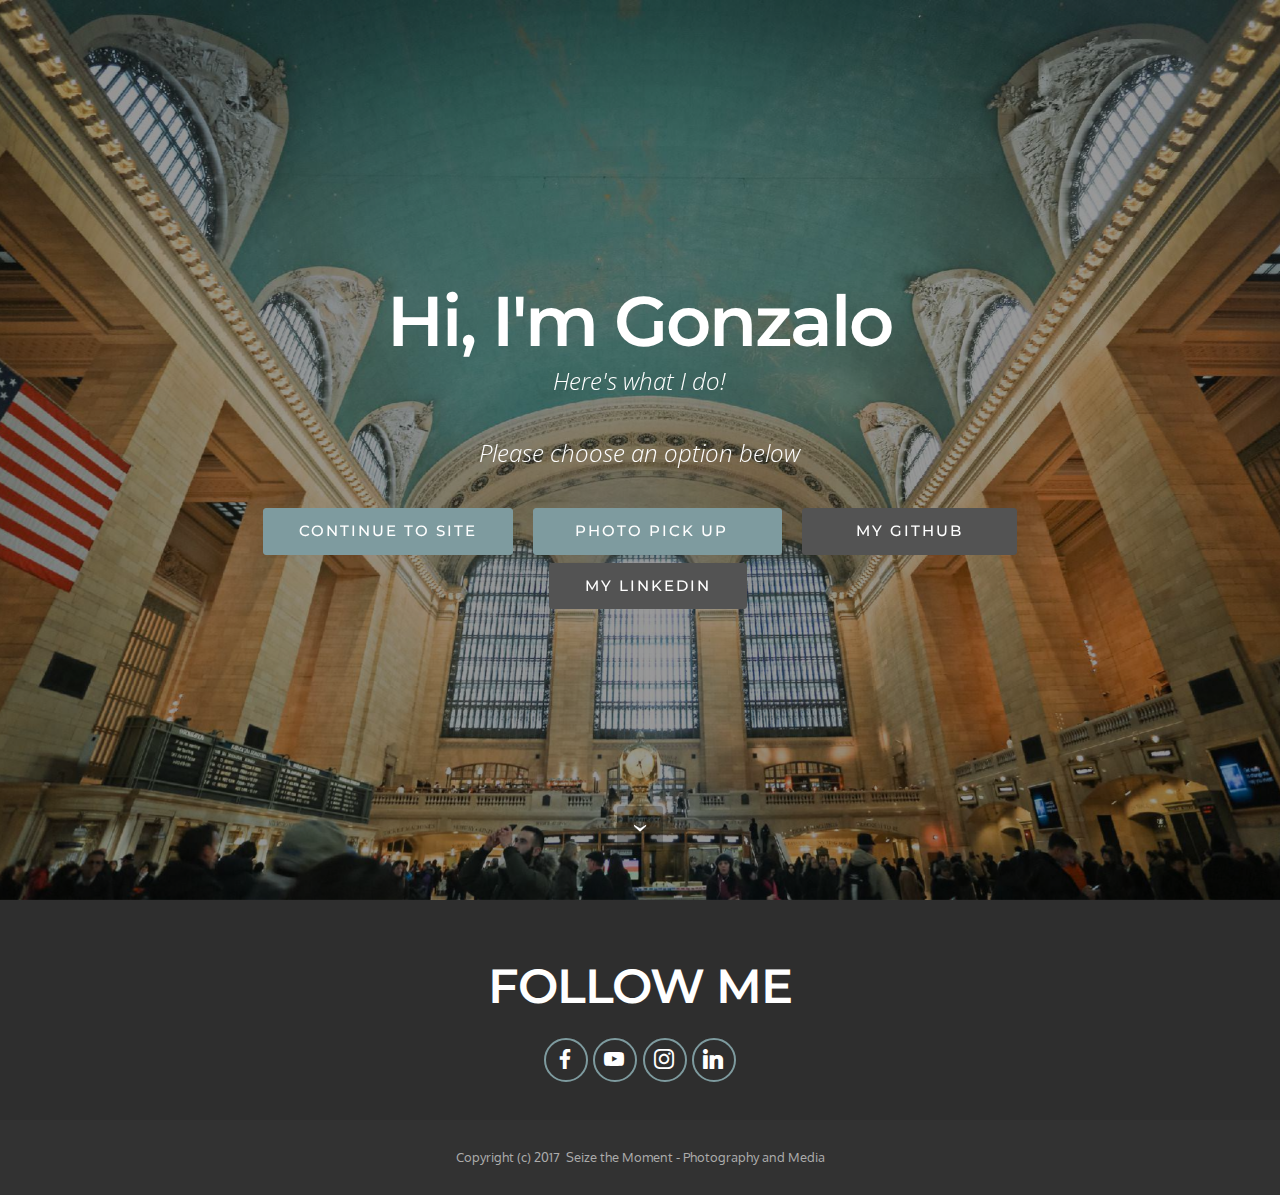
<file: index.html>
<!DOCTYPE html>
<html>
<head>
  <!-- Site made with Mobirise Website Builder v4.3.0, https://mobirise.com -->
  <meta charset="UTF-8">
  <meta http-equiv="X-UA-Compatible" content="IE=edge">
  <meta name="generator" content="Mobirise v4.3.0, mobirise.com">
  <meta name="viewport" content="width=device-width, initial-scale=1">
  <link rel="shortcut icon" href="assets/images/favicon-128x128.png" type="image/x-icon">
  <meta name="description" content="Choose your Craft">
  <title>STM - Choose your Craft</title>
  <link rel="stylesheet" href="https://fonts.googleapis.com/css?family=Montserrat:400,700">
  <link rel="stylesheet" href="https://fonts.googleapis.com/css?family=Raleway:100,100i,200,200i,300,300i,400,400i,500,500i,600,600i,700,700i,800,800i,900,900i">
  <link rel="stylesheet" href="assets/bootstrap-material-design-font/css/material.css">
  <link rel="stylesheet" href="https://fonts.googleapis.com/css?family=Lora:400,700,400italic,700italic&subset=latin">
  <link rel="stylesheet" href="assets/tether/tether.min.css">
  <link rel="stylesheet" href="assets/bootstrap/css/bootstrap.min.css">
  <link rel="stylesheet" href="assets/socicon/css/styles.css">
  <link rel="stylesheet" href="assets/theme/css/style.css">
  <link rel="stylesheet" href="assets/mobirise/css/mbr-additional.css" type="text/css">
  <!-- Global Site Tag (gtag.js) - Google Analytics -->
  <script async src="https://www.googletagmanager.com/gtag/js?id=UA-63341227-1"></script>
  <script>
     window.dataLayer = window.dataLayer || [];
     function gtag(){dataLayer.push(arguments)};
     gtag('js', new Date());

     gtag('config', 'UA-63341227-1');
  </script>
  <script>
      (function(h,o,t,j,a,r){
          h.hj=h.hj||function(){(h.hj.q=h.hj.q||[]).push(arguments)};
          h._hjSettings={hjid:644958,hjsv:5};
          a=o.getElementsByTagName('head')[0];
          r=o.createElement('script');r.async=1;
          r.src=t+h._hjSettings.hjid+j+h._hjSettings.hjsv;
          a.appendChild(r);
      })(window,document,'//static.hotjar.com/c/hotjar-','.js?sv=');
  </script>
</head>
<body>
<section class="mbr-section mbr-section-hero mbr-section-full mbr-section-with-arrow mbr-parallax-background" id="header1-1" data-rv-view="2" style="background-image: url(assets/images/zt9a7648-2000x1333.jpg);">

    <div class="mbr-overlay" style="opacity: 0.4; background-color: rgb(0, 0, 0);"></div>

    <div class="mbr-table-cell">

        <div class="container">
            <div class="row">
                <div class="mbr-section col-md-10 col-md-offset-1 text-xs-center">

                    <h1 class="mbr-section-title display-1">Hi, I'm Gonzalo</h1>
                    <p class="mbr-section-lead lead">Here's what I do!<br><br>Please choose an option below<br></p>
                    <div class="mbr-section-btn"><a class="btn btn-lg btn-secondary" href="overview.html">CONTINUE TO SITE</a> <a class="btn btn-lg btn-secondary" href="HTTP://P.STM.PM" target="_blank">&nbsp;PHOTO PICK UP &nbsp;&nbsp;</a> <a class="btn btn-lg btn-black" href="http://github.com/rodro" target="_blank">&nbsp; &nbsp;MY GITHUB &nbsp;&nbsp;</a> <a class="btn btn-lg btn-black" href="http://www.linkedin.com/in/grodri" target="_blank">MY LINKEDIN</a>  </div>
                </div>
            </div>
        </div>
    </div>

    <div class="mbr-arrow mbr-arrow-floating" aria-hidden="true"><a href="#social-buttons4-o"><i class="mbr-arrow-icon"></i></a></div>

</section>

<section class="engine"><a href="https://mobirise.co/h">make a website</a></section><section class="mbr-section mbr-section-md-padding" id="social-buttons4-o" data-rv-view="5" style="background-color: rgb(46, 46, 46); padding-top: 60px; padding-bottom: 30px;">

    <div class="container">
        <div class="row">
            <div class="col-md-8 col-md-offset-2 text-xs-center">
                <h3 class="mbr-section-title display-2">FOLLOW ME</h3>
                <div> <a class="btn btn-social" title="Facebook" target="_blank" href="https://www.facebook.com/FB.GONZALO"><i class="socicon socicon-facebook"></i></a>  <a class="btn btn-social" title="YouTube" target="_blank" href="https://www.youtube.com/channel/UCMy2Os9omkQROj7kJioefTQ/videos"><i class="socicon socicon-youtube"></i></a> <a class="btn btn-social" title="Instagram" target="_blank" href="https://www.instagram.com/rodros/"><i class="socicon socicon-instagram"></i></a>   <a class="btn btn-social" title="LinkedIn" target="_blank" href="https://www.linkedin.com/in/grodri"><i class="socicon socicon-linkedin"></i></a>   </div>
            </div>
        </div>
    </div>
</section>

<footer class="mbr-small-footer mbr-section mbr-section-nopadding" id="footer1-m" data-rv-view="0" style="background-color: rgb(50, 50, 50); padding-top: 1.75rem; padding-bottom: 1.75rem;">

    <div class="container text-xs-center">
        <p>Copyright (c) 2017 &nbsp;Seize the Moment - Photography and Media</p>
    </div>
</footer>


  <script src="assets/web/assets/jquery/jquery.min.js"></script>
  <script src="assets/tether/tether.min.js"></script>
  <script src="assets/bootstrap/js/bootstrap.min.js"></script>
  <script src="assets/smooth-scroll/smooth-scroll.js"></script>
  <script src="assets/jarallax/jarallax.js"></script>
  <script src="assets/theme/js/script.js"></script>


</body>
</html>
</file>
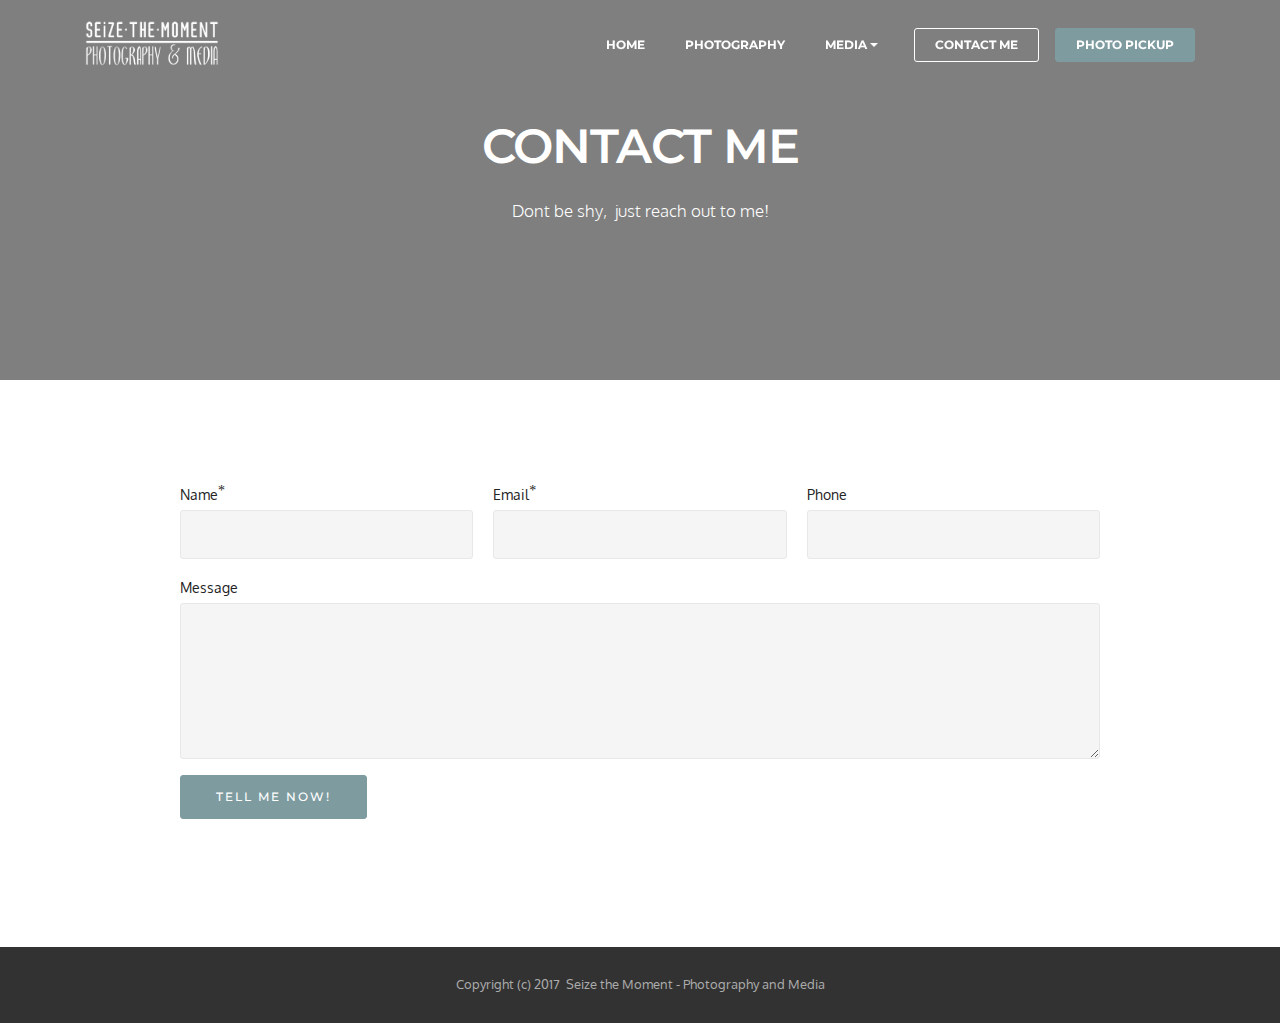
<file: contact.html>
<!DOCTYPE html>
<html>
   <head>
      <!-- Site made with Mobirise Website Builder v4.3.0, https://mobirise.com -->
      <meta charset="UTF-8">
      <meta http-equiv="X-UA-Compatible" content="IE=edge">
      <meta name="generator" content="Mobirise v4.3.0, mobirise.com">
      <meta name="viewport" content="width=device-width, initial-scale=1">
      <link rel="shortcut icon" href="assets/images/favicon-128x128.png" type="image/x-icon">
      <meta name="description" content="Contact me">
      <title>STM - Contact me</title>
      <link rel="stylesheet" href="https://fonts.googleapis.com/css?family=Lora:400,700,400italic,700italic&subset=latin">
      <link rel="stylesheet" href="https://fonts.googleapis.com/css?family=Raleway:100,100i,200,200i,300,300i,400,400i,500,500i,600,600i,700,700i,800,800i,900,900i">
      <link rel="stylesheet" href="assets/bootstrap-material-design-font/css/material.css">
      <link rel="stylesheet" href="https://fonts.googleapis.com/css?family=Montserrat:400,700">
      <link rel="stylesheet" href="assets/tether/tether.min.css">
      <link rel="stylesheet" href="assets/bootstrap/css/bootstrap.min.css">
      <link rel="stylesheet" href="assets/dropdown/css/style.css">
      <link rel="stylesheet" href="assets/theme/css/style.css">
      <link rel="stylesheet" href="assets/mobirise/css/mbr-additional.css" type="text/css">
      <!-- Global Site Tag (gtag.js) - Google Analytics -->
      <script async src="https://www.googletagmanager.com/gtag/js?id=UA-63341227-1"></script>
      <script>
         window.dataLayer = window.dataLayer || [];
         function gtag(){dataLayer.push(arguments)};
         gtag('js', new Date());

         gtag('config', 'UA-63341227-1');
      </script>
      <!-- Hotjar Tracking Code for stm.pm -->
      <script>
          (function(h,o,t,j,a,r){
              h.hj=h.hj||function(){(h.hj.q=h.hj.q||[]).push(arguments)};
              h._hjSettings={hjid:644958,hjsv:5};
              a=o.getElementsByTagName('head')[0];
              r=o.createElement('script');r.async=1;
              r.src=t+h._hjSettings.hjid+j+h._hjSettings.hjsv;
              a.appendChild(r);
          })(window,document,'//static.hotjar.com/c/hotjar-','.js?sv=');
      </script>
   </head>
   <body>
<section id="ext_menu-10" data-rv-view="303">

    <nav class="navbar navbar-dropdown transparent navbar-fixed-top bg-color">
        <div class="container">

            <div class="mbr-table">
                <div class="mbr-table-cell">

                    <div class="navbar-brand">
                        <a href="index.html" class="navbar-logo"><img src="assets/images/stm2013v2w-4-344x128.png" alt="Home"></a>

                    </div>

                </div>
                <div class="mbr-table-cell">

                    <button class="navbar-toggler pull-xs-right hidden-md-up" type="button" data-toggle="collapse" data-target="#exCollapsingNavbar">
                        <div class="hamburger-icon"></div>
                    </button>

                    <ul class="nav-dropdown collapse pull-xs-right nav navbar-nav navbar-toggleable-sm" id="exCollapsingNavbar"><li class="nav-item"><a class="nav-link link" href="overview.html">HOME</a></li><li class="nav-item"><a class="nav-link link" href="photo.html">PHOTOGRAPHY</a></li><li class="nav-item dropdown"><a class="nav-link link dropdown-toggle" href="media.html" data-toggle="dropdown-submenu" aria-expanded="false">MEDIA</a><div class="dropdown-menu"><a class="dropdown-item" href="media.html#msg-box8-1d">GRAPHIC DESIGN</a><a class="dropdown-item" href="media.html#msg-box8-1c">VIDEO</a><a class="dropdown-item" href="media.html#msg-box8-1a">WEB DEVELOPMENT</a></div></li><li class="nav-item nav-btn"><a class="nav-link btn btn-white btn-white-outline" href="contact.html">CONTACT ME</a></li><li class="nav-item nav-btn"><a class="nav-link btn btn-primary" href="HTTP://P.STM.PM" target="_blank">PHOTO PICKUP</a></li></ul>
                    <button hidden="" class="navbar-toggler navbar-close" type="button" data-toggle="collapse" data-target="#exCollapsingNavbar">
                        <div class="close-icon"></div>
                    </button>

                </div>
            </div>

        </div>
    </nav>

</section>

<section class="engine"><a href="https://mobirise.co/a">web page builder</a></section><section class="mbr-section mbr-after-navbar" id="content8-1j" data-bg-video="https://www.youtube.com/embed/VYEpjdhpc3w?rel=0&amp;amp;showinfo=0&amp;autoplay=0&amp;loop=0" data-rv-view="300" style="padding-top: 120px; padding-bottom: 120px;">

    <div class="mbr-overlay" style="opacity: 0.5; background-color: rgb(0, 0, 0);">
    </div>

    <div class="container">
        <h3 class="mbr-section-title display-2">CONTACT ME</h3>
        <div class="lead"><p>Dont be shy, &nbsp;just reach out to me!</p></div>
    </div>

</section>

<section class="mbr-section form1" id="form1-12" data-rv-view="305" style="background-color: rgb(255, 255, 255); padding-top: 0px; padding-bottom: 120px;">

    <div class="mbr-section mbr-section__container mbr-section__container--middle">
        <div class="container">
            <div class="row">
                <div class="col-xs-12 text-xs-center">
                    <h3 class="mbr-section-title display-2"><br></h3>
                    <small class="mbr-section-subtitle"></small>
                </div>
            </div>
        </div>
    </div>
    <div class="mbr-section mbr-section-nopadding">
        <div class="container">
            <div class="row">
                <div class="col-xs-12 col-lg-10 col-lg-offset-1" data-form-type="formoid">


                    <div data-form-alert="true">
                        <div hidden="" data-form-alert-success="true" class="alert alert-form alert-success text-xs-center">Thanks for filling out form!</div>
                    </div>


                    <form action="https://mobirise.com/" method="post" data-form-title="">

                        <input type="hidden" value="NxcILa3y7vNfmQdRuAY2HRsGole7N5EnLFnQGLul0hVNPRsKnXZkMMG4YRLGs2gVhSXv7RIX3C2CUZF0lreA3y7taK4XasjIntKRi1f7z0I7Cs3+OylCKB78CagbFe2H" data-form-email="true">

                        <div class="row row-sm-offset">

                            <div class="col-xs-12 col-md-4">
                                <div class="form-group">
                                    <label class="form-control-label" for="form1-12-name">Name<span class="form-asterisk">*</span></label>
                                    <input type="text" class="form-control" name="name" required="" data-form-field="Name" id="form1-12-name">
                                </div>
                            </div>

                            <div class="col-xs-12 col-md-4">
                                <div class="form-group">
                                    <label class="form-control-label" for="form1-12-email">Email<span class="form-asterisk">*</span></label>
                                    <input type="email" class="form-control" name="email" required="" data-form-field="Email" id="form1-12-email">
                                </div>
                            </div>

                            <div class="col-xs-12 col-md-4">
                                <div class="form-group">
                                    <label class="form-control-label" for="form1-12-phone">Phone</label>
                                    <input type="tel" class="form-control" name="phone" data-form-field="Phone" id="form1-12-phone">
                                </div>
                            </div>

                        </div>

                        <div class="form-group">
                            <label class="form-control-label" for="form1-12-message">Message</label>
                            <textarea class="form-control" name="message" rows="7" data-form-field="Message" id="form1-12-message"></textarea>
                        </div>

                        <div><button type="submit" class="btn btn-primary">TELL ME NOW!</button></div>

                    </form>
                </div>
            </div>
        </div>
    </div>
</section>

<footer class="mbr-small-footer mbr-section mbr-section-nopadding" id="footer1-m" data-rv-view="314" style="background-color: rgb(50, 50, 50); padding-top: 1.75rem; padding-bottom: 1.75rem;">

    <div class="container text-xs-center">
        <p>Copyright (c) 2017 &nbsp;Seize the Moment - Photography and Media</p>
    </div>
</footer>


  <script src="assets/web/assets/jquery/jquery.min.js"></script>
  <script src="assets/tether/tether.min.js"></script>
  <script src="assets/bootstrap/js/bootstrap.min.js"></script>
  <script src="assets/smooth-scroll/smooth-scroll.js"></script>
  <script src="assets/jquery-mb-ytplayer/jquery.mb.ytplayer.min.js"></script>
  <script src="assets/dropdown/js/script.min.js"></script>
  <script src="assets/touch-swipe/jquery.touch-swipe.min.js"></script>
  <script src="assets/theme/js/script.js"></script>
  <script src="assets/formoid/formoid.min.js"></script>


</body>
</html>
</file>
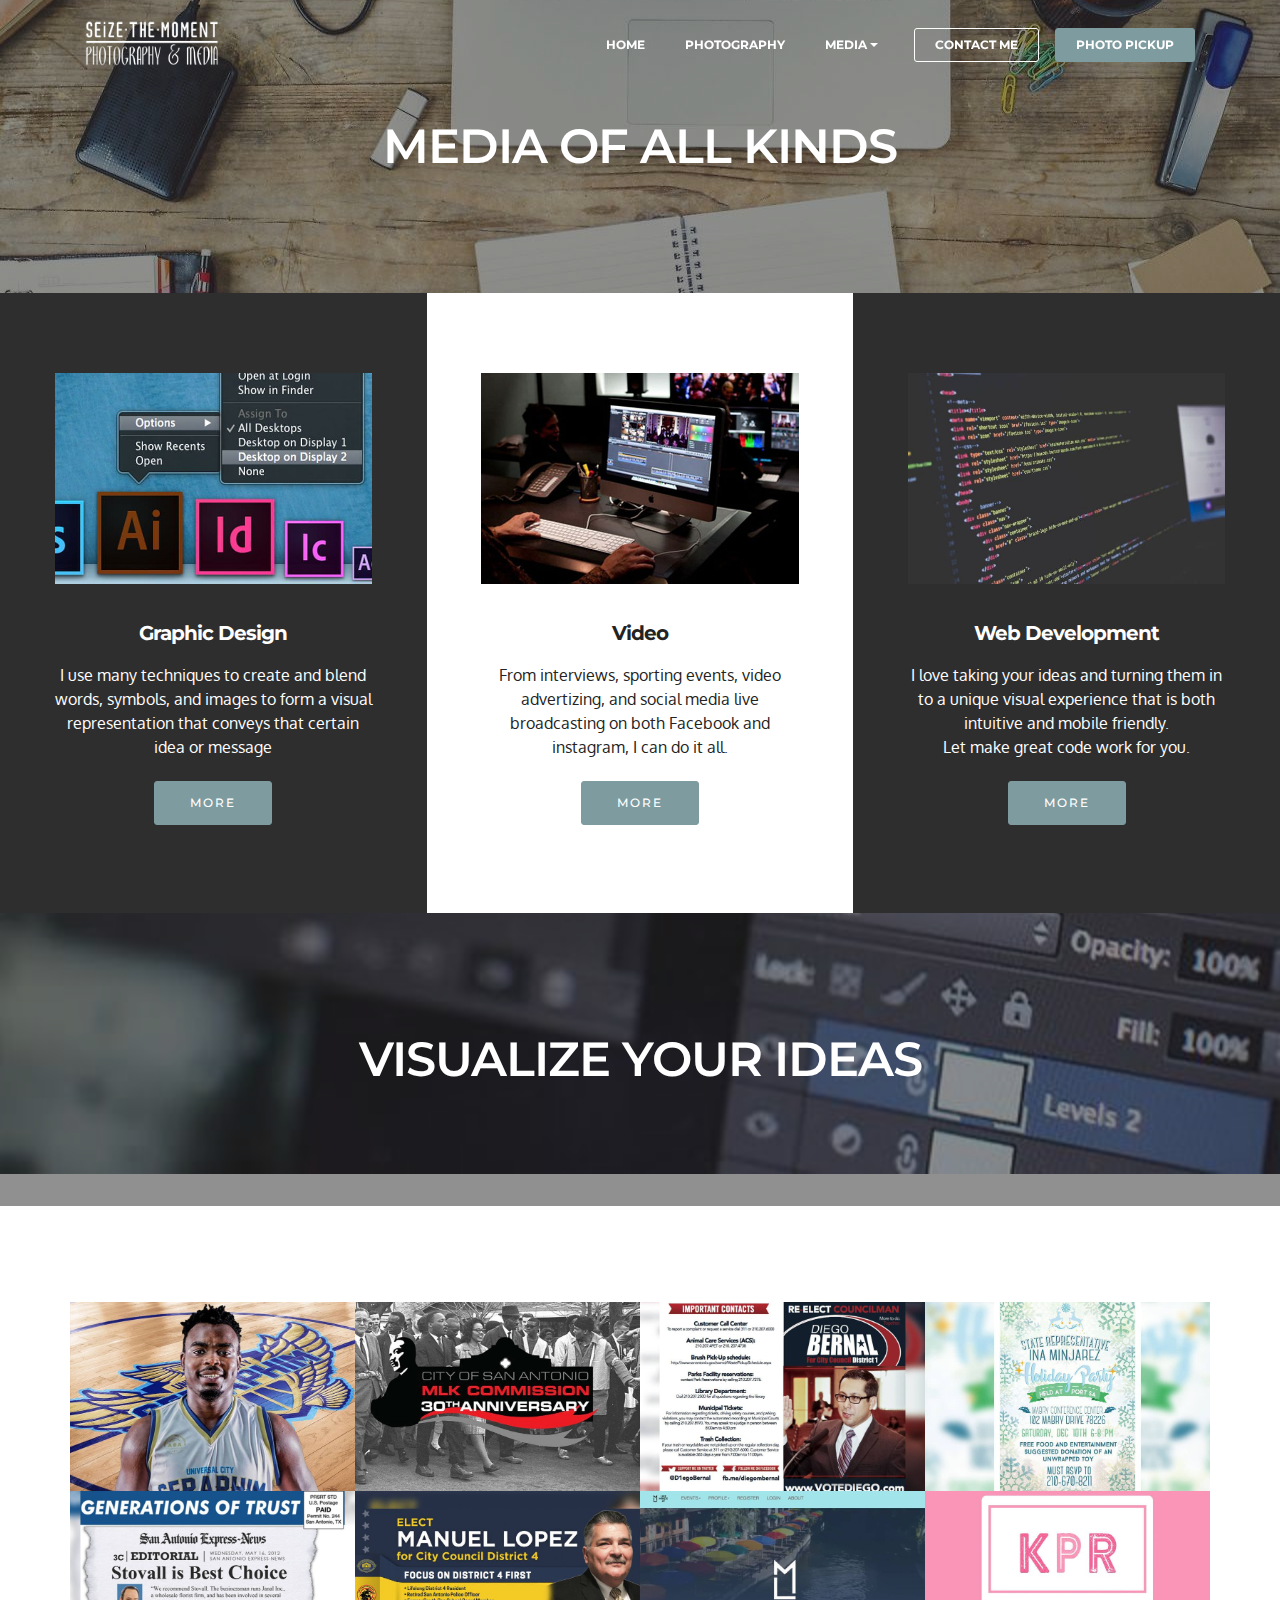
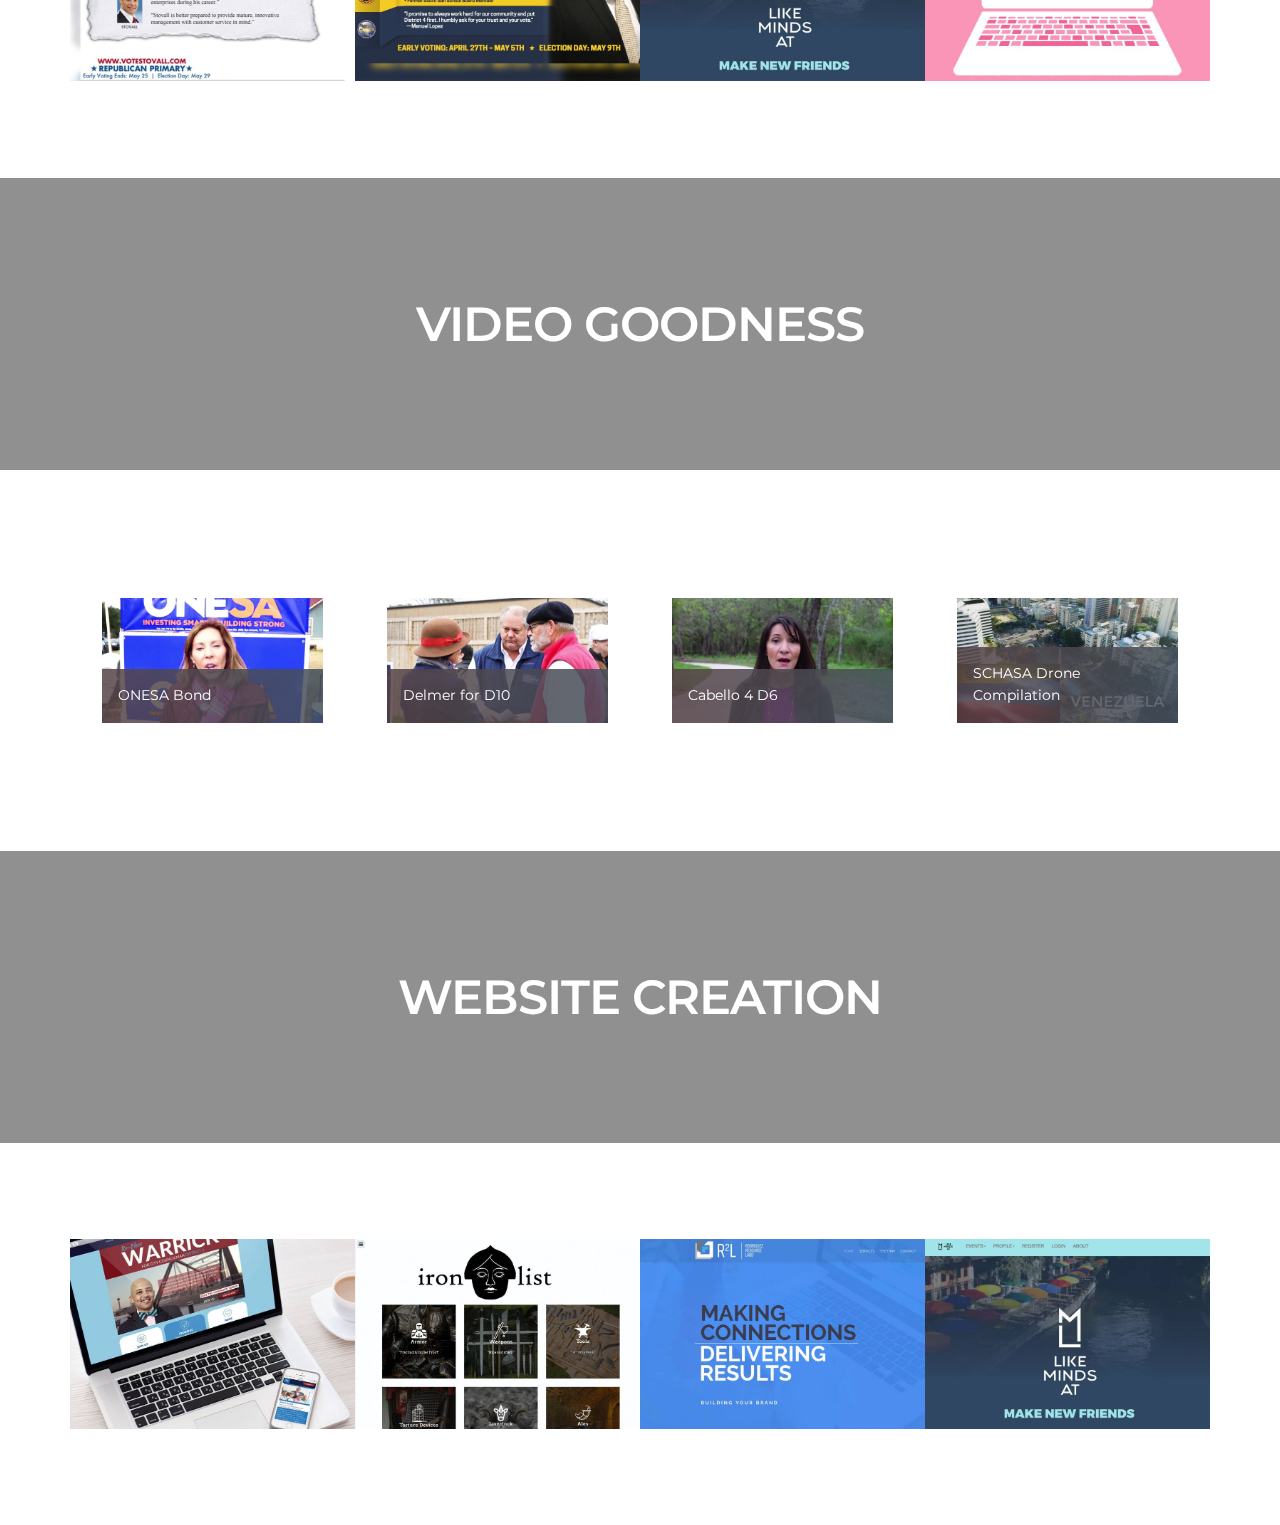
<file: media.html>
<!DOCTYPE html>
<html>
<head>
  <!-- Site made with Mobirise Website Builder v4.3.0, https://mobirise.com -->
  <meta charset="UTF-8">
  <meta http-equiv="X-UA-Compatible" content="IE=edge">
  <meta name="generator" content="Mobirise v4.3.0, mobirise.com">
  <meta name="viewport" content="width=device-width, initial-scale=1">
  <link rel="shortcut icon" href="assets/images/favicon-128x128.png" type="image/x-icon">
  <meta name="description" content="STM Media Types">
  <title>STM - Media Types</title>
  <link rel="stylesheet" href="assets/bootstrap-material-design-font/css/material.css">
  <link rel="stylesheet" href="assets/et-line-font-plugin/style.css">
  <link rel="stylesheet" href="https://fonts.googleapis.com/css?family=Montserrat:400,700">
  <link rel="stylesheet" href="https://fonts.googleapis.com/css?family=Raleway:100,100i,200,200i,300,300i,400,400i,500,500i,600,600i,700,700i,800,800i,900,900i">
  <link rel="stylesheet" href="https://fonts.googleapis.com/css?family=Lora:400,700,400italic,700italic&subset=latin">
  <link rel="stylesheet" href="assets/tether/tether.min.css">
  <link rel="stylesheet" href="assets/bootstrap/css/bootstrap.min.css">
  <link rel="stylesheet" href="assets/dropdown/css/style.css">
  <link rel="stylesheet" href="assets/theme/css/style.css">
  <link rel="stylesheet" href="assets/mobirise-gallery/style.css">
  <link rel="stylesheet" href="assets/mobirise/css/mbr-additional.css" type="text/css">
  <!-- Global Site Tag (gtag.js) - Google Analytics -->
  <script async src="https://www.googletagmanager.com/gtag/js?id=UA-63341227-1"></script>
  <script>
     window.dataLayer = window.dataLayer || [];
     function gtag(){dataLayer.push(arguments)};
     gtag('js', new Date());

     gtag('config', 'UA-63341227-1');
  </script>
  <script>
      (function(h,o,t,j,a,r){
          h.hj=h.hj||function(){(h.hj.q=h.hj.q||[]).push(arguments)};
          h._hjSettings={hjid:644958,hjsv:5};
          a=o.getElementsByTagName('head')[0];
          r=o.createElement('script');r.async=1;
          r.src=t+h._hjSettings.hjid+j+h._hjSettings.hjsv;
          a.appendChild(r);
      })(window,document,'//static.hotjar.com/c/hotjar-','.js?sv=');
  </script>
</head>
<body>
<section id="ext_menu-6" data-rv-view="67">

    <nav class="navbar navbar-dropdown transparent navbar-fixed-top bg-color">
        <div class="container">

            <div class="mbr-table">
                <div class="mbr-table-cell">

                    <div class="navbar-brand">
                        <a href="index.html" class="navbar-logo"><img src="assets/images/stm2013v2w-4-344x128.png" alt="Home"></a>

                    </div>

                </div>
                <div class="mbr-table-cell">

                    <button class="navbar-toggler pull-xs-right hidden-md-up" type="button" data-toggle="collapse" data-target="#exCollapsingNavbar">
                        <div class="hamburger-icon"></div>
                    </button>

                    <ul class="nav-dropdown collapse pull-xs-right nav navbar-nav navbar-toggleable-sm" id="exCollapsingNavbar"><li class="nav-item"><a class="nav-link link" href="overview.html">HOME</a></li><li class="nav-item"><a class="nav-link link" href="photo.html">PHOTOGRAPHY</a></li><li class="nav-item dropdown"><a class="nav-link link dropdown-toggle" href="media.html" data-toggle="dropdown-submenu" aria-expanded="false">MEDIA</a><div class="dropdown-menu"><a class="dropdown-item" href="media.html#msg-box8-1d">GRAPHIC DESIGN</a><a class="dropdown-item" href="media.html#msg-box8-1c">VIDEO</a><a class="dropdown-item" href="media.html#msg-box8-1a">WEB DEVELOPMENT</a></div></li><li class="nav-item nav-btn"><a class="nav-link btn btn-white btn-white-outline" href="contact.html">CONTACT ME</a></li><li class="nav-item nav-btn"><a class="nav-link btn btn-primary" href="HTTP://P.STM.PM" target="_blank">PHOTO PICKUP</a></li></ul>
                    <button hidden="" class="navbar-toggler navbar-close" type="button" data-toggle="collapse" data-target="#exCollapsingNavbar">
                        <div class="close-icon"></div>
                    </button>

                </div>
            </div>

        </div>
    </nav>

</section>

<section class="engine"><a href="https://mobirise.co/h">how to make a website</a></section><section class="mbr-section article mbr-parallax-background mbr-after-navbar" id="msg-box8-r" data-rv-view="69" style="background-image: url(assets/images/studyy-1280x854.jpg); padding-top: 120px; padding-bottom: 120px;">

    <div class="mbr-overlay" style="opacity: 0.5; background-color: rgb(34, 34, 34);">
    </div>
    <div class="container">
        <div class="row">
            <div class="col-md-8 col-md-offset-2 text-xs-center">
                <h3 class="mbr-section-title display-2">MEDIA OF ALL KINDS</h3>
                <div class="lead"></div>

            </div>
        </div>
    </div>

</section>

<section class="mbr-cards mbr-section mbr-section-nopadding" id="features1-p" data-rv-view="72" style="background-color: rgb(255, 255, 255);">



    <div class="mbr-cards-row row striped">

        <div class="mbr-cards-col col-xs-12 col-lg-4" style="padding-top: 80px; padding-bottom: 80px;">
            <div class="container">
                <div class="card cart-block">
                    <div class="card-img"><img src="assets/images/adobe-600x400.jpg" class="card-img-top"></div>
                    <div class="card-block">
                        <h4 class="card-title">Graphic Design</h4>
                        <h5 class="card-subtitle"></h5>
                        <p class="card-text">I use many techniques to create and blend words, symbols, and images to form a visual representation that conveys that certain idea or message</p>
                        <div class="card-btn"><a href="media.html#msg-box8-1d" class="btn btn-primary">MORE</a></div>
                    </div>
                </div>
            </div>
        </div>
        <div class="mbr-cards-col col-xs-12 col-lg-4" style="padding-top: 80px; padding-bottom: 80px;">
            <div class="container">
                <div class="card cart-block">
                    <div class="card-img"><a href="media.html#msg-box2-v"><img src="assets/images/editing-600x400.jpg" class="card-img-top" alt="Video" title="Video"></a></div>
                    <div class="card-block">
                        <h4 class="card-title">Video</h4>
                        <h5 class="card-subtitle"></h5>
                        <p class="card-text">From interviews, sporting events, video advertizing, and social media live broadcasting on both Facebook and instagram, I can do it all.<br></p>
                        <div class="card-btn"><a href="media.html#msg-box8-1c" class="btn btn-primary">MORE</a></div>
                    </div>
                </div>
            </div>
        </div>
        <div class="mbr-cards-col col-xs-12 col-lg-4" style="padding-top: 80px; padding-bottom: 80px;">
            <div class="container">
                <div class="card cart-block">
                    <div class="card-img"><img src="assets/images/web-600x400.jpg" class="card-img-top"></div>
                    <div class="card-block">
                        <h4 class="card-title">Web Development</h4>
                        <h5 class="card-subtitle"></h5>
                        <p class="card-text">I love taking your ideas and turning them in to a unique visual experience that is both intuitive and mobile friendly.<br>Let make great code work for you.</p>
                        <div class="card-btn"><a href="media.html#msg-box8-1a" class="btn btn-primary">MORE</a></div>
                    </div>
                </div>
            </div>
        </div>



    </div>
</section>

<section class="mbr-section article mbr-parallax-background" id="msg-box8-1d" data-rv-view="75" style="background-image: url(assets/images/ps-640x358.jpg); padding-top: 120px; padding-bottom: 120px;">

    <div class="mbr-overlay" style="opacity: 0.5; background-color: rgb(34, 34, 34);">
    </div>
    <div class="container">
        <div class="row">
            <div class="col-md-8 col-md-offset-2 text-xs-center">
                <h3 class="mbr-section-title display-2">VISUALIZE YOUR IDEAS</h3>
                <div class="lead"></div>

            </div>
        </div>
    </div>

</section>

<section class="mbr-gallery mbr-section mbr-section-nopadding mbr-slider-carousel" data-filter="false" id="gallery2-1f" data-rv-view="78" style="padding-top: 6rem; padding-bottom: 6rem;">
    <!-- Filter -->


    <!-- Gallery -->
    <div class="mbr-gallery-row container">
        <div class=" mbr-gallery-layout-default">
            <div>
                <div>
                    <div class="mbr-gallery-item mbr-gallery-item__mobirise3 mbr-gallery-item--p0" data-video-url="false" data-tags="Awesome">
                        <div href="#lb-gallery2-1f" data-slide-to="0" data-toggle="modal">



                            <img src="assets/images/06-1600x1067-800x533-800x533.jpg" alt="">

                            <span class="icon-focus"></span>

                        </div>
                    </div><div class="mbr-gallery-item mbr-gallery-item__mobirise3 mbr-gallery-item--p0" data-video-url="false" data-tags="Responsive">
                        <div href="#lb-gallery2-1f" data-slide-to="1" data-toggle="modal">



                            <img src="assets/images/mlk2-2000x1333-800x533-800x533.jpg" alt="">

                            <span class="icon-focus"></span>

                        </div>
                    </div><div class="mbr-gallery-item mbr-gallery-item__mobirise3 mbr-gallery-item--p0" data-video-url="false" data-tags="Creative">
                        <div href="#lb-gallery2-1f" data-slide-to="2" data-toggle="modal">



                            <img src="assets/images/d1-2000x1333-800x533.jpg" alt="">

                            <span class="icon-focus"></span>

                        </div>
                    </div><div class="mbr-gallery-item mbr-gallery-item__mobirise3 mbr-gallery-item--p0" data-video-url="false" data-tags="Animated">
                        <div href="#lb-gallery2-1f" data-slide-to="3" data-toggle="modal">



                            <img src="assets/images/124-2000x1333-800x533-800x533.jpg" alt="">

                            <span class="icon-focus"></span>

                        </div>
                    </div><div class="mbr-gallery-item mbr-gallery-item__mobirise3 mbr-gallery-item--p0" data-video-url="false" data-tags="Awesome">
                        <div href="#lb-gallery2-1f" data-slide-to="4" data-toggle="modal">



                            <img src="assets/images/sto-2000x1333-800x533.jpg" alt="">

                            <span class="icon-focus"></span>

                        </div>
                    </div><div class="mbr-gallery-item mbr-gallery-item__mobirise3 mbr-gallery-item--p0" data-video-url="false" data-tags="Beautiful">
                        <div href="#lb-gallery2-1f" data-slide-to="5" data-toggle="modal">



                            <img src="assets/images/mld4-2000x1333-800x533.jpg" alt="">

                            <span class="icon-focus"></span>

                        </div>
                    </div><div class="mbr-gallery-item mbr-gallery-item__mobirise3 mbr-gallery-item--p0" data-video-url="false" data-tags="Responsive">
                        <div href="#lb-gallery2-1f" data-slide-to="6" data-toggle="modal">



                            <img src="assets/images/likeminds-2000x1333-800x533-800x533.jpg" alt="">

                            <span class="icon-focus"></span>

                        </div>
                    </div><div class="mbr-gallery-item mbr-gallery-item__mobirise3 mbr-gallery-item--p0" data-video-url="false" data-tags="Animated">
                        <div href="#lb-gallery2-1f" data-slide-to="7" data-toggle="modal">



                            <img src="assets/images/krcard-2000x1333-800x533.jpg" alt="">

                            <span class="icon-focus"></span>

                        </div>
                    </div>
                </div>
            </div>
            <div class="clearfix"></div>
        </div>
    </div>

    <!-- Lightbox -->
    <div data-app-prevent-settings="" class="mbr-slider modal fade carousel slide" tabindex="-1" data-keyboard="true" data-interval="false" id="lb-gallery2-1f">
        <div class="modal-dialog">
            <div class="modal-content">
                <div class="modal-body">
                    <ol class="carousel-indicators">
                        <li data-app-prevent-settings="" data-target="#lb-gallery2-1f" data-slide-to="0"></li><li data-app-prevent-settings="" data-target="#lb-gallery2-1f" data-slide-to="1"></li><li data-app-prevent-settings="" data-target="#lb-gallery2-1f" data-slide-to="2"></li><li data-app-prevent-settings="" data-target="#lb-gallery2-1f" data-slide-to="3"></li><li data-app-prevent-settings="" data-target="#lb-gallery2-1f" data-slide-to="4"></li><li data-app-prevent-settings="" data-target="#lb-gallery2-1f" data-slide-to="5"></li><li data-app-prevent-settings="" data-target="#lb-gallery2-1f" data-slide-to="6"></li><li data-app-prevent-settings="" data-target="#lb-gallery2-1f" class=" active" data-slide-to="7"></li>
                    </ol>
                    <div class="carousel-inner">
                        <div class="carousel-item">
                            <img src="assets/images/06-1600x1067-800x533.jpg" alt="">
                        </div><div class="carousel-item">
                            <img src="assets/images/mlk2-2000x1333-800x533.jpg" alt="">
                        </div><div class="carousel-item">
                            <img src="assets/images/d1-2000x1333.jpg" alt="">
                        </div><div class="carousel-item">
                            <img src="assets/images/124-2000x1333-800x533.jpg" alt="">
                        </div><div class="carousel-item">
                            <img src="assets/images/sto-2000x1333.jpg" alt="">
                        </div><div class="carousel-item">
                            <img src="assets/images/mld4-2000x1333.jpg" alt="">
                        </div><div class="carousel-item">
                            <img src="assets/images/likeminds-2000x1333-800x533.jpg" alt="">
                        </div><div class="carousel-item active">
                            <img src="assets/images/krcard-2000x1333.jpg" alt="">
                        </div>
                    </div>
                    <a class="left carousel-control" role="button" data-slide="prev" href="#lb-gallery2-1f">
                        <span class="icon-prev" aria-hidden="true"></span>
                        <span class="sr-only">Previous</span>
                    </a>
                    <a class="right carousel-control" role="button" data-slide="next" href="#lb-gallery2-1f">
                        <span class="icon-next" aria-hidden="true"></span>
                        <span class="sr-only">Next</span>
                    </a>

                    <a class="close" href="#" role="button" data-dismiss="modal">
                        <span aria-hidden="true">×</span>
                        <span class="sr-only">Close</span>
                    </a>
                </div>
            </div>
        </div>
    </div>
</section>

<section class="mbr-section article mbr-parallax-background" id="msg-box8-1c" data-rv-view="113" style="background-image: url(assets/images/video2-770x514.png); padding-top: 120px; padding-bottom: 120px;">

    <div class="mbr-overlay" style="opacity: 0.5; background-color: rgb(34, 34, 34);">
    </div>
    <div class="container">
        <div class="row">
            <div class="col-md-8 col-md-offset-2 text-xs-center">
                <h3 class="mbr-section-title display-2">VIDEO GOODNESS</h3>
                <div class="lead"></div>

            </div>
        </div>
    </div>

</section>

<section class="mbr-gallery mbr-section mbr-section-nopadding mbr-slider-carousel" data-filter="false" id="gallery2-x" data-rv-view="116" style="padding-top: 6rem; padding-bottom: 6rem;">
    <!-- Filter -->


    <!-- Gallery -->
    <div class="mbr-gallery-row container">
        <div class=" mbr-gallery-layout-default">
            <div>
                <div>
                    <div class="mbr-gallery-item mbr-gallery-item__mobirise3 mbr-gallery-item--p2 video-slide" data-video-url="https://www.youtube.com/watch?v=ciKJ7TBKlWw" data-tags="Awesome">
                        <div href="#lb-gallery2-x" data-slide-to="0" data-toggle="modal">
                            <div></div>
                            <img alt="" src="assets/images/2017-8-4-0-27-54-198178.jpg">


                            <span class="icon-video"></span>

                            <span class="mbr-gallery-title">ONESA Bond</span>
                        </div>
                    </div><div class="mbr-gallery-item mbr-gallery-item__mobirise3 mbr-gallery-item--p2 video-slide" data-video-url="https://www.youtube.com/watch?v=07CFwKk5_nE&amp;t=6s" data-tags="Responsive">
                        <div href="#lb-gallery2-x" data-slide-to="1" data-toggle="modal">
                            <div></div>
                            <img alt="" src="assets/images/2017-8-4-0-26-36-71240.jpg">


                            <span class="icon-video"></span>

                            <span class="mbr-gallery-title">Delmer for D10</span>
                        </div>
                    </div><div class="mbr-gallery-item mbr-gallery-item__mobirise3 mbr-gallery-item--p2 video-slide" data-video-url="https://www.youtube.com/watch?v=S6__mleQeqc" data-tags="Responsive">
                        <div href="#lb-gallery2-x" data-slide-to="2" data-toggle="modal">
                            <div></div>
                            <img alt="" src="assets/images/2017-8-4-0-29-28-426666.jpg">


                            <span class="icon-video"></span>

                            <span class="mbr-gallery-title">Cabello 4 D6</span>
                        </div>
                    </div><div class="mbr-gallery-item mbr-gallery-item__mobirise3 mbr-gallery-item--p2 video-slide" data-video-url="https://www.youtube.com/watch?v=5S0AI01Khag" data-tags="Awesome">
                        <div href="#lb-gallery2-x" data-slide-to="3" data-toggle="modal">
                            <div></div>
                            <img alt="" src="assets/images/2017-8-4-0-26-36-71241.jpg">


                            <span class="icon-video"></span>

                            <span class="mbr-gallery-title">SCHASA Drone Compilation</span>
                        </div>
                    </div>
                </div>
            </div>
            <div class="clearfix"></div>
        </div>
    </div>

    <!-- Lightbox -->
    <div data-app-prevent-settings="" class="mbr-slider modal fade carousel slide" tabindex="-1" data-keyboard="true" data-interval="false" id="lb-gallery2-x">
        <div class="modal-dialog">
            <div class="modal-content">
                <div class="modal-body">
                    <ol class="carousel-indicators">
                        <li data-app-prevent-settings="" data-target="#lb-gallery2-x" data-slide-to="0"></li><li data-app-prevent-settings="" data-target="#lb-gallery2-x" data-slide-to="1"></li><li data-app-prevent-settings="" data-target="#lb-gallery2-x" data-slide-to="2"></li><li data-app-prevent-settings="" data-target="#lb-gallery2-x" class=" active" data-slide-to="3"></li>
                    </ol>
                    <div class="carousel-inner">
                        <div class="carousel-item video-container">
                            <img src="assets/images/bike.jpg">
                        </div><div class="carousel-item video-container">
                            <img src="assets/images/code-man.jpg">
                        </div><div class="carousel-item video-container">
                            <img src="assets/images/windows-books.jpg">
                        </div><div class="carousel-item active video-container">
                            <img src="assets/images/bike.jpg">
                        </div>
                    </div>
                    <a class="left carousel-control" role="button" data-slide="prev" href="#lb-gallery2-x">
                        <span class="icon-prev" aria-hidden="true"></span>
                        <span class="sr-only">Previous</span>
                    </a>
                    <a class="right carousel-control" role="button" data-slide="next" href="#lb-gallery2-x">
                        <span class="icon-next" aria-hidden="true"></span>
                        <span class="sr-only">Next</span>
                    </a>

                    <a class="close" href="#" role="button" data-dismiss="modal">
                        <span aria-hidden="true">×</span>
                        <span class="sr-only">Close</span>
                    </a>
                </div>
            </div>
        </div>
    </div>
</section>

<section class="mbr-section article mbr-parallax-background" id="msg-box8-1a" data-rv-view="135" style="background-image: url(assets/images/background10-1920x1080.jpg); padding-top: 120px; padding-bottom: 120px;">

    <div class="mbr-overlay" style="opacity: 0.5; background-color: rgb(34, 34, 34);">
    </div>
    <div class="container">
        <div class="row">
            <div class="col-md-8 col-md-offset-2 text-xs-center">
                <h3 class="mbr-section-title display-2">WEBSITE CREATION</h3>
                <div class="lead"></div>

            </div>
        </div>
    </div>

</section>

<section class="mbr-gallery mbr-section mbr-section-nopadding mbr-slider-carousel" data-filter="false" id="gallery2-1b" data-rv-view="138" style="padding-top: 6rem; padding-bottom: 6rem;">
    <!-- Filter -->


    <!-- Gallery -->
    <div class="mbr-gallery-row container">
        <div class=" mbr-gallery-layout-default">
            <div>
                <div>
                    <div class="mbr-gallery-item mbr-gallery-item__mobirise3 mbr-gallery-item--p0" data-video-url="false" data-tags="Creative">
                        <div href="#lb-gallery2-1b" data-slide-to="0" data-toggle="modal">



                            <img src="assets/images/warrick2-2000x1333-800x533.jpg" alt="warrick">

                            <span class="icon-focus"></span>

                        </div>
                    </div><div class="mbr-gallery-item mbr-gallery-item__mobirise3 mbr-gallery-item--p0" data-video-url="false" data-tags="Animated">
                        <div href="#lb-gallery2-1b" data-slide-to="1" data-toggle="modal">



                            <img src="assets/images/ironlist-2000x1333-800x533.jpg" alt="">

                            <span class="icon-focus"></span>

                        </div>
                    </div><div class="mbr-gallery-item mbr-gallery-item__mobirise3 mbr-gallery-item--p0" data-video-url="false" data-tags="Animated">
                        <div href="#lb-gallery2-1b" data-slide-to="2" data-toggle="modal">



                            <img src="assets/images/r2labs-2000x1333-800x533.jpg" alt="">

                            <span class="icon-focus"></span>

                        </div>
                    </div><div class="mbr-gallery-item mbr-gallery-item__mobirise3 mbr-gallery-item--p0" data-video-url="false" data-tags="Animated">
                        <div href="#lb-gallery2-1b" data-slide-to="3" data-toggle="modal">



                            <img src="assets/images/likeminds-2000x1333-800x533.jpg" alt="">

                            <span class="icon-focus"></span>

                        </div>
                    </div>
                </div>
            </div>
            <div class="clearfix"></div>
        </div>
    </div>

    <!-- Lightbox -->
    <div data-app-prevent-settings="" class="mbr-slider modal fade carousel slide" tabindex="-1" data-keyboard="true" data-interval="false" id="lb-gallery2-1b">
        <div class="modal-dialog">
            <div class="modal-content">
                <div class="modal-body">
                    <ol class="carousel-indicators">
                        <li data-app-prevent-settings="" data-target="#lb-gallery2-1b" data-slide-to="0"></li><li data-app-prevent-settings="" data-target="#lb-gallery2-1b" data-slide-to="1"></li><li data-app-prevent-settings="" data-target="#lb-gallery2-1b" data-slide-to="2"></li><li data-app-prevent-settings="" data-target="#lb-gallery2-1b" class=" active" data-slide-to="3"></li>
                    </ol>
                    <div class="carousel-inner">
                        <div class="carousel-item">
                            <img src="assets/images/warrick2-2000x1333.jpg" alt="warrick">
                        </div><div class="carousel-item">
                            <img src="assets/images/ironlist-2000x1333.jpg" alt="">
                        </div><div class="carousel-item">
                            <img src="assets/images/r2labs-2000x1333.jpg" alt="">
                        </div><div class="carousel-item active">
                            <img src="assets/images/likeminds-2000x1333.jpg" alt="">
                        </div>
                    </div>
                    <a class="left carousel-control" role="button" data-slide="prev" href="#lb-gallery2-1b">
                        <span class="icon-prev" aria-hidden="true"></span>
                        <span class="sr-only">Previous</span>
                    </a>
                    <a class="right carousel-control" role="button" data-slide="next" href="#lb-gallery2-1b">
                        <span class="icon-next" aria-hidden="true"></span>
                        <span class="sr-only">Next</span>
                    </a>

                    <a class="close" href="#" role="button" data-dismiss="modal">
                        <span aria-hidden="true">×</span>
                        <span class="sr-only">Close</span>
                    </a>
                </div>
            </div>
        </div>
    </div>
</section>


  <script src="assets/web/assets/jquery/jquery.min.js"></script>
  <script src="assets/tether/tether.min.js"></script>
  <script src="assets/bootstrap/js/bootstrap.min.js"></script>
  <script src="assets/smooth-scroll/smooth-scroll.js"></script>
  <script src="assets/dropdown/js/script.min.js"></script>
  <script src="assets/jarallax/jarallax.js"></script>
  <script src="assets/masonry/masonry.pkgd.min.js"></script>
  <script src="assets/imagesloaded/imagesloaded.pkgd.min.js"></script>
  <script src="assets/bootstrap-carousel-swipe/bootstrap-carousel-swipe.js"></script>
  <script src="assets/touch-swipe/jquery.touch-swipe.min.js"></script>
  <script src="assets/theme/js/script.js"></script>
  <script src="assets/mobirise-gallery/player.min.js"></script>
  <script src="assets/mobirise-gallery/script.js"></script>


</body>
</html>
</file>
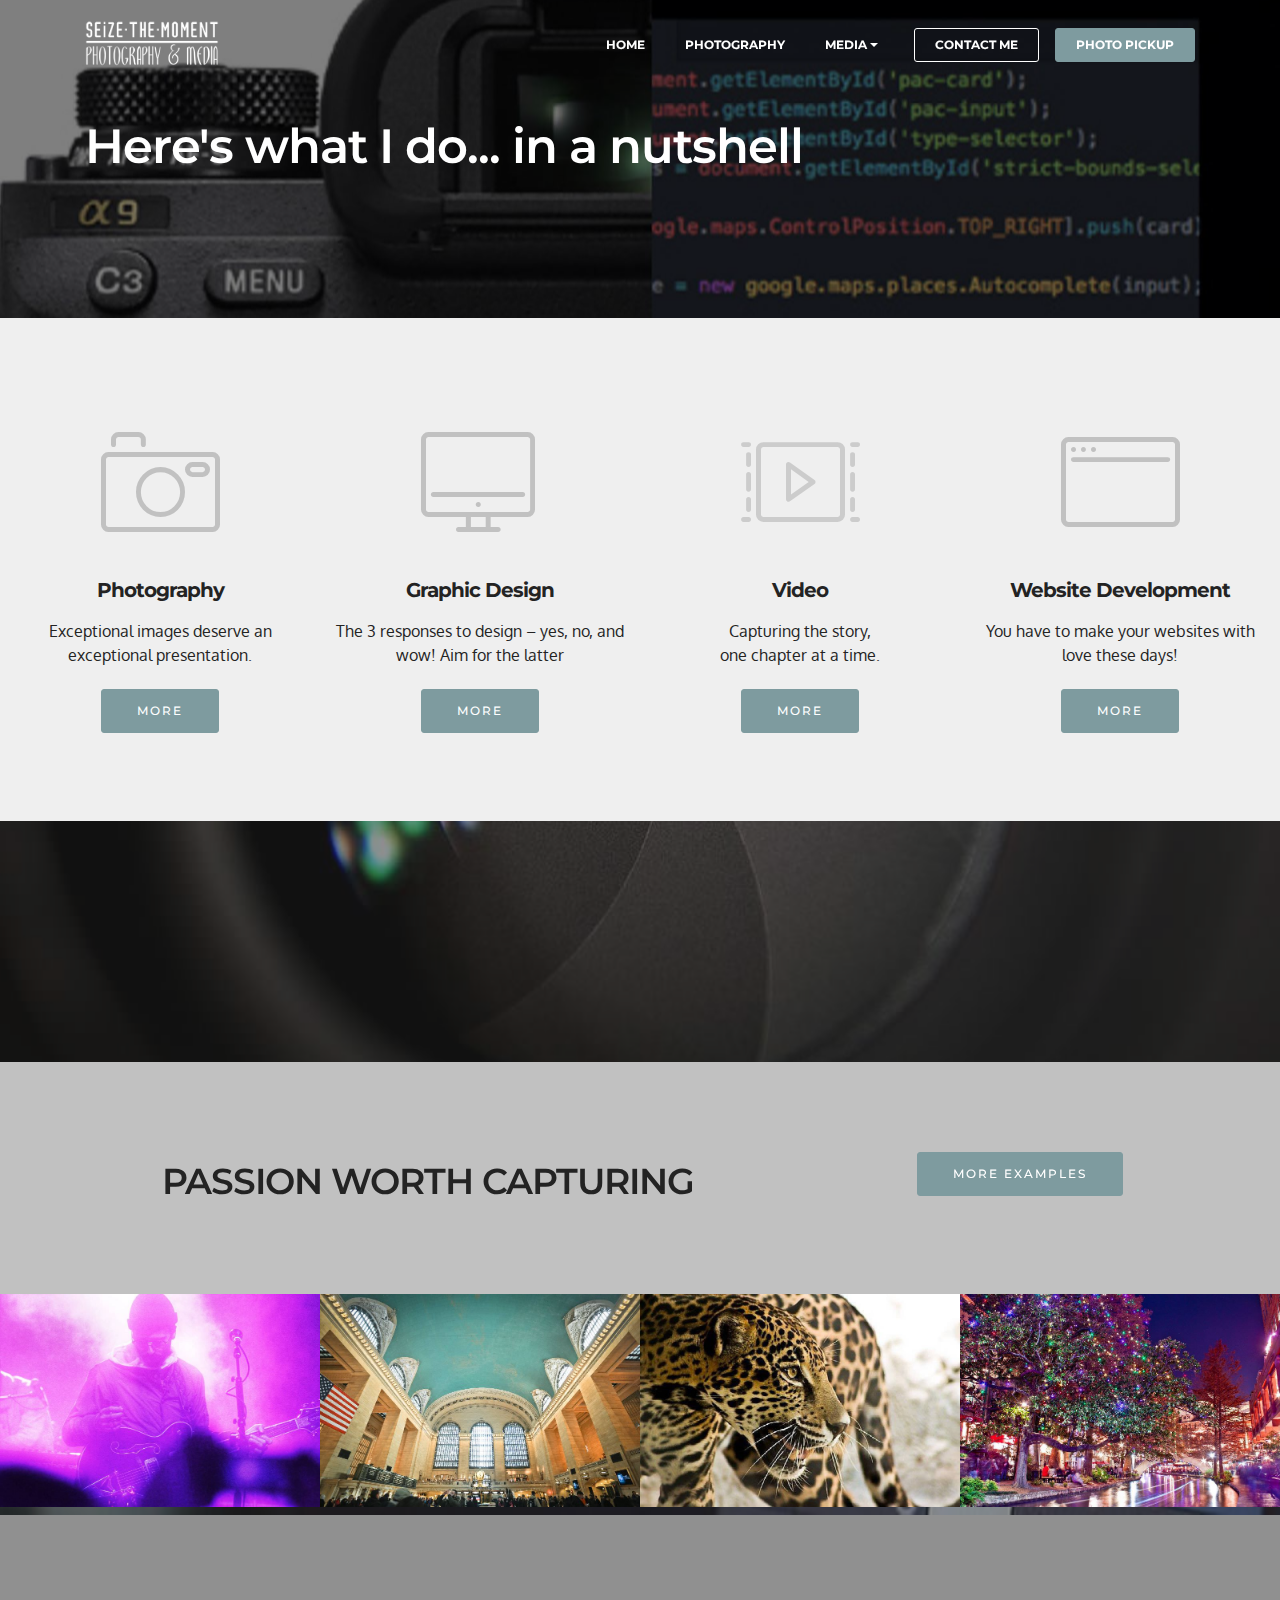
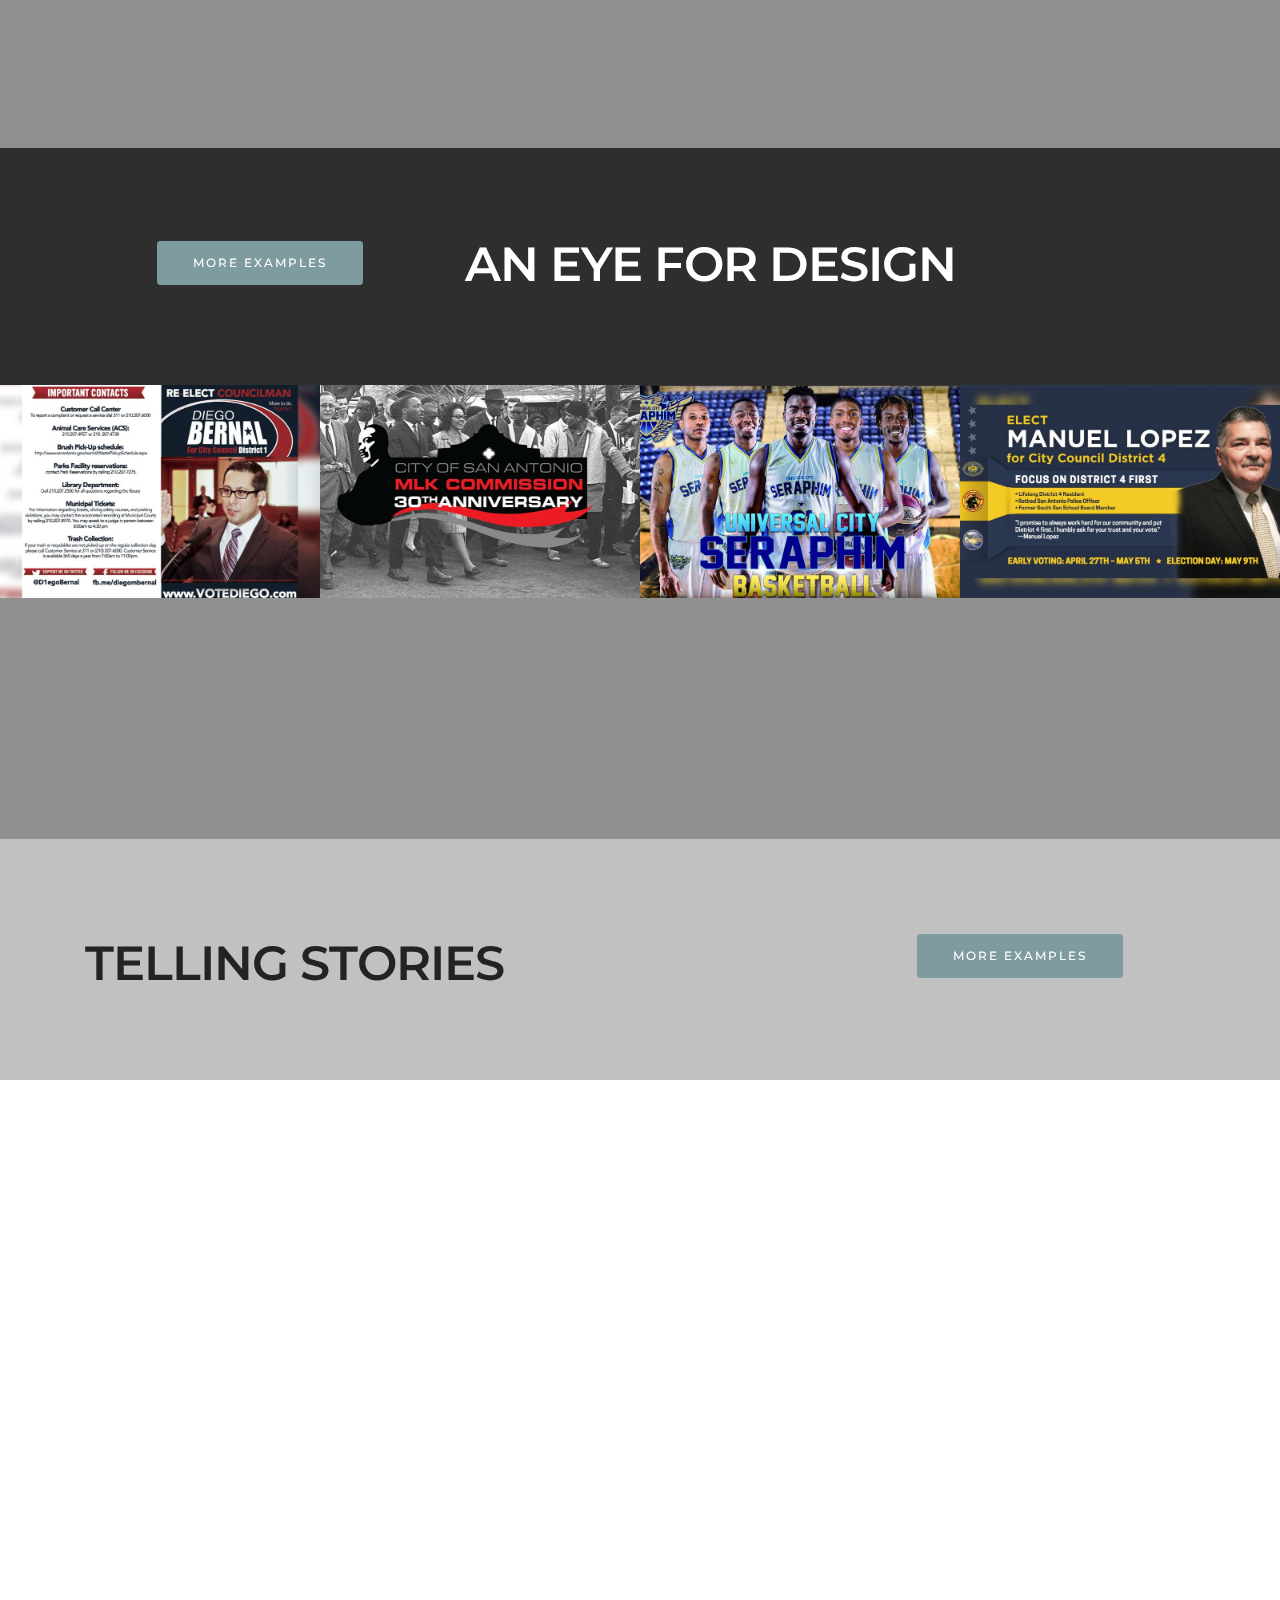
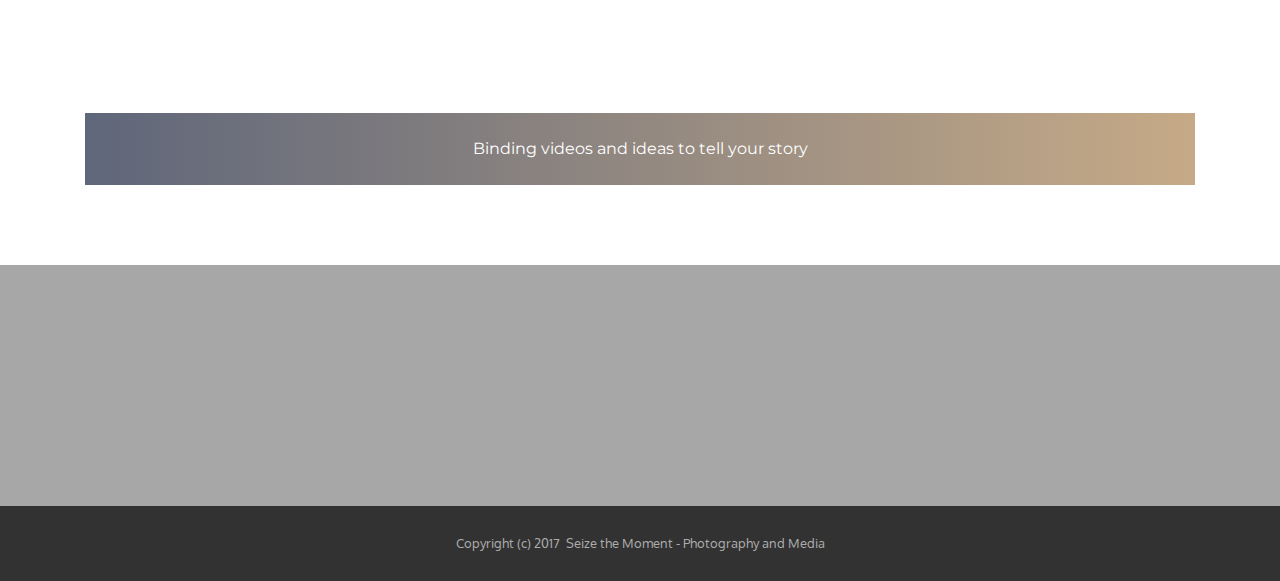
<file: overview.html>
<!DOCTYPE html>
<html>
<head>
  <!-- Site made with Mobirise Website Builder v4.3.0, https://mobirise.com -->
  <meta charset="UTF-8">
  <meta http-equiv="X-UA-Compatible" content="IE=edge">
  <meta name="generator" content="Mobirise v4.3.0, mobirise.com">
  <meta name="viewport" content="width=device-width, initial-scale=1">
  <link rel="shortcut icon" href="assets/images/favicon-128x128.png" type="image/x-icon">
  <meta name="description" content="STM Overview">
  <title>STM - Overview</title>
  <link rel="stylesheet" href="assets/bootstrap-material-design-font/css/material.css">
  <link rel="stylesheet" href="assets/web/assets/mobirise-icons/mobirise-icons.css">
  <link rel="stylesheet" href="https://fonts.googleapis.com/css?family=Montserrat:400,700">
  <link rel="stylesheet" href="https://fonts.googleapis.com/css?family=Raleway:100,100i,200,200i,300,300i,400,400i,500,500i,600,600i,700,700i,800,800i,900,900i">
  <link rel="stylesheet" href="assets/et-line-font-plugin/style.css">
  <link rel="stylesheet" href="https://fonts.googleapis.com/css?family=Lora:400,700,400italic,700italic&subset=latin">
  <link rel="stylesheet" href="assets/tether/tether.min.css">
  <link rel="stylesheet" href="assets/bootstrap/css/bootstrap.min.css">
  <link rel="stylesheet" href="assets/dropdown/css/style.css">
  <link rel="stylesheet" href="assets/theme/css/style.css">
  <link rel="stylesheet" href="assets/mobirise-gallery/style.css">
  <link rel="stylesheet" href="assets/mobirise/css/mbr-additional.css" type="text/css">
  <!-- Global Site Tag (gtag.js) - Google Analytics -->
  <script async src="https://www.googletagmanager.com/gtag/js?id=UA-63341227-1"></script>
  <script>
     window.dataLayer = window.dataLayer || [];
     function gtag(){dataLayer.push(arguments)};
     gtag('js', new Date());

     gtag('config', 'UA-63341227-1');
  </script>
  <script>
      (function(h,o,t,j,a,r){
          h.hj=h.hj||function(){(h.hj.q=h.hj.q||[]).push(arguments)};
          h._hjSettings={hjid:644958,hjsv:5};
          a=o.getElementsByTagName('head')[0];
          r=o.createElement('script');r.async=1;
          r.src=t+h._hjSettings.hjid+j+h._hjSettings.hjsv;
          a.appendChild(r);
      })(window,document,'//static.hotjar.com/c/hotjar-','.js?sv=');
  </script>
</head>
<body>
<section id="ext_menu-7" data-rv-view="169">

    <nav class="navbar navbar-dropdown transparent navbar-fixed-top bg-color">
        <div class="container">

            <div class="mbr-table">
                <div class="mbr-table-cell">

                    <div class="navbar-brand">
                        <a href="index.html" class="navbar-logo"><img src="assets/images/stm2013v2w-4-344x128.png" alt="Home"></a>

                    </div>

                </div>
                <div class="mbr-table-cell">

                    <button class="navbar-toggler pull-xs-right hidden-md-up" type="button" data-toggle="collapse" data-target="#exCollapsingNavbar">
                        <div class="hamburger-icon"></div>
                    </button>

                    <ul class="nav-dropdown collapse pull-xs-right nav navbar-nav navbar-toggleable-sm" id="exCollapsingNavbar"><li class="nav-item"><a class="nav-link link" href="overview.html">HOME</a></li><li class="nav-item"><a class="nav-link link" href="photo.html">PHOTOGRAPHY</a></li><li class="nav-item dropdown"><a class="nav-link link dropdown-toggle" href="media.html" data-toggle="dropdown-submenu" aria-expanded="false">MEDIA</a><div class="dropdown-menu"><a class="dropdown-item" href="media.html#msg-box8-1d">GRAPHIC DESIGN</a><a class="dropdown-item" href="media.html#msg-box8-1c">VIDEO</a><a class="dropdown-item" href="media.html#msg-box8-1a">WEB DEVELOPMENT</a></div></li><li class="nav-item nav-btn"><a class="nav-link btn btn-white btn-white-outline" href="contact.html">CONTACT ME</a></li><li class="nav-item nav-btn"><a class="nav-link btn btn-primary" href="HTTP://P.STM.PM" target="_blank">PHOTO PICKUP</a></li></ul>
                    <button hidden="" class="navbar-toggler navbar-close" type="button" data-toggle="collapse" data-target="#exCollapsingNavbar">
                        <div class="close-icon"></div>
                    </button>

                </div>
            </div>

        </div>
    </nav>

</section>

<section class="engine"><a href="https://mobirise.co/e">web page maker software</a></section><section class="mbr-section mbr-parallax-background mbr-after-navbar" id="content5-f" data-rv-view="157" style="background-image: url(assets/images/header-2000x1333.jpg); padding-top: 120px; padding-bottom: 120px;">

    <div class="mbr-overlay" style="opacity: 0.5; background-color: rgb(0, 0, 0);">
    </div>

    <div class="container">
        <h3 class="mbr-section-title display-2">Here's what I do... in a nutshell</h3>
        <div class="lead"></div>
    </div>

</section>

<section class="mbr-cards mbr-section mbr-section-nopadding" id="features6-e" data-rv-view="160" style="background-color: rgb(239, 239, 239);">



    <div class="mbr-cards-row row">
        <div class="mbr-cards-col col-xs-12 col-lg-3" style="padding-top: 80px; padding-bottom: 80px;">
            <div class="container">
              <div class="card cart-block">
                  <div class="card-img"><a href="photography.html" class="mbri-camera mbr-iconfont mbr-iconfont-features3" style="color: rgb(193, 193, 193);"></a></div>
                  <div class="card-block">
                    <h4 class="card-title">Photography</h4>

                    <p class="card-text">Exceptional images deserve an exceptional presentation.</p>
                    <div class="card-btn"><a href="overview.html#msg-box1-8" class="btn btn-primary">MORE</a></div>
                    </div>
                </div>
            </div>
        </div>
        <div class="mbr-cards-col col-xs-12 col-lg-3" style="padding-top: 80px; padding-bottom: 80px;">
            <div class="container">
                <div class="card cart-block">
                    <div class="card-img"><a href="https://mobirise.com" class="mbri-desktop mbr-iconfont mbr-iconfont-features3" style="color: rgb(193, 193, 193);"></a></div>
                    <div class="card-block">
                        <h4 class="card-title">Graphic Design</h4>

                        <p class="card-text">The 3 responses to design – yes, no, and wow! Aim for the latter<br></p>
                        <div class="card-btn"><a href="overview.html#msg-box2-j" class="btn btn-primary">MORE</a></div>
                    </div>
                </div>
            </div>
        </div>
        <div class="mbr-cards-col col-xs-12 col-lg-3" style="padding-top: 80px; padding-bottom: 80px;">
            <div class="container">
                <div class="card cart-block">
                    <div class="card-img"><a href="https://mobirise.com" class="mbri-video-play mbr-iconfont mbr-iconfont-features3" style="color: rgb(204, 204, 204);"></a></div>
                    <div class="card-block">
                        <h4 class="card-title">Video</h4>

                        <p class="card-text">Capturing the story, <br>one chapter at a time.</p>
                        <div class="card-btn"><a href="overview.html#msg-box1-15" class="btn btn-primary">MORE</a></div>
                    </div>
                </div>
            </div>
        </div>
        <div class="mbr-cards-col col-xs-12 col-lg-3" style="padding-top: 80px; padding-bottom: 80px;">
            <div class="container">
                <div class="card cart-block">
                    <div class="card-img"><a href="https://mobirise.com" class="mbri-browse mbr-iconfont mbr-iconfont-features3" style="color: rgb(193, 193, 193);"></a></div>
                    <div class="card-block">
                        <h4 class="card-title">Website Development</h4>

                        <p class="card-text">You have to make your websites with love these days!</p>
                        <div class="card-btn"><a href="media.html#msg-box8-1a" class="btn btn-primary">MORE</a></div>
                    </div>
                </div>
            </div>
        </div>


    </div>
</section>

<section class="mbr-section article mbr-parallax-background" id="msg-box8-1n" data-rv-view="163" style="background-image: url(assets/images/camera-lens-2246472-960-720-1-960x640.jpg); padding-top: 120px; padding-bottom: 120px;">

    <div class="mbr-overlay" style="opacity: 0.5; background-color: rgb(34, 34, 34);">
    </div>
    <div class="container">
        <div class="row">
            <div class="col-md-8 col-md-offset-2 text-xs-center">
                <h3 class="mbr-section-title display-2"></h3>
                <div class="lead"></div>

            </div>
        </div>
    </div>

</section>

<section class="mbr-info mbr-info-extra mbr-section mbr-section-md-padding" id="msg-box1-8" data-rv-view="166" style="background-color: rgb(193, 193, 193); padding-top: 90px; padding-bottom: 90px;">


    <div class="container">
        <div class="row">





            <div class="mbr-table-md-up">
                <div class="mbr-table-cell mbr-right-padding-md-up col-md-8 text-xs-center text-md-left">
                    <h2 class="mbr-info-subtitle mbr-section-subtitle"></h2>
                    <h3 class="mbr-info-title mbr-section-title display-2">PASSION WORTH CAPTURING</h3>
                </div>

                <div class="mbr-table-cell col-md-4">
                    <div class="text-xs-center"><a class="btn btn-primary" href="photo.html">MORE EXAMPLES</a></div>
                </div>
            </div>


        </div>
    </div>
</section>

<section class="mbr-gallery mbr-section mbr-section-nopadding mbr-slider-carousel" data-filter="false" id="gallery1-5" data-rv-view="171" style="background-color: rgb(255, 255, 255); padding-top: 0rem; padding-bottom: 0rem;">
    <!-- Filter -->


    <!-- Gallery -->
    <div class="mbr-gallery-row">
        <div class=" mbr-gallery-layout-default">
            <div>
                <div>
                    <div class="mbr-gallery-item mbr-gallery-item__mobirise3 mbr-gallery-item--p0" data-video-url="false" data-tags="Awesome">
                        <div href="#lb-gallery1-5" data-slide-to="0" data-toggle="modal">



                            <img src="assets/images/1-2000x1333-800x533.jpg">

                            <span class="icon-focus"></span>

                        </div>
                    </div><div class="mbr-gallery-item mbr-gallery-item__mobirise3 mbr-gallery-item--p0" data-video-url="false" data-tags="Awesome">
                        <div href="#lb-gallery1-5" data-slide-to="1" data-toggle="modal">



                            <img src="assets/images/zt9a7648-2000x1333-800x533.jpg">

                            <span class="icon-focus"></span>

                        </div>
                    </div><div class="mbr-gallery-item mbr-gallery-item__mobirise3 mbr-gallery-item--p0" data-video-url="false" data-tags="Awesome">
                        <div href="#lb-gallery1-5" data-slide-to="2" data-toggle="modal">



                            <img src="assets/images/2-2000x1334-800x533.jpg">

                            <span class="icon-focus"></span>

                        </div>
                    </div><div class="mbr-gallery-item mbr-gallery-item__mobirise3 mbr-gallery-item--p0" data-video-url="false" data-tags="Awesome">
                        <div href="#lb-gallery1-5" data-slide-to="3" data-toggle="modal">



                            <img src="assets/images/3-2000x1333-800x533.jpg">

                            <span class="icon-focus"></span>

                        </div>
                    </div>
                </div>
            </div>
            <div class="clearfix"></div>
        </div>
    </div>

    <!-- Lightbox -->
    <div data-app-prevent-settings="" class="mbr-slider modal fade carousel slide" tabindex="-1" data-keyboard="true" data-interval="false" id="lb-gallery1-5">
        <div class="modal-dialog">
            <div class="modal-content">
                <div class="modal-body">
                    <ol class="carousel-indicators">
                        <li data-app-prevent-settings="" data-target="#lb-gallery1-5" data-slide-to="0"></li><li data-app-prevent-settings="" data-target="#lb-gallery1-5" data-slide-to="1"></li><li data-app-prevent-settings="" data-target="#lb-gallery1-5" class=" active" data-slide-to="2"></li><li data-app-prevent-settings="" data-target="#lb-gallery1-5" data-slide-to="3"></li>
                    </ol>
                    <div class="carousel-inner">
                        <div class="carousel-item">
                            <img src="assets/images/1-2000x1333.jpg">
                        </div><div class="carousel-item">
                            <img src="assets/images/zt9a7648-2000x1333.jpg">
                        </div><div class="carousel-item active">
                            <img src="assets/images/2-2000x1334.jpg">
                        </div><div class="carousel-item">
                            <img src="assets/images/3-2000x1333.jpg">
                        </div>
                    </div>
                    <a class="left carousel-control" role="button" data-slide="prev" href="#lb-gallery1-5">
                        <span class="icon-prev" aria-hidden="true"></span>
                        <span class="sr-only">Previous</span>
                    </a>
                    <a class="right carousel-control" role="button" data-slide="next" href="#lb-gallery1-5">
                        <span class="icon-next" aria-hidden="true"></span>
                        <span class="sr-only">Next</span>
                    </a>

                    <a class="close" href="#" role="button" data-dismiss="modal">
                        <span aria-hidden="true">×</span>
                        <span class="sr-only">Close</span>
                    </a>
                </div>
            </div>
        </div>
    </div>
</section>

<section class="mbr-section article mbr-parallax-background" id="msg-box8-1o" data-rv-view="190" style="background-image: url(assets/images/ps-640x358.jpg); padding-top: 120px; padding-bottom: 120px;">

    <div class="mbr-overlay" style="opacity: 0.5; background-color: rgb(34, 34, 34);">
    </div>
    <div class="container">
        <div class="row">
            <div class="col-md-8 col-md-offset-2 text-xs-center">
                <h3 class="mbr-section-title display-2"></h3>
                <div class="lead"></div>

            </div>
        </div>
    </div>

</section>

<section class="mbr-info mbr-section mbr-section-md-padding" id="msg-box2-j" data-rv-view="193" style="background-color: rgb(46, 46, 46); padding-top: 90px; padding-bottom: 90px;">


    <div class="container">
        <div class="row">

            <div class="mbr-table-md-up">
              <div class="mbr-table-cell col-md-4">
                  <div class="text-xs-center"><a class="btn btn-primary" href="media.html#msg-box8-1d">MORE EXAMPLES</a></div>
              </div>
              <div class="mbr-table-cell mbr-right-padding-md-up col-md-8 text-xs-center text-md-left">
                  <h3 class="mbr-info-title mbr-section-title display-2">AN EYE FOR DESIGN</h3>
                  <h2 class="mbr-info-subtitle mbr-section-subtitle"></h2>
              </div>
            </div>



        </div>
    </div>
</section>

<section class="mbr-gallery mbr-section mbr-section-nopadding mbr-slider-carousel" data-filter="false" id="gallery1-1i" data-rv-view="196" style="background-color: rgb(255, 255, 255); padding-top: 0rem; padding-bottom: 0rem;">
    <!-- Filter -->


    <!-- Gallery -->
    <div class="mbr-gallery-row">
        <div class=" mbr-gallery-layout-default">
            <div>
                <div>
                    <div class="mbr-gallery-item mbr-gallery-item__mobirise3 mbr-gallery-item--p0" data-video-url="false" data-tags="Awesome">
                        <div href="#lb-gallery1-1i" data-slide-to="0" data-toggle="modal">



                            <img src="assets/images/d1-2000x1333-800x533.jpg" alt="">

                            <span class="icon-focus"></span>

                        </div>
                    </div><div class="mbr-gallery-item mbr-gallery-item__mobirise3 mbr-gallery-item--p0" data-video-url="false" data-tags="Responsive">
                        <div href="#lb-gallery1-1i" data-slide-to="1" data-toggle="modal">



                            <img src="assets/images/mlk2-2000x1333-800x533.jpg" alt="mlk">

                            <span class="icon-focus"></span>

                        </div>
                    </div><div class="mbr-gallery-item mbr-gallery-item__mobirise3 mbr-gallery-item--p0" data-video-url="false" data-tags="Creative">
                        <div href="#lb-gallery1-1i" data-slide-to="2" data-toggle="modal">



                            <img src="assets/images/seraphim-2000x1333-800x533.jpg" alt="seraphim">

                            <span class="icon-focus"></span>

                        </div>
                    </div><div class="mbr-gallery-item mbr-gallery-item__mobirise3 mbr-gallery-item--p0" data-video-url="false" data-tags="Awesome">
                        <div href="#lb-gallery1-1i" data-slide-to="3" data-toggle="modal">



                            <img src="assets/images/mld4-2000x1333-800x533.jpg" alt="">

                            <span class="icon-focus"></span>

                        </div>
                    </div>
                </div>
            </div>
            <div class="clearfix"></div>
        </div>
    </div>

    <!-- Lightbox -->
    <div data-app-prevent-settings="" class="mbr-slider modal fade carousel slide" tabindex="-1" data-keyboard="true" data-interval="false" id="lb-gallery1-1i">
        <div class="modal-dialog">
            <div class="modal-content">
                <div class="modal-body">
                    <ol class="carousel-indicators">
                        <li data-app-prevent-settings="" data-target="#lb-gallery1-1i" class=" active" data-slide-to="0"></li><li data-app-prevent-settings="" data-target="#lb-gallery1-1i" data-slide-to="1"></li><li data-app-prevent-settings="" data-target="#lb-gallery1-1i" data-slide-to="2"></li><li data-app-prevent-settings="" data-target="#lb-gallery1-1i" data-slide-to="3"></li>
                    </ol>
                    <div class="carousel-inner">
                        <div class="carousel-item active">
                            <img src="assets/images/d1-2000x1333.jpg" alt="">
                        </div><div class="carousel-item">
                            <img src="assets/images/mlk2-2000x1333.jpg" alt="mlk">
                        </div><div class="carousel-item">
                            <img src="assets/images/seraphim-2000x1333.jpg" alt="seraphim">
                        </div><div class="carousel-item">
                            <img src="assets/images/mld4-2000x1333.jpg" alt="">
                        </div>
                    </div>
                    <a class="left carousel-control" role="button" data-slide="prev" href="#lb-gallery1-1i">
                        <span class="icon-prev" aria-hidden="true"></span>
                        <span class="sr-only">Previous</span>
                    </a>
                    <a class="right carousel-control" role="button" data-slide="next" href="#lb-gallery1-1i">
                        <span class="icon-next" aria-hidden="true"></span>
                        <span class="sr-only">Next</span>
                    </a>

                    <a class="close" href="#" role="button" data-dismiss="modal">
                        <span aria-hidden="true">×</span>
                        <span class="sr-only">Close</span>
                    </a>
                </div>
            </div>
        </div>
    </div>
</section>

<section class="mbr-section article mbr-parallax-background" id="msg-box8-1p" data-rv-view="215" style="background-image: url(assets/images/video2-770x514.png); padding-top: 120px; padding-bottom: 120px;">

    <div class="mbr-overlay" style="opacity: 0.5; background-color: rgb(34, 34, 34);">
    </div>
    <div class="container">
        <div class="row">
            <div class="col-md-8 col-md-offset-2 text-xs-center">
                <h3 class="mbr-section-title display-2"></h3>
                <div class="lead"></div>

            </div>
        </div>
    </div>

</section>

<section class="mbr-info mbr-info-extra mbr-section mbr-section-md-padding" id="msg-box1-15" data-rv-view="218" style="background-color: rgb(193, 193, 193); padding-top: 90px; padding-bottom: 90px;">


    <div class="container">
        <div class="row">





            <div class="mbr-table-md-up">
                <div class="mbr-table-cell mbr-right-padding-md-up col-md-8 text-xs-center text-md-left">
                    <h2 class="mbr-info-subtitle mbr-section-subtitle"></h2>
                    <h3 class="mbr-info-title mbr-section-title display-2">TELLING STORIES</h3>
                </div>

                <div class="mbr-table-cell col-md-4">
                    <div class="text-xs-center"><a class="btn btn-primary" href="media.html#msg-box8-1c">MORE EXAMPLES</a></div>
                </div>
            </div>


        </div>
    </div>
</section>

<section class="mbr-section mbr-section__container" id="image2-14" data-rv-view="221" style="background-color: rgb(255, 255, 255); padding-top: 80px; padding-bottom: 80px;">
    <div class="container">
        <div class="row">
            <div class="col-xs-12">
                <figure class="mbr-figure">
                    <div><iframe class="mbr-embedded-video" src="https://www.youtube.com/embed/5S0AI01Khag?rel=0&amp;amp;showinfo=0&amp;autoplay=0&amp;loop=0" width="1280" height="720" frameborder="0" allowfullscreen></iframe></div>

                    <figcaption class="mbr-figure-caption mbr-figure-caption-over">
                        <div class="container">Binding videos and ideas to tell your story</div>
                    </figcaption>

                </figure>
            </div>
        </div>
    </div>
</section>

<section class="mbr-section article mbr-parallax-background" id="msg-box8-1q" data-rv-view="223" style="background-image: url(assets/images/macbook-2606932-960-720-960x640.jpg); padding-top: 120px; padding-bottom: 120px;">

    <div class="mbr-overlay" style="opacity: 0.4; background-color: rgb(34, 34, 34);">
    </div>
    <div class="container">
        <div class="row">
            <div class="col-md-8 col-md-offset-2 text-xs-center">
                <h3 class="mbr-section-title display-2"></h3>
                <div class="lead"></div>

            </div>
        </div>
    </div>

</section>

<footer class="mbr-small-footer mbr-section mbr-section-nopadding" id="footer1-m" data-rv-view="226" style="background-color: rgb(50, 50, 50); padding-top: 1.75rem; padding-bottom: 1.75rem;">

    <div class="container text-xs-center">
        <p>Copyright (c) 2017 &nbsp;Seize the Moment - Photography and Media</p>
    </div>
</footer>


  <script src="assets/web/assets/jquery/jquery.min.js"></script>
  <script src="assets/tether/tether.min.js"></script>
  <script src="assets/bootstrap/js/bootstrap.min.js"></script>
  <script src="assets/jarallax/jarallax.js"></script>
  <script src="assets/dropdown/js/script.min.js"></script>
  <script src="assets/smooth-scroll/smooth-scroll.js"></script>
  <script src="assets/masonry/masonry.pkgd.min.js"></script>
  <script src="assets/imagesloaded/imagesloaded.pkgd.min.js"></script>
  <script src="assets/bootstrap-carousel-swipe/bootstrap-carousel-swipe.js"></script>
  <script src="assets/touch-swipe/jquery.touch-swipe.min.js"></script>
  <script src="assets/theme/js/script.js"></script>
  <script src="assets/mobirise-gallery/player.min.js"></script>
  <script src="assets/mobirise-gallery/script.js"></script>


</body>
</html>
</file>
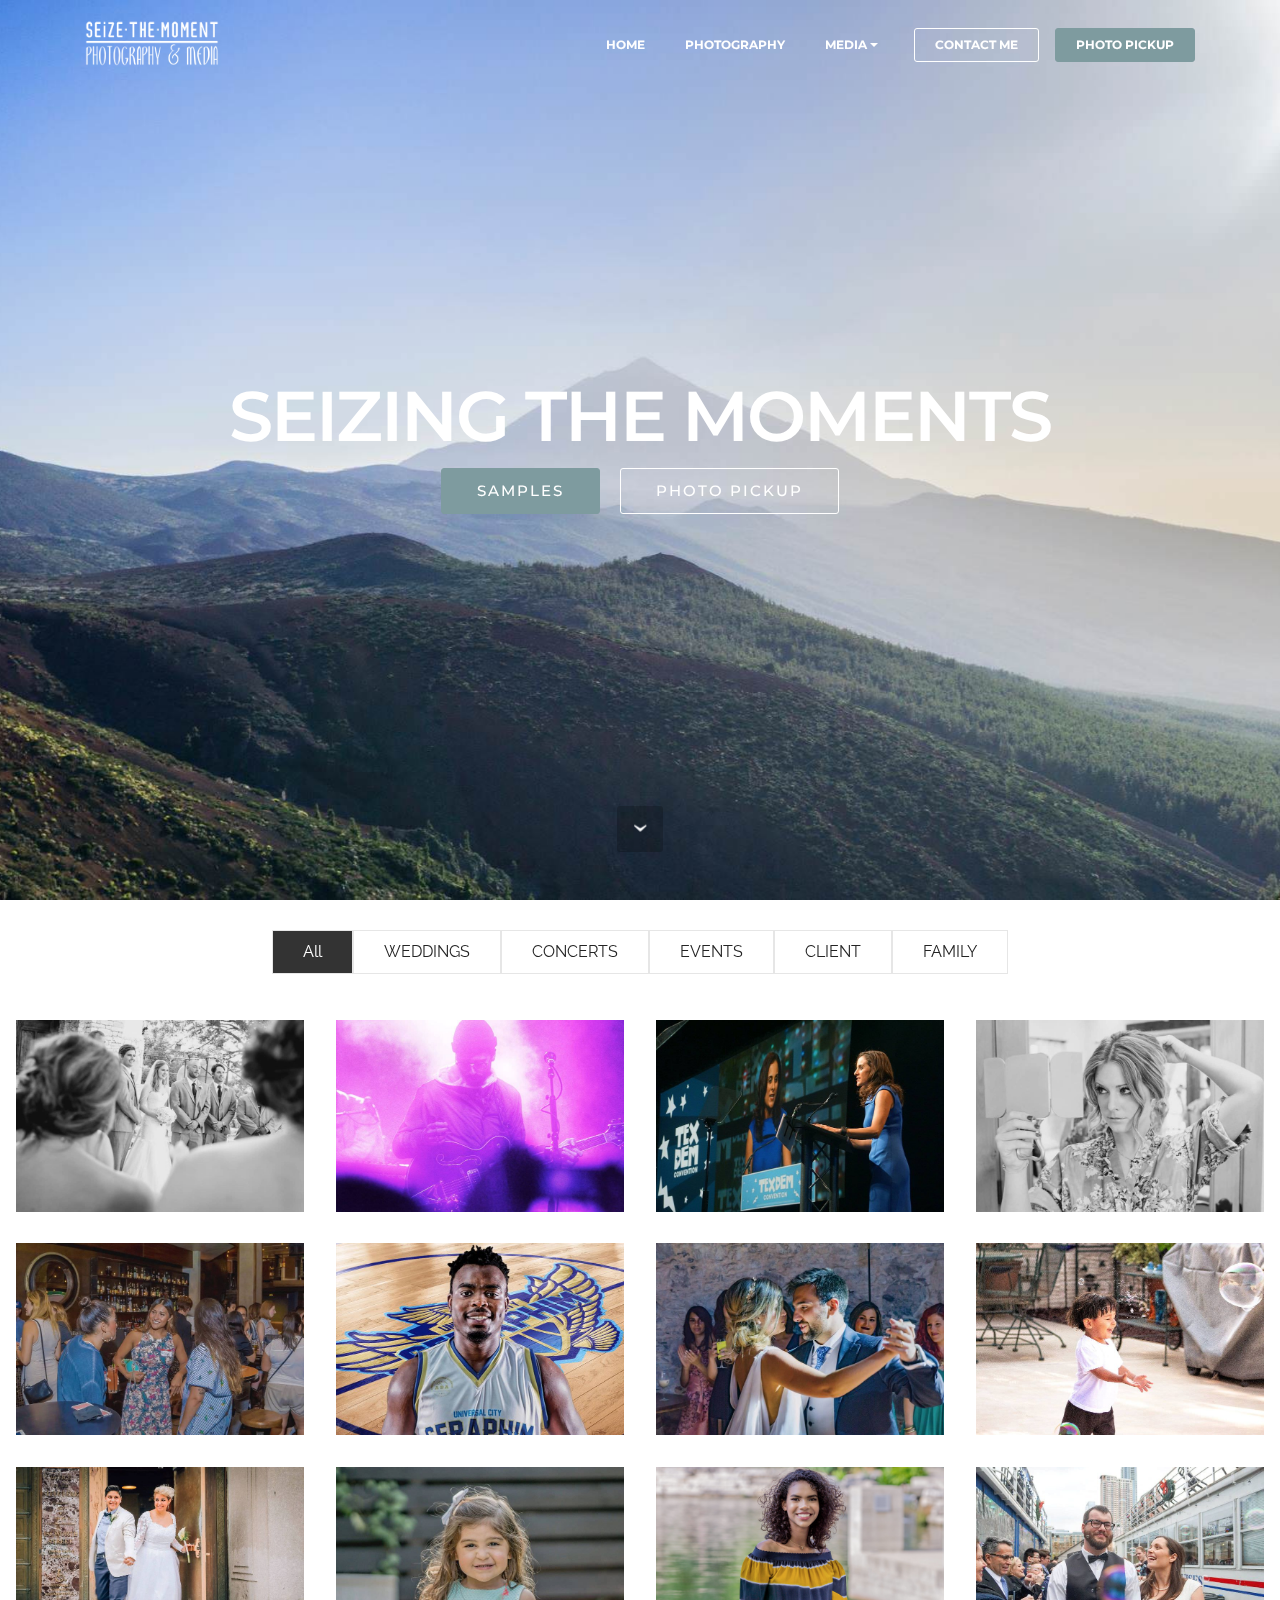
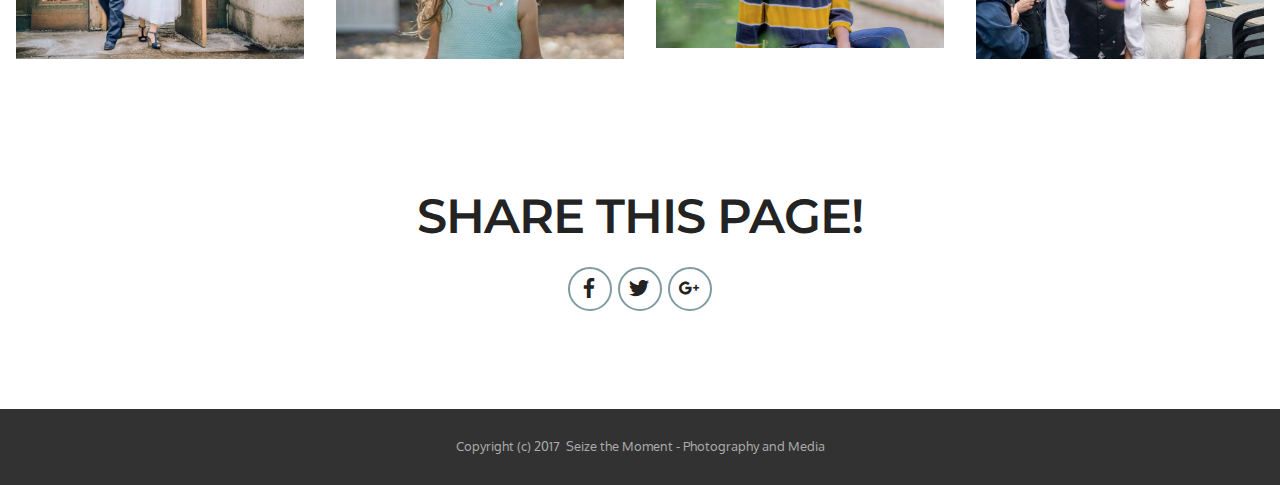
<file: photo.html>
<!DOCTYPE html>
<html>
<head>
  <!-- Site made with Mobirise Website Builder v4.3.0, https://mobirise.com -->
  <meta charset="UTF-8">
  <meta http-equiv="X-UA-Compatible" content="IE=edge">
  <meta name="generator" content="Mobirise v4.3.0, mobirise.com">
  <meta name="viewport" content="width=device-width, initial-scale=1">
  <link rel="shortcut icon" href="assets/images/favicon-128x128.png" type="image/x-icon">
  <meta name="description" content="STM Photography">
  <title>STM - Photography</title>
  <link rel="stylesheet" href="https://fonts.googleapis.com/css?family=Montserrat:400,700">
  <link rel="stylesheet" href="https://fonts.googleapis.com/css?family=Raleway:100,100i,200,200i,300,300i,400,400i,500,500i,600,600i,700,700i,800,800i,900,900i">
  <link rel="stylesheet" href="assets/bootstrap-material-design-font/css/material.css">
  <link rel="stylesheet" href="https://fonts.googleapis.com/css?family=Lora:400,700,400italic,700italic&subset=latin">
  <link rel="stylesheet" href="assets/et-line-font-plugin/style.css">
  <link rel="stylesheet" href="assets/tether/tether.min.css">
  <link rel="stylesheet" href="assets/bootstrap/css/bootstrap.min.css">
  <link rel="stylesheet" href="assets/socicon/css/styles.css">
  <link rel="stylesheet" href="assets/dropdown/css/style.css">
  <link rel="stylesheet" href="assets/theme/css/style.css">
  <link rel="stylesheet" href="assets/mobirise-gallery/style.css">
  <link rel="stylesheet" href="assets/mobirise/css/mbr-additional.css" type="text/css">
  <!-- Global Site Tag (gtag.js) - Google Analytics -->
  <script async src="https://www.googletagmanager.com/gtag/js?id=UA-63341227-1"></script>
  <script>
     window.dataLayer = window.dataLayer || [];
     function gtag(){dataLayer.push(arguments)};
     gtag('js', new Date());

     gtag('config', 'UA-63341227-1');
  </script>
  <script>
      (function(h,o,t,j,a,r){
          h.hj=h.hj||function(){(h.hj.q=h.hj.q||[]).push(arguments)};
          h._hjSettings={hjid:644958,hjsv:5};
          a=o.getElementsByTagName('head')[0];
          r=o.createElement('script');r.async=1;
          r.src=t+h._hjSettings.hjid+j+h._hjSettings.hjsv;
          a.appendChild(r);
      })(window,document,'//static.hotjar.com/c/hotjar-','.js?sv=');
  </script>
</head>
<body>
<section id="ext_menu-7" data-rv-view="7">

    <nav class="navbar navbar-dropdown transparent navbar-fixed-top bg-color">
        <div class="container">

            <div class="mbr-table">
                <div class="mbr-table-cell">

                    <div class="navbar-brand">
                        <a href="index.html" class="navbar-logo"><img src="assets/images/stm2013v2w-4-344x128.png" alt="Home"></a>

                    </div>

                </div>
                <div class="mbr-table-cell">

                    <button class="navbar-toggler pull-xs-right hidden-md-up" type="button" data-toggle="collapse" data-target="#exCollapsingNavbar">
                        <div class="hamburger-icon"></div>
                    </button>

                    <ul class="nav-dropdown collapse pull-xs-right nav navbar-nav navbar-toggleable-sm" id="exCollapsingNavbar"><li class="nav-item"><a class="nav-link link" href="overview.html">HOME</a></li><li class="nav-item"><a class="nav-link link" href="photo.html">PHOTOGRAPHY</a></li><li class="nav-item dropdown"><a class="nav-link link dropdown-toggle" href="media.html" data-toggle="dropdown-submenu" aria-expanded="false">MEDIA</a><div class="dropdown-menu"><a class="dropdown-item" href="media.html#msg-box8-1d">GRAPHIC DESIGN</a><a class="dropdown-item" href="media.html#msg-box8-1c">VIDEO</a><a class="dropdown-item" href="media.html#msg-box8-1a">WEB DEVELOPMENT</a></div></li><li class="nav-item nav-btn"><a class="nav-link btn btn-white btn-white-outline" href="contact.html">CONTACT ME</a></li><li class="nav-item nav-btn"><a class="nav-link btn btn-primary" href="HTTP://P.STM.PM" target="_blank">PHOTO PICKUP</a></li></ul>
                    <button hidden="" class="navbar-toggler navbar-close" type="button" data-toggle="collapse" data-target="#exCollapsingNavbar">
                        <div class="close-icon"></div>
                    </button>

                </div>
            </div>

        </div>
    </nav>

</section>

<section class="engine"><a href="https://mobirise.co">Mobirise</a></section><section class="mbr-section mbr-section-hero mbr-section-full mbr-section-with-arrow mbr-parallax-background mbr-after-navbar" id="header1-z" data-rv-view="9" style="background-image: url(assets/images/dsc02680-2000x1082.jpg);">



    <div class="mbr-table-cell">

        <div class="container">
            <div class="row">
                <div class="mbr-section col-md-10 col-md-offset-1 text-xs-center">

                    <h1 class="mbr-section-title display-1">SEIZING THE MOMENTS</h1>
                    <p class="mbr-section-lead lead"></p>
                    <div class="mbr-section-btn"><a class="btn btn-lg btn-primary" href="photography.html#gallery4-y">SAMPLES</a> <a class="btn btn-lg btn-white btn-white-outline" href="http://p.stm.pm" target="_blank">PHOTO PICKUP</a></div>
                </div>
            </div>
        </div>
    </div>

    <div class="mbr-arrow mbr-arrow-floating" aria-hidden="true"><a href="#gallery4-y"><i class="mbr-arrow-icon"></i></a></div>

</section>

<section class="mbr-gallery mbr-section mbr-section-nopadding mbr-slider-carousel" data-filter="true" id="gallery4-y" data-rv-view="12" style="padding-top: 0rem; padding-bottom: 1.5rem;">
    <!-- Filter -->
    <div class="mbr-gallery-filter container gallery-filter-active">
        <ul>
            <li class="mbr-gallery-filter-all active">All</li>
        </ul>
    </div>

    <!-- Gallery -->
    <div class="mbr-gallery-row">
        <div class=" mbr-gallery-layout-default">
            <div>
                <div>
                    <div class="mbr-gallery-item mbr-gallery-item__mobirise3 mbr-gallery-item--p1" data-video-url="false" data-tags="WEDDINGS">
                        <div href="#lb-gallery4-y" data-slide-to="0" data-toggle="modal">



                            <img src="assets/images/01-1600x1067-800x533.jpg" alt="">

                            <span class="icon-focus"></span>

                        </div>
                    </div><div class="mbr-gallery-item mbr-gallery-item__mobirise3 mbr-gallery-item--p1" data-video-url="false" data-tags="CONCERTS">
                        <div href="#lb-gallery4-y" data-slide-to="1" data-toggle="modal">



                            <img src="assets/images/02-1600x1067-800x533.jpg" alt="">

                            <span class="icon-focus"></span>

                        </div>
                    </div><div class="mbr-gallery-item mbr-gallery-item__mobirise3 mbr-gallery-item--p1" data-video-url="false" data-tags="EVENTS">
                        <div href="#lb-gallery4-y" data-slide-to="2" data-toggle="modal">



                            <img src="assets/images/03-1600x1067-800x533.jpg" alt="">

                            <span class="icon-focus"></span>

                        </div>
                    </div><div class="mbr-gallery-item mbr-gallery-item__mobirise3 mbr-gallery-item--p1" data-video-url="false" data-tags="WEDDINGS">
                        <div href="#lb-gallery4-y" data-slide-to="3" data-toggle="modal">



                            <img src="assets/images/04-1600x1067-800x533.jpg" alt="">

                            <span class="icon-focus"></span>

                        </div>
                    </div><div class="mbr-gallery-item mbr-gallery-item__mobirise3 mbr-gallery-item--p1" data-video-url="false" data-tags="EVENTS">
                        <div href="#lb-gallery4-y" data-slide-to="4" data-toggle="modal">



                            <img src="assets/images/05-1600x1067-800x533.jpg" alt="">

                            <span class="icon-focus"></span>

                        </div>
                    </div><div class="mbr-gallery-item mbr-gallery-item__mobirise3 mbr-gallery-item--p1" data-video-url="false" data-tags="CLIENT">
                        <div href="#lb-gallery4-y" data-slide-to="5" data-toggle="modal">



                            <img src="assets/images/06-1600x1067-800x533.jpg" alt="">

                            <span class="icon-focus"></span>

                        </div>
                    </div><div class="mbr-gallery-item mbr-gallery-item__mobirise3 mbr-gallery-item--p1" data-video-url="false" data-tags="WEDDINGS">
                        <div href="#lb-gallery4-y" data-slide-to="6" data-toggle="modal">



                            <img src="assets/images/07-1600x1067-800x533.jpg" alt="">

                            <span class="icon-focus"></span>

                        </div>
                    </div><div class="mbr-gallery-item mbr-gallery-item__mobirise3 mbr-gallery-item--p1" data-video-url="false" data-tags="FAMILY">
                        <div href="#lb-gallery4-y" data-slide-to="7" data-toggle="modal">



                            <img src="assets/images/10-1600x1067-800x533.jpg" alt="">

                            <span class="icon-focus"></span>

                        </div>
                    </div><div class="mbr-gallery-item mbr-gallery-item__mobirise3 mbr-gallery-item--p1" data-video-url="false" data-tags="WEDDINGS">
                        <div href="#lb-gallery4-y" data-slide-to="8" data-toggle="modal">



                            <img src="assets/images/11-1600x1067-800x533.jpg" alt="">

                            <span class="icon-focus"></span>

                        </div>
                    </div><div class="mbr-gallery-item mbr-gallery-item__mobirise3 mbr-gallery-item--p1" data-video-url="false" data-tags="FAMILY">
                        <div href="#lb-gallery4-y" data-slide-to="9" data-toggle="modal">



                            <img src="assets/images/12-1600x1067-800x533.jpg" alt="">

                            <span class="icon-focus"></span>

                        </div>
                    </div><div class="mbr-gallery-item mbr-gallery-item__mobirise3 mbr-gallery-item--p1" data-video-url="false" data-tags="FAMILY">
                        <div href="#lb-gallery4-y" data-slide-to="10" data-toggle="modal">



                            <img src="assets/images/screen-shot-2017-09-19-at-12.50.24-am-1590x1002-800x504.png" alt="">

                            <span class="icon-focus"></span>

                        </div>
                    </div><div class="mbr-gallery-item mbr-gallery-item__mobirise3 mbr-gallery-item--p1" data-video-url="false" data-tags="WEDDINGS">
                        <div href="#lb-gallery4-y" data-slide-to="11" data-toggle="modal">



                            <img src="assets/images/download-1-1600x1067-800x533-800x533.jpg" alt="">

                            <span class="icon-focus"></span>

                        </div>
                    </div>
                </div>
            </div>
            <div class="clearfix"></div>
        </div>
    </div>

    <!-- Lightbox -->
    <div data-app-prevent-settings="" class="mbr-slider modal fade carousel slide" tabindex="-1" data-keyboard="true" data-interval="false" id="lb-gallery4-y">
        <div class="modal-dialog">
            <div class="modal-content">
                <div class="modal-body">
                    <ol class="carousel-indicators">
                        <li data-app-prevent-settings="" data-target="#lb-gallery4-y" data-slide-to="0"></li><li data-app-prevent-settings="" data-target="#lb-gallery4-y" data-slide-to="1"></li><li data-app-prevent-settings="" data-target="#lb-gallery4-y" data-slide-to="2"></li><li data-app-prevent-settings="" data-target="#lb-gallery4-y" data-slide-to="3"></li><li data-app-prevent-settings="" data-target="#lb-gallery4-y" data-slide-to="4"></li><li data-app-prevent-settings="" data-target="#lb-gallery4-y" data-slide-to="5"></li><li data-app-prevent-settings="" data-target="#lb-gallery4-y" data-slide-to="6"></li><li data-app-prevent-settings="" data-target="#lb-gallery4-y" data-slide-to="7"></li><li data-app-prevent-settings="" data-target="#lb-gallery4-y" data-slide-to="8"></li><li data-app-prevent-settings="" data-target="#lb-gallery4-y" data-slide-to="9"></li><li data-app-prevent-settings="" data-target="#lb-gallery4-y" data-slide-to="10"></li><li data-app-prevent-settings="" data-target="#lb-gallery4-y" class=" active" data-slide-to="11"></li>
                    </ol>
                    <div class="carousel-inner">
                        <div class="carousel-item">
                            <img src="assets/images/01-1600x1067.jpg" alt="">
                        </div><div class="carousel-item">
                            <img src="assets/images/02-1600x1067.jpg" alt="">
                        </div><div class="carousel-item">
                            <img src="assets/images/03-1600x1067.jpg" alt="">
                        </div><div class="carousel-item">
                            <img src="assets/images/04-1600x1067.jpg" alt="">
                        </div><div class="carousel-item">
                            <img src="assets/images/05-1600x1067.jpg" alt="">
                        </div><div class="carousel-item">
                            <img src="assets/images/06-1600x1067.jpg" alt="">
                        </div><div class="carousel-item">
                            <img src="assets/images/07-1600x1067.jpg" alt="">
                        </div><div class="carousel-item">
                            <img src="assets/images/10-1600x1067.jpg" alt="">
                        </div><div class="carousel-item">
                            <img src="assets/images/11-1600x1067.jpg" alt="">
                        </div><div class="carousel-item">
                            <img src="assets/images/12-1600x1067.jpg" alt="">
                        </div><div class="carousel-item">
                            <img src="assets/images/screen-shot-2017-09-19-at-12.50.24-am-1590x1002.png" alt="">
                        </div><div class="carousel-item active">
                            <img src="assets/images/download-1-1600x1067-800x533.jpg" alt="">
                        </div>
                    </div>
                    <a class="left carousel-control" role="button" data-slide="prev" href="#lb-gallery4-y">
                        <span class="icon-prev" aria-hidden="true"></span>
                        <span class="sr-only">Previous</span>
                    </a>
                    <a class="right carousel-control" role="button" data-slide="next" href="#lb-gallery4-y">
                        <span class="icon-next" aria-hidden="true"></span>
                        <span class="sr-only">Next</span>
                    </a>

                    <a class="close" href="#" role="button" data-dismiss="modal">
                        <span aria-hidden="true">×</span>
                        <span class="sr-only">Close</span>
                    </a>
                </div>
            </div>
        </div>
    </div>
</section>

<section class="mbr-section mbr-section-md-padding" id="social-buttons1-1l" data-rv-view="63" style="background-color: rgb(255, 255, 255); padding-top: 90px; padding-bottom: 90px;">

    <div class="container">
        <div class="row">
            <div class="col-md-8 col-md-offset-2 text-xs-center">
                <h3 class="mbr-section-title display-2">SHARE THIS PAGE!</h3>
                <div>

                  <div class="mbr-social-likes" data-counters="false">
                    <span class="btn btn-social facebook" title="Share link on Facebook">
                        <i class="socicon socicon-facebook"></i>
                    </span>
                    <span class="btn btn-social twitter" title="Share link on Twitter">
                        <i class="socicon socicon-twitter"></i>
                    </span>
                    <span class="btn btn-social plusone" title="Share link on Google+">
                        <i class="socicon socicon-googleplus"></i>
                    </span>


                  </div>

                </div>
            </div>
        </div>
    </div>
</section>

<footer class="mbr-small-footer mbr-section mbr-section-nopadding" id="footer1-18" data-rv-view="65" style="background-color: rgb(50, 50, 50); padding-top: 1.75rem; padding-bottom: 1.75rem;">

    <div class="container text-xs-center">
        <p>Copyright (c) 2017 &nbsp;Seize the Moment - Photography and Media</p>
    </div>
</footer>


  <script src="assets/web/assets/jquery/jquery.min.js"></script>
  <script src="assets/tether/tether.min.js"></script>
  <script src="assets/bootstrap/js/bootstrap.min.js"></script>
  <script src="assets/social-likes/social-likes.js"></script>
  <script src="assets/touch-swipe/jquery.touch-swipe.min.js"></script>
  <script src="assets/jarallax/jarallax.js"></script>
  <script src="assets/masonry/masonry.pkgd.min.js"></script>
  <script src="assets/imagesloaded/imagesloaded.pkgd.min.js"></script>
  <script src="assets/bootstrap-carousel-swipe/bootstrap-carousel-swipe.js"></script>
  <script src="assets/smooth-scroll/smooth-scroll.js"></script>
  <script src="assets/dropdown/js/script.min.js"></script>
  <script src="assets/theme/js/script.js"></script>
  <script src="assets/mobirise-gallery/player.min.js"></script>
  <script src="assets/mobirise-gallery/script.js"></script>


</body>
</html>
</file>
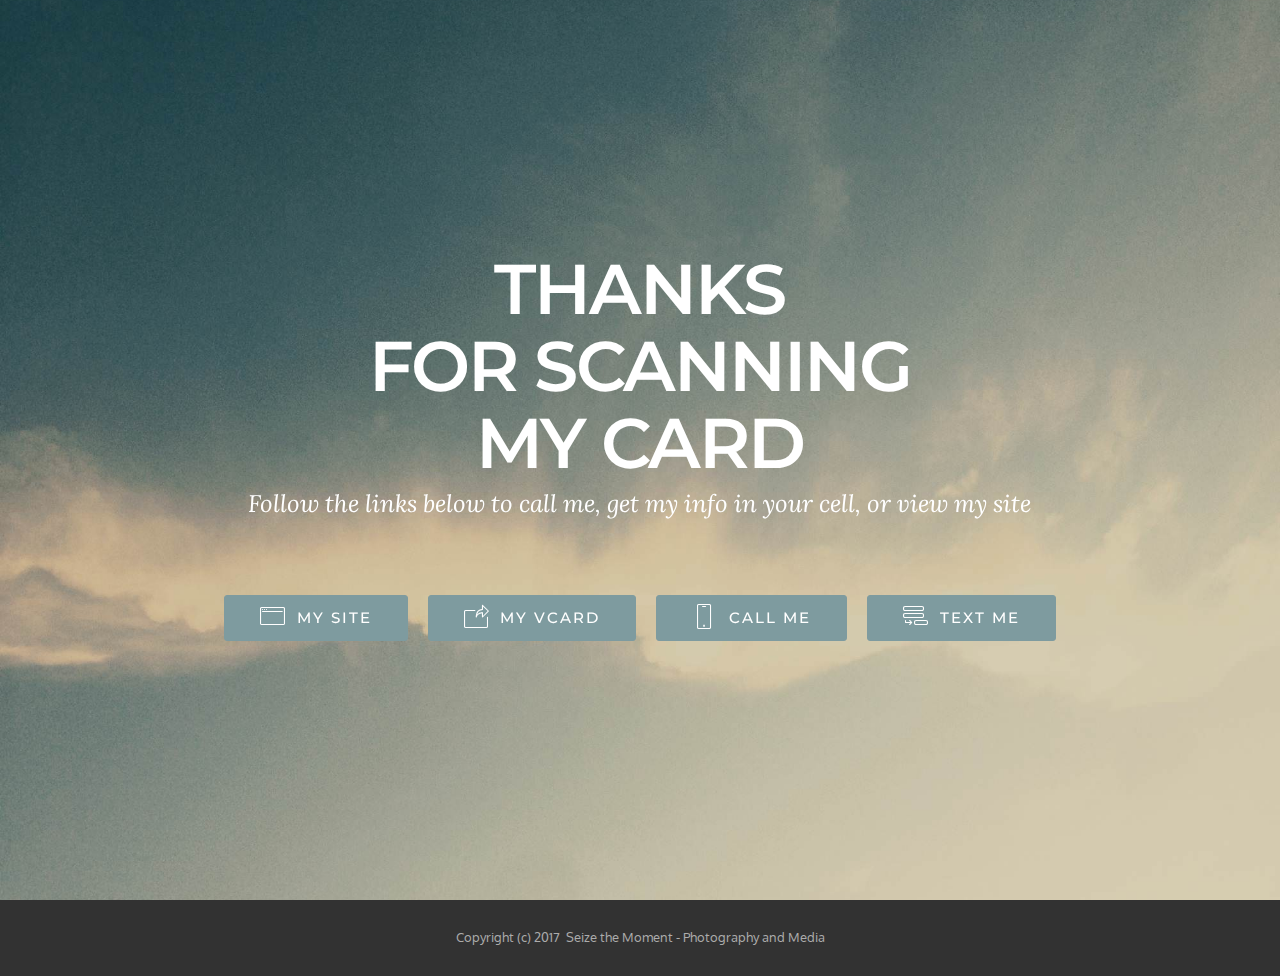
<file: VCard.html>
<!DOCTYPE html>
<html>
<head>
  <!-- Site made with Mobirise Website Builder v4.3.0, https://mobirise.com -->
  <meta charset="UTF-8">
  <meta http-equiv="X-UA-Compatible" content="IE=edge">
  <meta name="generator" content="Mobirise v4.3.0, mobirise.com">
  <meta name="viewport" content="width=device-width, initial-scale=1">
  <link rel="shortcut icon" href="assets/images/favicon-128x128.png" type="image/x-icon">
  <meta name="description" content="STM Virtual Business Card">
  <title>VCard</title>
  <link rel="stylesheet" href="assets/web/assets/mobirise-icons/mobirise-icons.css">
  <link rel="stylesheet" href="https://fonts.googleapis.com/css?family=Montserrat:400,700">
  <link rel="stylesheet" href="https://fonts.googleapis.com/css?family=Raleway:100,100i,200,200i,300,300i,400,400i,500,500i,600,600i,700,700i,800,800i,900,900i">
  <link rel="stylesheet" href="assets/bootstrap-material-design-font/css/material.css">
  <link rel="stylesheet" href="https://fonts.googleapis.com/css?family=Lora:400,700,400italic,700italic&subset=latin">
  <link rel="stylesheet" href="assets/tether/tether.min.css">
  <link rel="stylesheet" href="assets/bootstrap/css/bootstrap.min.css">
  <link rel="stylesheet" href="assets/theme/css/style.css">
  <link rel="stylesheet" href="assets/mobirise/css/mbr-additional.css" type="text/css">
  <script>
        document.addEventListener('DOMContentLoaded', (function () {
            link = new SMSLink.link();
            link.replaceAll();
        }), false);
    </script>

    <!-- Global Site Tag (gtag.js) - Google Analytics -->
    <script async src="https://www.googletagmanager.com/gtag/js?id=UA-63341227-1"></script>
    <script>
       window.dataLayer = window.dataLayer || [];
       function gtag(){dataLayer.push(arguments)};
       gtag('js', new Date());

       gtag('config', 'UA-63341227-1');
    </script>
    <script>
        (function(h,o,t,j,a,r){
            h.hj=h.hj||function(){(h.hj.q=h.hj.q||[]).push(arguments)};
            h._hjSettings={hjid:644958,hjsv:5};
            a=o.getElementsByTagName('head')[0];
            r=o.createElement('script');r.async=1;
            r.src=t+h._hjSettings.hjid+j+h._hjSettings.hjsv;
            a.appendChild(r);
        })(window,document,'//static.hotjar.com/c/hotjar-','.js?sv=');
    </script>
</head>
<!--Start of Tawk.to Script-->
<script type="text/javascript">
var Tawk_API=Tawk_API||{}, Tawk_LoadStart=new Date();
(function(){
var s1=document.createElement("script"),s0=document.getElementsByTagName("script")[0];
s1.async=true;
s1.src='https://embed.tawk.to/5999fee41b1bed47ceb05ab0/default';
s1.charset='UTF-8';
s1.setAttribute('crossorigin','*');
s0.parentNode.insertBefore(s1,s0);
})();
</script>
<!--End of Tawk.to Script-->
<body>
<section class="mbr-section mbr-section-hero mbr-section-full mbr-parallax-background" id="header1-19" data-rv-view="656" style="background-image: url(assets/images/jumbotron.jpg);">



    <div class="mbr-table-cell">

        <div class="container">
            <div class="row">
                <div class="mbr-section col-md-10 col-md-offset-1 text-xs-center">

                    <h1 class="mbr-section-title display-1">THANKS <br>FOR SCANNING <br>MY CARD</h1>
                    <p class="mbr-section-lead lead">Follow the links below to call me, get my info in your cell, or view my site<br><br></p>
                    <div class="mbr-section-btn"><a class="btn btn-lg btn-primary" href="index.html"><span class="mbri-browse mbr-iconfont mbr-iconfont-btn"></span>MY SITE</a> <a class="btn btn-lg btn-primary" href="STM-VCard.vcf"><span class="mbri-share mbr-iconfont mbr-iconfont-btn"></span>MY VCARD</a> <a class="btn btn-lg btn-primary" href="tel:1-210-363-4292"><span class="mbri-mobile mbr-iconfont mbr-iconfont-btn"></span>CALL ME</a> <a class="btn btn-lg btn-primary" href="sms://+12103634292?body=I%27m%20interested%20in%20your%20services.%20Please%20contact%20me."><span class="mbri-add-submenu mbr-iconfont mbr-iconfont-btn"></span>TEXT ME</a>    </div>
                </div>
            </div>
        </div>
    </div>



</section>

<section class="engine"><a href="https://mobirise.co/q">bootstrap slider</a></section><footer class="mbr-small-footer mbr-section mbr-section-nopadding" id="footer1-18" data-rv-view="654" style="background-color: rgb(50, 50, 50); padding-top: 1.75rem; padding-bottom: 1.75rem;">

    <div class="container text-xs-center">
        <p>Copyright (c) 2017 &nbsp;Seize the Moment - Photography and Media</p>
    </div>
</footer>

<script src="js/sms-link.min.js"></script>
  <script src="assets/web/assets/jquery/jquery.min.js"></script>
  <script src="assets/tether/tether.min.js"></script>
  <script src="assets/bootstrap/js/bootstrap.min.js"></script>
  <script src="assets/smooth-scroll/smooth-scroll.js"></script>
  <script src="assets/jarallax/jarallax.js"></script>
  <script src="assets/theme/js/script.js"></script>


</body>
</html>
</file>
<file: assets/bootstrap-material-design-font/css/material.css>
@font-face {
  font-family: 'Material-Design-Icons';
  src: url('../fonts/Material-Design-Icons.eot?3ocs8m');
  src: url('../fonts/Material-Design-Icons.eot?#iefix3ocs8m') format('embedded-opentype'), url('../fonts/Material-Design-Icons.woff?3ocs8m') format('woff'), url('../fonts/Material-Design-Icons.ttf?3ocs8m') format('truetype'), url('../fonts/Material-Design-Icons.svg?3ocs8m#Material-Design-Icons') format('svg');
  font-weight: normal;
  font-style: normal;
}
[class^="mdi-"],
[class*="mdi-"] {
  speak: none;
  display: inline-block;
  font-style: normal;
  font-variant:normal;
  font-weight:normal;
  /*font-size:24px;*/
  line-height:1;
  font-family:'Material-Design-Icons' !important;
  text-rendering: auto;
  
  -webkit-font-smoothing: antialiased;
  -moz-osx-font-smoothing: grayscale;
  -webkit-transform: translate(0, 0);
      -ms-transform: translate(0, 0);
          transform: translate(0, 0);
}
[class^="mdi-"]:before,
[class*="mdi-"]:before {
  display: inline-block;
  speak: none;
  text-decoration: inherit;
}
[class^="mdi-"].pull-left,
[class*="mdi-"].pull-left {
  margin-right: .3em;
}
[class^="mdi-"].pull-right,
[class*="mdi-"].pull-right {
  margin-left: .3em;
}
[class^="mdi-"].mdi-lg:before,
[class*="mdi-"].mdi-lg:before,
[class^="mdi-"].mdi-lg:after,
[class*="mdi-"].mdi-lg:after {
  font-size: 1.33333333em;
  line-height: 0.75em;
  vertical-align: -15%;
}
[class^="mdi-"].mdi-2x:before,
[class*="mdi-"].mdi-2x:before,
[class^="mdi-"].mdi-2x:after,
[class*="mdi-"].mdi-2x:after {
  font-size: 2em;
}
[class^="mdi-"].mdi-3x:before,
[class*="mdi-"].mdi-3x:before,
[class^="mdi-"].mdi-3x:after,
[class*="mdi-"].mdi-3x:after {
  font-size: 3em;
}
[class^="mdi-"].mdi-4x:before,
[class*="mdi-"].mdi-4x:before,
[class^="mdi-"].mdi-4x:after,
[class*="mdi-"].mdi-4x:after {
  font-size: 4em;
}
[class^="mdi-"].mdi-5x:before,
[class*="mdi-"].mdi-5x:before,
[class^="mdi-"].mdi-5x:after,
[class*="mdi-"].mdi-5x:after {
  font-size: 5em;
}
[class^="mdi-device-signal-cellular-"]:after,
[class^="mdi-device-battery-"]:after,
[class^="mdi-device-battery-charging-"]:after,
[class^="mdi-device-signal-cellular-connected-no-internet-"]:after,
[class^="mdi-device-signal-wifi-"]:after,
[class^="mdi-device-signal-wifi-statusbar-not-connected"]:after,
.mdi-device-network-wifi:after {
  opacity: .3;
  position: absolute;
  left: 0;
  top: 0;
  z-index: 1;
  display: inline-block;
  speak: none;
  text-decoration: inherit;
}
[class^="mdi-device-signal-cellular-"]:after {
  content: "\e758";
}
[class^="mdi-device-battery-"]:after {
  content: "\e735";
}
[class^="mdi-device-battery-charging-"]:after {
  content: "\e733";
}
[class^="mdi-device-signal-cellular-connected-no-internet-"]:after {
  content: "\e75d";
}
[class^="mdi-device-signal-wifi-"]:after,
.mdi-device-network-wifi:after {
  content: "\e765";
}
[class^="mdi-device-signal-wifi-statusbasr-not-connected"]:after {
  content: "\e8f7";
}
.mdi-device-signal-cellular-off:after,
.mdi-device-signal-cellular-null:after,
.mdi-device-signal-cellular-no-sim:after,
.mdi-device-signal-wifi-off:after,
.mdi-device-signal-wifi-4-bar:after,
.mdi-device-signal-cellular-4-bar:after,
.mdi-device-battery-alert:after,
.mdi-device-signal-cellular-connected-no-internet-4-bar:after,
.mdi-device-battery-std:after,
.mdi-device-battery-full .mdi-device-battery-unknown:after {
  content: "";
}
.mdi-fw {
  width: 1.28571429em;
  text-align: center;
}
.mdi-ul {
  padding-left: 0;
  margin-left: 2.14285714em;
  list-style-type: none;
}
.mdi-ul > li {
  position: relative;
}
.mdi-li {
  position: absolute;
  left: -2.14285714em;
  width: 2.14285714em;
  top: 0.14285714em;
  text-align: center;
}
.mdi-li.mdi-lg {
  left: -1.85714286em;
}
.mdi-border {
  padding: .2em .25em .15em;
  border: solid 0.08em #eeeeee;
  border-radius: .1em;
}
.mdi-spin {
  -webkit-animation: mdi-spin 2s infinite linear;
  animation: mdi-spin 2s infinite linear;
  -webkit-transform-origin: 50% 50%;
  -ms-transform-origin: 50% 50%;
      transform-origin: 50% 50%;
}
.mdi-pulse {
  -webkit-animation: mdi-spin 1s steps(8) infinite;
  animation: mdi-spin 1s steps(8) infinite;
  -webkit-transform-origin: 50% 50%;
  -ms-transform-origin: 50% 50%;
      transform-origin: 50% 50%;
}
@-webkit-keyframes mdi-spin {
  0% {
    -webkit-transform: rotate(0deg);
    transform: rotate(0deg);
  }
  100% {
    -webkit-transform: rotate(359deg);
    transform: rotate(359deg);
  }
}
@keyframes mdi-spin {
  0% {
    -webkit-transform: rotate(0deg);
    transform: rotate(0deg);
  }
  100% {
    -webkit-transform: rotate(359deg);
    transform: rotate(359deg);
  }
}
.mdi-rotate-90 {
  filter: progid:DXImageTransform.Microsoft.BasicImage(rotation=1);
  -webkit-transform: rotate(90deg);
  -ms-transform: rotate(90deg);
  transform: rotate(90deg);
}
.mdi-rotate-180 {
  filter: progid:DXImageTransform.Microsoft.BasicImage(rotation=2);
  -webkit-transform: rotate(180deg);
  -ms-transform: rotate(180deg);
  transform: rotate(180deg);
}
.mdi-rotate-270 {
  filter: progid:DXImageTransform.Microsoft.BasicImage(rotation=3);
  -webkit-transform: rotate(270deg);
  -ms-transform: rotate(270deg);
  transform: rotate(270deg);
}
.mdi-flip-horizontal {
  filter: progid:DXImageTransform.Microsoft.BasicImage(rotation=0, mirror=1);
  -webkit-transform: scale(-1, 1);
  -ms-transform: scale(-1, 1);
  transform: scale(-1, 1);
}
.mdi-flip-vertical {
  filter: progid:DXImageTransform.Microsoft.BasicImage(rotation=2, mirror=1);
  -webkit-transform: scale(1, -1);
  -ms-transform: scale(1, -1);
  transform: scale(1, -1);
}
:root .mdi-rotate-90,
:root .mdi-rotate-180,
:root .mdi-rotate-270,
:root .mdi-flip-horizontal,
:root .mdi-flip-vertical {
  -webkit-filter: none;
          filter: none;
}
.mdi-stack {
  position: relative;
  display: inline-block;
  width: 2em;
  height: 2em;
  line-height: 2em;
  vertical-align: middle;
}
.mdi-stack-1x,
.mdi-stack-2x {
  position: absolute;
  left: 0;
  width: 100%;
  text-align: center;
}
.mdi-stack-1x {
  line-height: inherit;
}
.mdi-stack-2x {
  font-size: 2em;
}
.mdi-inverse {
  color: #ffffff;
}
/* Start Icons */
.mdi-action-3d-rotation:before {
  content: "\e600";
}
.mdi-action-accessibility:before {
  content: "\e601";
}
.mdi-action-account-balance-wallet:before {
  content: "\e602";
}
.mdi-action-account-balance:before {
  content: "\e603";
}
.mdi-action-account-box:before {
  content: "\e604";
}
.mdi-action-account-child:before {
  content: "\e605";
}
.mdi-action-account-circle:before {
  content: "\e606";
}
.mdi-action-add-shopping-cart:before {
  content: "\e607";
}
.mdi-action-alarm-add:before {
  content: "\e608";
}
.mdi-action-alarm-off:before {
  content: "\e609";
}
.mdi-action-alarm-on:before {
  content: "\e60a";
}
.mdi-action-alarm:before {
  content: "\e60b";
}
.mdi-action-android:before {
  content: "\e60c";
}
.mdi-action-announcement:before {
  content: "\e60d";
}
.mdi-action-aspect-ratio:before {
  content: "\e60e";
}
.mdi-action-assessment:before {
  content: "\e60f";
}
.mdi-action-assignment-ind:before {
  content: "\e610";
}
.mdi-action-assignment-late:before {
  content: "\e611";
}
.mdi-action-assignment-return:before {
  content: "\e612";
}
.mdi-action-assignment-returned:before {
  content: "\e613";
}
.mdi-action-assignment-turned-in:before {
  content: "\e614";
}
.mdi-action-assignment:before {
  content: "\e615";
}
.mdi-action-autorenew:before {
  content: "\e616";
}
.mdi-action-backup:before {
  content: "\e617";
}
.mdi-action-book:before {
  content: "\e618";
}
.mdi-action-bookmark-outline:before {
  content: "\e619";
}
.mdi-action-bookmark:before {
  content: "\e61a";
}
.mdi-action-bug-report:before {
  content: "\e61b";
}
.mdi-action-cached:before {
  content: "\e61c";
}
.mdi-action-check-circle:before {
  content: "\e61d";
}
.mdi-action-class:before {
  content: "\e61e";
}
.mdi-action-credit-card:before {
  content: "\e61f";
}
.mdi-action-dashboard:before {
  content: "\e620";
}
.mdi-action-delete:before {
  content: "\e621";
}
.mdi-action-description:before {
  content: "\e622";
}
.mdi-action-dns:before {
  content: "\e623";
}
.mdi-action-done-all:before {
  content: "\e624";
}
.mdi-action-done:before {
  content: "\e625";
}
.mdi-action-event:before {
  content: "\e626";
}
.mdi-action-exit-to-app:before {
  content: "\e627";
}
.mdi-action-explore:before {
  content: "\e628";
}
.mdi-action-extension:before {
  content: "\e629";
}
.mdi-action-face-unlock:before {
  content: "\e62a";
}
.mdi-action-favorite-outline:before {
  content: "\e62b";
}
.mdi-action-favorite:before {
  content: "\e62c";
}
.mdi-action-find-in-page:before {
  content: "\e62d";
}
.mdi-action-find-replace:before {
  content: "\e62e";
}
.mdi-action-flip-to-back:before {
  content: "\e62f";
}
.mdi-action-flip-to-front:before {
  content: "\e630";
}
.mdi-action-get-app:before {
  content: "\e631";
}
.mdi-action-grade:before {
  content: "\e632";
}
.mdi-action-group-work:before {
  content: "\e633";
}
.mdi-action-help:before {
  content: "\e634";
}
.mdi-action-highlight-remove:before {
  content: "\e635";
}
.mdi-action-history:before {
  content: "\e636";
}
.mdi-action-home:before {
  content: "\e637";
}
.mdi-action-https:before {
  content: "\e638";
}
.mdi-action-info-outline:before {
  content: "\e639";
}
.mdi-action-info:before {
  content: "\e63a";
}
.mdi-action-input:before {
  content: "\e63b";
}
.mdi-action-invert-colors:before {
  content: "\e63c";
}
.mdi-action-label-outline:before {
  content: "\e63d";
}
.mdi-action-label:before {
  content: "\e63e";
}
.mdi-action-language:before {
  content: "\e63f";
}
.mdi-action-launch:before {
  content: "\e640";
}
.mdi-action-list:before {
  content: "\e641";
}
.mdi-action-lock-open:before {
  content: "\e642";
}
.mdi-action-lock-outline:before {
  content: "\e643";
}
.mdi-action-lock:before {
  content: "\e644";
}
.mdi-action-loyalty:before {
  content: "\e645";
}
.mdi-action-markunread-mailbox:before {
  content: "\e646";
}
.mdi-action-note-add:before {
  content: "\e647";
}
.mdi-action-open-in-browser:before {
  content: "\e648";
}
.mdi-action-open-in-new:before {
  content: "\e649";
}
.mdi-action-open-with:before {
  content: "\e64a";
}
.mdi-action-pageview:before {
  content: "\e64b";
}
.mdi-action-payment:before {
  content: "\e64c";
}
.mdi-action-perm-camera-mic:before {
  content: "\e64d";
}
.mdi-action-perm-contact-cal:before {
  content: "\e64e";
}
.mdi-action-perm-data-setting:before {
  content: "\e64f";
}
.mdi-action-perm-device-info:before {
  content: "\e650";
}
.mdi-action-perm-identity:before {
  content: "\e651";
}
.mdi-action-perm-media:before {
  content: "\e652";
}
.mdi-action-perm-phone-msg:before {
  content: "\e653";
}
.mdi-action-perm-scan-wifi:before {
  content: "\e654";
}
.mdi-action-picture-in-picture:before {
  content: "\e655";
}
.mdi-action-polymer:before {
  content: "\e656";
}
.mdi-action-print:before {
  content: "\e657";
}
.mdi-action-query-builder:before {
  content: "\e658";
}
.mdi-action-question-answer:before {
  content: "\e659";
}
.mdi-action-receipt:before {
  content: "\e65a";
}
.mdi-action-redeem:before {
  content: "\e65b";
}
.mdi-action-reorder:before {
  content: "\e65c";
}
.mdi-action-report-problem:before {
  content: "\e65d";
}
.mdi-action-restore:before {
  content: "\e65e";
}
.mdi-action-room:before {
  content: "\e65f";
}
.mdi-action-schedule:before {
  content: "\e660";
}
.mdi-action-search:before {
  content: "\e661";
}
.mdi-action-settings-applications:before {
  content: "\e662";
}
.mdi-action-settings-backup-restore:before {
  content: "\e663";
}
.mdi-action-settings-bluetooth:before {
  content: "\e664";
}
.mdi-action-settings-cell:before {
  content: "\e665";
}
.mdi-action-settings-display:before {
  content: "\e666";
}
.mdi-action-settings-ethernet:before {
  content: "\e667";
}
.mdi-action-settings-input-antenna:before {
  content: "\e668";
}
.mdi-action-settings-input-component:before {
  content: "\e669";
}
.mdi-action-settings-input-composite:before {
  content: "\e66a";
}
.mdi-action-settings-input-hdmi:before {
  content: "\e66b";
}
.mdi-action-settings-input-svideo:before {
  content: "\e66c";
}
.mdi-action-settings-overscan:before {
  content: "\e66d";
}
.mdi-action-settings-phone:before {
  content: "\e66e";
}
.mdi-action-settings-power:before {
  content: "\e66f";
}
.mdi-action-settings-remote:before {
  content: "\e670";
}
.mdi-action-settings-voice:before {
  content: "\e671";
}
.mdi-action-settings:before {
  content: "\e672";
}
.mdi-action-shop-two:before {
  content: "\e673";
}
.mdi-action-shop:before {
  content: "\e674";
}
.mdi-action-shopping-basket:before {
  content: "\e675";
}
.mdi-action-shopping-cart:before {
  content: "\e676";
}
.mdi-action-speaker-notes:before {
  content: "\e677";
}
.mdi-action-spellcheck:before {
  content: "\e678";
}
.mdi-action-star-rate:before {
  content: "\e679";
}
.mdi-action-stars:before {
  content: "\e67a";
}
.mdi-action-store:before {
  content: "\e67b";
}
.mdi-action-subject:before {
  content: "\e67c";
}
.mdi-action-supervisor-account:before {
  content: "\e67d";
}
.mdi-action-swap-horiz:before {
  content: "\e67e";
}
.mdi-action-swap-vert-circle:before {
  content: "\e67f";
}
.mdi-action-swap-vert:before {
  content: "\e680";
}
.mdi-action-system-update-tv:before {
  content: "\e681";
}
.mdi-action-tab-unselected:before {
  content: "\e682";
}
.mdi-action-tab:before {
  content: "\e683";
}
.mdi-action-theaters:before {
  content: "\e684";
}
.mdi-action-thumb-down:before {
  content: "\e685";
}
.mdi-action-thumb-up:before {
  content: "\e686";
}
.mdi-action-thumbs-up-down:before {
  content: "\e687";
}
.mdi-action-toc:before {
  content: "\e688";
}
.mdi-action-today:before {
  content: "\e689";
}
.mdi-action-track-changes:before {
  content: "\e68a";
}
.mdi-action-translate:before {
  content: "\e68b";
}
.mdi-action-trending-down:before {
  content: "\e68c";
}
.mdi-action-trending-neutral:before {
  content: "\e68d";
}
.mdi-action-trending-up:before {
  content: "\e68e";
}
.mdi-action-turned-in-not:before {
  content: "\e68f";
}
.mdi-action-turned-in:before {
  content: "\e690";
}
.mdi-action-verified-user:before {
  content: "\e691";
}
.mdi-action-view-agenda:before {
  content: "\e692";
}
.mdi-action-view-array:before {
  content: "\e693";
}
.mdi-action-view-carousel:before {
  content: "\e694";
}
.mdi-action-view-column:before {
  content: "\e695";
}
.mdi-action-view-day:before {
  content: "\e696";
}
.mdi-action-view-headline:before {
  content: "\e697";
}
.mdi-action-view-list:before {
  content: "\e698";
}
.mdi-action-view-module:before {
  content: "\e699";
}
.mdi-action-view-quilt:before {
  content: "\e69a";
}
.mdi-action-view-stream:before {
  content: "\e69b";
}
.mdi-action-view-week:before {
  content: "\e69c";
}
.mdi-action-visibility-off:before {
  content: "\e69d";
}
.mdi-action-visibility:before {
  content: "\e69e";
}
.mdi-action-wallet-giftcard:before {
  content: "\e69f";
}
.mdi-action-wallet-membership:before {
  content: "\e6a0";
}
.mdi-action-wallet-travel:before {
  content: "\e6a1";
}
.mdi-action-work:before {
  content: "\e6a2";
}
.mdi-alert-error:before {
  content: "\e6a3";
}
.mdi-alert-warning:before {
  content: "\e6a4";
}
.mdi-av-album:before {
  content: "\e6a5";
}
.mdi-av-closed-caption:before {
  content: "\e6a6";
}
.mdi-av-equalizer:before {
  content: "\e6a7";
}
.mdi-av-explicit:before {
  content: "\e6a8";
}
.mdi-av-fast-forward:before {
  content: "\e6a9";
}
.mdi-av-fast-rewind:before {
  content: "\e6aa";
}
.mdi-av-games:before {
  content: "\e6ab";
}
.mdi-av-hearing:before {
  content: "\e6ac";
}
.mdi-av-high-quality:before {
  content: "\e6ad";
}
.mdi-av-loop:before {
  content: "\e6ae";
}
.mdi-av-mic-none:before {
  content: "\e6af";
}
.mdi-av-mic-off:before {
  content: "\e6b0";
}
.mdi-av-mic:before {
  content: "\e6b1";
}
.mdi-av-movie:before {
  content: "\e6b2";
}
.mdi-av-my-library-add:before {
  content: "\e6b3";
}
.mdi-av-my-library-books:before {
  content: "\e6b4";
}
.mdi-av-my-library-music:before {
  content: "\e6b5";
}
.mdi-av-new-releases:before {
  content: "\e6b6";
}
.mdi-av-not-interested:before {
  content: "\e6b7";
}
.mdi-av-pause-circle-fill:before {
  content: "\e6b8";
}
.mdi-av-pause-circle-outline:before {
  content: "\e6b9";
}
.mdi-av-pause:before {
  content: "\e6ba";
}
.mdi-av-play-arrow:before {
  content: "\e6bb";
}
.mdi-av-play-circle-fill:before {
  content: "\e6bc";
}
.mdi-av-play-circle-outline:before {
  content: "\e6bd";
}
.mdi-av-play-shopping-bag:before {
  content: "\e6be";
}
.mdi-av-playlist-add:before {
  content: "\e6bf";
}
.mdi-av-queue-music:before {
  content: "\e6c0";
}
.mdi-av-queue:before {
  content: "\e6c1";
}
.mdi-av-radio:before {
  content: "\e6c2";
}
.mdi-av-recent-actors:before {
  content: "\e6c3";
}
.mdi-av-repeat-one:before {
  content: "\e6c4";
}
.mdi-av-repeat:before {
  content: "\e6c5";
}
.mdi-av-replay:before {
  content: "\e6c6";
}
.mdi-av-shuffle:before {
  content: "\e6c7";
}
.mdi-av-skip-next:before {
  content: "\e6c8";
}
.mdi-av-skip-previous:before {
  content: "\e6c9";
}
.mdi-av-snooze:before {
  content: "\e6ca";
}
.mdi-av-stop:before {
  content: "\e6cb";
}
.mdi-av-subtitles:before {
  content: "\e6cc";
}
.mdi-av-surround-sound:before {
  content: "\e6cd";
}
.mdi-av-timer:before {
  content: "\e6ce";
}
.mdi-av-video-collection:before {
  content: "\e6cf";
}
.mdi-av-videocam-off:before {
  content: "\e6d0";
}
.mdi-av-videocam:before {
  content: "\e6d1";
}
.mdi-av-volume-down:before {
  content: "\e6d2";
}
.mdi-av-volume-mute:before {
  content: "\e6d3";
}
.mdi-av-volume-off:before {
  content: "\e6d4";
}
.mdi-av-volume-up:before {
  content: "\e6d5";
}
.mdi-av-web:before {
  content: "\e6d6";
}
.mdi-communication-business:before {
  content: "\e6d7";
}
.mdi-communication-call-end:before {
  content: "\e6d8";
}
.mdi-communication-call-made:before {
  content: "\e6d9";
}
.mdi-communication-call-merge:before {
  content: "\e6da";
}
.mdi-communication-call-missed:before {
  content: "\e6db";
}
.mdi-communication-call-received:before {
  content: "\e6dc";
}
.mdi-communication-call-split:before {
  content: "\e6dd";
}
.mdi-communication-call:before {
  content: "\e6de";
}
.mdi-communication-chat:before {
  content: "\e6df";
}
.mdi-communication-clear-all:before {
  content: "\e6e0";
}
.mdi-communication-comment:before {
  content: "\e6e1";
}
.mdi-communication-contacts:before {
  content: "\e6e2";
}
.mdi-communication-dialer-sip:before {
  content: "\e6e3";
}
.mdi-communication-dialpad:before {
  content: "\e6e4";
}
.mdi-communication-dnd-on:before {
  content: "\e6e5";
}
.mdi-communication-email:before {
  content: "\e6e6";
}
.mdi-communication-forum:before {
  content: "\e6e7";
}
.mdi-communication-import-export:before {
  content: "\e6e8";
}
.mdi-communication-invert-colors-off:before {
  content: "\e6e9";
}
.mdi-communication-invert-colors-on:before {
  content: "\e6ea";
}
.mdi-communication-live-help:before {
  content: "\e6eb";
}
.mdi-communication-location-off:before {
  content: "\e6ec";
}
.mdi-communication-location-on:before {
  content: "\e6ed";
}
.mdi-communication-message:before {
  content: "\e6ee";
}
.mdi-communication-messenger:before {
  content: "\e6ef";
}
.mdi-communication-no-sim:before {
  content: "\e6f0";
}
.mdi-communication-phone:before {
  content: "\e6f1";
}
.mdi-communication-portable-wifi-off:before {
  content: "\e6f2";
}
.mdi-communication-quick-contacts-dialer:before {
  content: "\e6f3";
}
.mdi-communication-quick-contacts-mail:before {
  content: "\e6f4";
}
.mdi-communication-ring-volume:before {
  content: "\e6f5";
}
.mdi-communication-stay-current-landscape:before {
  content: "\e6f6";
}
.mdi-communication-stay-current-portrait:before {
  content: "\e6f7";
}
.mdi-communication-stay-primary-landscape:before {
  content: "\e6f8";
}
.mdi-communication-stay-primary-portrait:before {
  content: "\e6f9";
}
.mdi-communication-swap-calls:before {
  content: "\e6fa";
}
.mdi-communication-textsms:before {
  content: "\e6fb";
}
.mdi-communication-voicemail:before {
  content: "\e6fc";
}
.mdi-communication-vpn-key:before {
  content: "\e6fd";
}
.mdi-content-add-box:before {
  content: "\e6fe";
}
.mdi-content-add-circle-outline:before {
  content: "\e6ff";
}
.mdi-content-add-circle:before {
  content: "\e700";
}
.mdi-content-add:before {
  content: "\e701";
}
.mdi-content-archive:before {
  content: "\e702";
}
.mdi-content-backspace:before {
  content: "\e703";
}
.mdi-content-block:before {
  content: "\e704";
}
.mdi-content-clear:before {
  content: "\e705";
}
.mdi-content-content-copy:before {
  content: "\e706";
}
.mdi-content-content-cut:before {
  content: "\e707";
}
.mdi-content-content-paste:before {
  content: "\e708";
}
.mdi-content-create:before {
  content: "\e709";
}
.mdi-content-drafts:before {
  content: "\e70a";
}
.mdi-content-filter-list:before {
  content: "\e70b";
}
.mdi-content-flag:before {
  content: "\e70c";
}
.mdi-content-forward:before {
  content: "\e70d";
}
.mdi-content-gesture:before {
  content: "\e70e";
}
.mdi-content-inbox:before {
  content: "\e70f";
}
.mdi-content-link:before {
  content: "\e710";
}
.mdi-content-mail:before {
  content: "\e711";
}
.mdi-content-markunread:before {
  content: "\e712";
}
.mdi-content-redo:before {
  content: "\e713";
}
.mdi-content-remove-circle-outline:before {
  content: "\e714";
}
.mdi-content-remove-circle:before {
  content: "\e715";
}
.mdi-content-remove:before {
  content: "\e716";
}
.mdi-content-reply-all:before {
  content: "\e717";
}
.mdi-content-reply:before {
  content: "\e718";
}
.mdi-content-report:before {
  content: "\e719";
}
.mdi-content-save:before {
  content: "\e71a";
}
.mdi-content-select-all:before {
  content: "\e71b";
}
.mdi-content-send:before {
  content: "\e71c";
}
.mdi-content-sort:before {
  content: "\e71d";
}
.mdi-content-text-format:before {
  content: "\e71e";
}
.mdi-content-undo:before {
  content: "\e71f";
}
.mdi-editor-attach-file:before {
  content: "\e776";
}
.mdi-editor-attach-money:before {
  content: "\e777";
}
.mdi-editor-border-all:before {
  content: "\e778";
}
.mdi-editor-border-bottom:before {
  content: "\e779";
}
.mdi-editor-border-clear:before {
  content: "\e77a";
}
.mdi-editor-border-color:before {
  content: "\e77b";
}
.mdi-editor-border-horizontal:before {
  content: "\e77c";
}
.mdi-editor-border-inner:before {
  content: "\e77d";
}
.mdi-editor-border-left:before {
  content: "\e77e";
}
.mdi-editor-border-outer:before {
  content: "\e77f";
}
.mdi-editor-border-right:before {
  content: "\e780";
}
.mdi-editor-border-style:before {
  content: "\e781";
}
.mdi-editor-border-top:before {
  content: "\e782";
}
.mdi-editor-border-vertical:before {
  content: "\e783";
}
.mdi-editor-format-align-center:before {
  content: "\e784";
}
.mdi-editor-format-align-justify:before {
  content: "\e785";
}
.mdi-editor-format-align-left:before {
  content: "\e786";
}
.mdi-editor-format-align-right:before {
  content: "\e787";
}
.mdi-editor-format-bold:before {
  content: "\e788";
}
.mdi-editor-format-clear:before {
  content: "\e789";
}
.mdi-editor-format-color-fill:before {
  content: "\e78a";
}
.mdi-editor-format-color-reset:before {
  content: "\e78b";
}
.mdi-editor-format-color-text:before {
  content: "\e78c";
}
.mdi-editor-format-indent-decrease:before {
  content: "\e78d";
}
.mdi-editor-format-indent-increase:before {
  content: "\e78e";
}
.mdi-editor-format-italic:before {
  content: "\e78f";
}
.mdi-editor-format-line-spacing:before {
  content: "\e790";
}
.mdi-editor-format-list-bulleted:before {
  content: "\e791";
}
.mdi-editor-format-list-numbered:before {
  content: "\e792";
}
.mdi-editor-format-paint:before {
  content: "\e793";
}
.mdi-editor-format-quote:before {
  content: "\e794";
}
.mdi-editor-format-size:before {
  content: "\e795";
}
.mdi-editor-format-strikethrough:before {
  content: "\e796";
}
.mdi-editor-format-textdirection-l-to-r:before {
  content: "\e797";
}
.mdi-editor-format-textdirection-r-to-l:before {
  content: "\e798";
}
.mdi-editor-format-underline:before {
  content: "\e799";
}
.mdi-editor-functions:before {
  content: "\e79a";
}
.mdi-editor-insert-chart:before {
  content: "\e79b";
}
.mdi-editor-insert-comment:before {
  content: "\e79c";
}
.mdi-editor-insert-drive-file:before {
  content: "\e79d";
}
.mdi-editor-insert-emoticon:before {
  content: "\e79e";
}
.mdi-editor-insert-invitation:before {
  content: "\e79f";
}
.mdi-editor-insert-link:before {
  content: "\e7a0";
}
.mdi-editor-insert-photo:before {
  content: "\e7a1";
}
.mdi-editor-merge-type:before {
  content: "\e7a2";
}
.mdi-editor-mode-comment:before {
  content: "\e7a3";
}
.mdi-editor-mode-edit:before {
  content: "\e7a4";
}
.mdi-editor-publish:before {
  content: "\e7a5";
}
.mdi-editor-vertical-align-bottom:before {
  content: "\e7a6";
}
.mdi-editor-vertical-align-center:before {
  content: "\e7a7";
}
.mdi-editor-vertical-align-top:before {
  content: "\e7a8";
}
.mdi-editor-wrap-text:before {
  content: "\e7a9";
}
.mdi-file-attachment:before {
  content: "\e7aa";
}
.mdi-file-cloud-circle:before {
  content: "\e7ab";
}
.mdi-file-cloud-done:before {
  content: "\e7ac";
}
.mdi-file-cloud-download:before {
  content: "\e7ad";
}
.mdi-file-cloud-off:before {
  content: "\e7ae";
}
.mdi-file-cloud-queue:before {
  content: "\e7af";
}
.mdi-file-cloud-upload:before {
  content: "\e7b0";
}
.mdi-file-cloud:before {
  content: "\e7b1";
}
.mdi-file-file-download:before {
  content: "\e7b2";
}
.mdi-file-file-upload:before {
  content: "\e7b3";
}
.mdi-file-folder-open:before {
  content: "\e7b4";
}
.mdi-file-folder-shared:before {
  content: "\e7b5";
}
.mdi-file-folder:before {
  content: "\e7b6";
}
.mdi-device-access-alarm:before {
  content: "\e720";
}
.mdi-device-access-alarms:before {
  content: "\e721";
}
.mdi-device-access-time:before {
  content: "\e722";
}
.mdi-device-add-alarm:before {
  content: "\e723";
}
.mdi-device-airplanemode-off:before {
  content: "\e724";
}
.mdi-device-airplanemode-on:before {
  content: "\e725";
}
.mdi-device-battery-20:before {
  content: "\e726";
}
.mdi-device-battery-30:before {
  content: "\e727";
}
.mdi-device-battery-50:before {
  content: "\e728";
}
.mdi-device-battery-60:before {
  content: "\e729";
}
.mdi-device-battery-80:before {
  content: "\e72a";
}
.mdi-device-battery-90:before {
  content: "\e72b";
}
.mdi-device-battery-alert:before {
  content: "\e72c";
}
.mdi-device-battery-charging-20:before {
  content: "\e72d";
}
.mdi-device-battery-charging-30:before {
  content: "\e72e";
}
.mdi-device-battery-charging-50:before {
  content: "\e72f";
}
.mdi-device-battery-charging-60:before {
  content: "\e730";
}
.mdi-device-battery-charging-80:before {
  content: "\e731";
}
.mdi-device-battery-charging-90:before {
  content: "\e732";
}
.mdi-device-battery-charging-full:before {
  content: "\e733";
}
.mdi-device-battery-full:before {
  content: "\e734";
}
.mdi-device-battery-std:before {
  content: "\e735";
}
.mdi-device-battery-unknown:before {
  content: "\e736";
}
.mdi-device-bluetooth-connected:before {
  content: "\e737";
}
.mdi-device-bluetooth-disabled:before {
  content: "\e738";
}
.mdi-device-bluetooth-searching:before {
  content: "\e739";
}
.mdi-device-bluetooth:before {
  content: "\e73a";
}
.mdi-device-brightness-auto:before {
  content: "\e73b";
}
.mdi-device-brightness-high:before {
  content: "\e73c";
}
.mdi-device-brightness-low:before {
  content: "\e73d";
}
.mdi-device-brightness-medium:before {
  content: "\e73e";
}
.mdi-device-data-usage:before {
  content: "\e73f";
}
.mdi-device-developer-mode:before {
  content: "\e740";
}
.mdi-device-devices:before {
  content: "\e741";
}
.mdi-device-dvr:before {
  content: "\e742";
}
.mdi-device-gps-fixed:before {
  content: "\e743";
}
.mdi-device-gps-not-fixed:before {
  content: "\e744";
}
.mdi-device-gps-off:before {
  content: "\e745";
}
.mdi-device-location-disabled:before {
  content: "\e746";
}
.mdi-device-location-searching:before {
  content: "\e747";
}
.mdi-device-multitrack-audio:before {
  content: "\e748";
}
.mdi-device-network-cell:before {
  content: "\e749";
}
.mdi-device-network-wifi:before {
  content: "\e74a";
}
.mdi-device-nfc:before {
  content: "\e74b";
}
.mdi-device-now-wallpaper:before {
  content: "\e74c";
}
.mdi-device-now-widgets:before {
  content: "\e74d";
}
.mdi-device-screen-lock-landscape:before {
  content: "\e74e";
}
.mdi-device-screen-lock-portrait:before {
  content: "\e74f";
}
.mdi-device-screen-lock-rotation:before {
  content: "\e750";
}
.mdi-device-screen-rotation:before {
  content: "\e751";
}
.mdi-device-sd-storage:before {
  content: "\e752";
}
.mdi-device-settings-system-daydream:before {
  content: "\e753";
}
.mdi-device-signal-cellular-0-bar:before {
  content: "\e754";
}
.mdi-device-signal-cellular-1-bar:before {
  content: "\e755";
}
.mdi-device-signal-cellular-2-bar:before {
  content: "\e756";
}
.mdi-device-signal-cellular-3-bar:before {
  content: "\e757";
}
.mdi-device-signal-cellular-4-bar:before {
  content: "\e758";
}
.mdi-signal-wifi-statusbar-connected-no-internet-after:before {
  content: "\e8f6";
}
.mdi-device-signal-cellular-connected-no-internet-0-bar:before {
  content: "\e759";
}
.mdi-device-signal-cellular-connected-no-internet-1-bar:before {
  content: "\e75a";
}
.mdi-device-signal-cellular-connected-no-internet-2-bar:before {
  content: "\e75b";
}
.mdi-device-signal-cellular-connected-no-internet-3-bar:before {
  content: "\e75c";
}
.mdi-device-signal-cellular-connected-no-internet-4-bar:before {
  content: "\e75d";
}
.mdi-device-signal-cellular-no-sim:before {
  content: "\e75e";
}
.mdi-device-signal-cellular-null:before {
  content: "\e75f";
}
.mdi-device-signal-cellular-off:before {
  content: "\e760";
}
.mdi-device-signal-wifi-0-bar:before {
  content: "\e761";
}
.mdi-device-signal-wifi-1-bar:before {
  content: "\e762";
}
.mdi-device-signal-wifi-2-bar:before {
  content: "\e763";
}
.mdi-device-signal-wifi-3-bar:before {
  content: "\e764";
}
.mdi-device-signal-wifi-4-bar:before {
  content: "\e765";
}
.mdi-device-signal-wifi-off:before {
  content: "\e766";
}
.mdi-device-signal-wifi-statusbar-1-bar:before {
  content: "\e767";
}
.mdi-device-signal-wifi-statusbar-2-bar:before {
  content: "\e768";
}
.mdi-device-signal-wifi-statusbar-3-bar:before {
  content: "\e769";
}
.mdi-device-signal-wifi-statusbar-4-bar:before {
  content: "\e76a";
}
.mdi-device-signal-wifi-statusbar-connected-no-internet-:before {
  content: "\e76b";
}
.mdi-device-signal-wifi-statusbar-connected-no-internet:before {
  content: "\e76f";
}
.mdi-device-signal-wifi-statusbar-connected-no-internet-2:before {
  content: "\e76c";
}
.mdi-device-signal-wifi-statusbar-connected-no-internet-3:before {
  content: "\e76d";
}
.mdi-device-signal-wifi-statusbar-connected-no-internet-4:before {
  content: "\e76e";
}
.mdi-signal-wifi-statusbar-not-connected-after:before {
  content: "\e8f7";
}
.mdi-device-signal-wifi-statusbar-not-connected:before {
  content: "\e770";
}
.mdi-device-signal-wifi-statusbar-null:before {
  content: "\e771";
}
.mdi-device-storage:before {
  content: "\e772";
}
.mdi-device-usb:before {
  content: "\e773";
}
.mdi-device-wifi-lock:before {
  content: "\e774";
}
.mdi-device-wifi-tethering:before {
  content: "\e775";
}
.mdi-hardware-cast-connected:before {
  content: "\e7b7";
}
.mdi-hardware-cast:before {
  content: "\e7b8";
}
.mdi-hardware-computer:before {
  content: "\e7b9";
}
.mdi-hardware-desktop-mac:before {
  content: "\e7ba";
}
.mdi-hardware-desktop-windows:before {
  content: "\e7bb";
}
.mdi-hardware-dock:before {
  content: "\e7bc";
}
.mdi-hardware-gamepad:before {
  content: "\e7bd";
}
.mdi-hardware-headset-mic:before {
  content: "\e7be";
}
.mdi-hardware-headset:before {
  content: "\e7bf";
}
.mdi-hardware-keyboard-alt:before {
  content: "\e7c0";
}
.mdi-hardware-keyboard-arrow-down:before {
  content: "\e7c1";
}
.mdi-hardware-keyboard-arrow-left:before {
  content: "\e7c2";
}
.mdi-hardware-keyboard-arrow-right:before {
  content: "\e7c3";
}
.mdi-hardware-keyboard-arrow-up:before {
  content: "\e7c4";
}
.mdi-hardware-keyboard-backspace:before {
  content: "\e7c5";
}
.mdi-hardware-keyboard-capslock:before {
  content: "\e7c6";
}
.mdi-hardware-keyboard-control:before {
  content: "\e7c7";
}
.mdi-hardware-keyboard-hide:before {
  content: "\e7c8";
}
.mdi-hardware-keyboard-return:before {
  content: "\e7c9";
}
.mdi-hardware-keyboard-tab:before {
  content: "\e7ca";
}
.mdi-hardware-keyboard-voice:before {
  content: "\e7cb";
}
.mdi-hardware-keyboard:before {
  content: "\e7cc";
}
.mdi-hardware-laptop-chromebook:before {
  content: "\e7cd";
}
.mdi-hardware-laptop-mac:before {
  content: "\e7ce";
}
.mdi-hardware-laptop-windows:before {
  content: "\e7cf";
}
.mdi-hardware-laptop:before {
  content: "\e7d0";
}
.mdi-hardware-memory:before {
  content: "\e7d1";
}
.mdi-hardware-mouse:before {
  content: "\e7d2";
}
.mdi-hardware-phone-android:before {
  content: "\e7d3";
}
.mdi-hardware-phone-iphone:before {
  content: "\e7d4";
}
.mdi-hardware-phonelink-off:before {
  content: "\e7d5";
}
.mdi-hardware-phonelink:before {
  content: "\e7d6";
}
.mdi-hardware-security:before {
  content: "\e7d7";
}
.mdi-hardware-sim-card:before {
  content: "\e7d8";
}
.mdi-hardware-smartphone:before {
  content: "\e7d9";
}
.mdi-hardware-speaker:before {
  content: "\e7da";
}
.mdi-hardware-tablet-android:before {
  content: "\e7db";
}
.mdi-hardware-tablet-mac:before {
  content: "\e7dc";
}
.mdi-hardware-tablet:before {
  content: "\e7dd";
}
.mdi-hardware-tv:before {
  content: "\e7de";
}
.mdi-hardware-watch:before {
  content: "\e7df";
}
.mdi-image-add-to-photos:before {
  content: "\e7e0";
}
.mdi-image-adjust:before {
  content: "\e7e1";
}
.mdi-image-assistant-photo:before {
  content: "\e7e2";
}
.mdi-image-audiotrack:before {
  content: "\e7e3";
}
.mdi-image-blur-circular:before {
  content: "\e7e4";
}
.mdi-image-blur-linear:before {
  content: "\e7e5";
}
.mdi-image-blur-off:before {
  content: "\e7e6";
}
.mdi-image-blur-on:before {
  content: "\e7e7";
}
.mdi-image-brightness-1:before {
  content: "\e7e8";
}
.mdi-image-brightness-2:before {
  content: "\e7e9";
}
.mdi-image-brightness-3:before {
  content: "\e7ea";
}
.mdi-image-brightness-4:before {
  content: "\e7eb";
}
.mdi-image-brightness-5:before {
  content: "\e7ec";
}
.mdi-image-brightness-6:before {
  content: "\e7ed";
}
.mdi-image-brightness-7:before {
  content: "\e7ee";
}
.mdi-image-brush:before {
  content: "\e7ef";
}
.mdi-image-camera-alt:before {
  content: "\e7f0";
}
.mdi-image-camera-front:before {
  content: "\e7f1";
}
.mdi-image-camera-rear:before {
  content: "\e7f2";
}
.mdi-image-camera-roll:before {
  content: "\e7f3";
}
.mdi-image-camera:before {
  content: "\e7f4";
}
.mdi-image-center-focus-strong:before {
  content: "\e7f5";
}
.mdi-image-center-focus-weak:before {
  content: "\e7f6";
}
.mdi-image-collections:before {
  content: "\e7f7";
}
.mdi-image-color-lens:before {
  content: "\e7f8";
}
.mdi-image-colorize:before {
  content: "\e7f9";
}
.mdi-image-compare:before {
  content: "\e7fa";
}
.mdi-image-control-point-duplicate:before {
  content: "\e7fb";
}
.mdi-image-control-point:before {
  content: "\e7fc";
}
.mdi-image-crop-3-2:before {
  content: "\e7fd";
}
.mdi-image-crop-5-4:before {
  content: "\e7fe";
}
.mdi-image-crop-7-5:before {
  content: "\e7ff";
}
.mdi-image-crop-16-9:before {
  content: "\e800";
}
.mdi-image-crop-din:before {
  content: "\e801";
}
.mdi-image-crop-free:before {
  content: "\e802";
}
.mdi-image-crop-landscape:before {
  content: "\e803";
}
.mdi-image-crop-original:before {
  content: "\e804";
}
.mdi-image-crop-portrait:before {
  content: "\e805";
}
.mdi-image-crop-square:before {
  content: "\e806";
}
.mdi-image-crop:before {
  content: "\e807";
}
.mdi-image-dehaze:before {
  content: "\e808";
}
.mdi-image-details:before {
  content: "\e809";
}
.mdi-image-edit:before {
  content: "\e80a";
}
.mdi-image-exposure-minus-1:before {
  content: "\e80b";
}
.mdi-image-exposure-minus-2:before {
  content: "\e80c";
}
.mdi-image-exposure-plus-1:before {
  content: "\e80d";
}
.mdi-image-exposure-plus-2:before {
  content: "\e80e";
}
.mdi-image-exposure-zero:before {
  content: "\e80f";
}
.mdi-image-exposure:before {
  content: "\e810";
}
.mdi-image-filter-1:before {
  content: "\e811";
}
.mdi-image-filter-2:before {
  content: "\e812";
}
.mdi-image-filter-3:before {
  content: "\e813";
}
.mdi-image-filter-4:before {
  content: "\e814";
}
.mdi-image-filter-5:before {
  content: "\e815";
}
.mdi-image-filter-6:before {
  content: "\e816";
}
.mdi-image-filter-7:before {
  content: "\e817";
}
.mdi-image-filter-8:before {
  content: "\e818";
}
.mdi-image-filter-9-plus:before {
  content: "\e819";
}
.mdi-image-filter-9:before {
  content: "\e81a";
}
.mdi-image-filter-b-and-w:before {
  content: "\e81b";
}
.mdi-image-filter-center-focus:before {
  content: "\e81c";
}
.mdi-image-filter-drama:before {
  content: "\e81d";
}
.mdi-image-filter-frames:before {
  content: "\e81e";
}
.mdi-image-filter-hdr:before {
  content: "\e81f";
}
.mdi-image-filter-none:before {
  content: "\e820";
}
.mdi-image-filter-tilt-shift:before {
  content: "\e821";
}
.mdi-image-filter-vintage:before {
  content: "\e822";
}
.mdi-image-filter:before {
  content: "\e823";
}
.mdi-image-flare:before {
  content: "\e824";
}
.mdi-image-flash-auto:before {
  content: "\e825";
}
.mdi-image-flash-off:before {
  content: "\e826";
}
.mdi-image-flash-on:before {
  content: "\e827";
}
.mdi-image-flip:before {
  content: "\e828";
}
.mdi-image-gradient:before {
  content: "\e829";
}
.mdi-image-grain:before {
  content: "\e82a";
}
.mdi-image-grid-off:before {
  content: "\e82b";
}
.mdi-image-grid-on:before {
  content: "\e82c";
}
.mdi-image-hdr-off:before {
  content: "\e82d";
}
.mdi-image-hdr-on:before {
  content: "\e82e";
}
.mdi-image-hdr-strong:before {
  content: "\e82f";
}
.mdi-image-hdr-weak:before {
  content: "\e830";
}
.mdi-image-healing:before {
  content: "\e831";
}
.mdi-image-image-aspect-ratio:before {
  content: "\e832";
}
.mdi-image-image:before {
  content: "\e833";
}
.mdi-image-iso:before {
  content: "\e834";
}
.mdi-image-landscape:before {
  content: "\e835";
}
.mdi-image-leak-add:before {
  content: "\e836";
}
.mdi-image-leak-remove:before {
  content: "\e837";
}
.mdi-image-lens:before {
  content: "\e838";
}
.mdi-image-looks-3:before {
  content: "\e839";
}
.mdi-image-looks-4:before {
  content: "\e83a";
}
.mdi-image-looks-5:before {
  content: "\e83b";
}
.mdi-image-looks-6:before {
  content: "\e83c";
}
.mdi-image-looks-one:before {
  content: "\e83d";
}
.mdi-image-looks-two:before {
  content: "\e83e";
}
.mdi-image-looks:before {
  content: "\e83f";
}
.mdi-image-loupe:before {
  content: "\e840";
}
.mdi-image-movie-creation:before {
  content: "\e841";
}
.mdi-image-nature-people:before {
  content: "\e842";
}
.mdi-image-nature:before {
  content: "\e843";
}
.mdi-image-navigate-before:before {
  content: "\e844";
}
.mdi-image-navigate-next:before {
  content: "\e845";
}
.mdi-image-palette:before {
  content: "\e846";
}
.mdi-image-panorama-fisheye:before {
  content: "\e847";
}
.mdi-image-panorama-horizontal:before {
  content: "\e848";
}
.mdi-image-panorama-vertical:before {
  content: "\e849";
}
.mdi-image-panorama-wide-angle:before {
  content: "\e84a";
}
.mdi-image-panorama:before {
  content: "\e84b";
}
.mdi-image-photo-album:before {
  content: "\e84c";
}
.mdi-image-photo-camera:before {
  content: "\e84d";
}
.mdi-image-photo-library:before {
  content: "\e84e";
}
.mdi-image-photo:before {
  content: "\e84f";
}
.mdi-image-portrait:before {
  content: "\e850";
}
.mdi-image-remove-red-eye:before {
  content: "\e851";
}
.mdi-image-rotate-left:before {
  content: "\e852";
}
.mdi-image-rotate-right:before {
  content: "\e853";
}
.mdi-image-slideshow:before {
  content: "\e854";
}
.mdi-image-straighten:before {
  content: "\e855";
}
.mdi-image-style:before {
  content: "\e856";
}
.mdi-image-switch-camera:before {
  content: "\e857";
}
.mdi-image-switch-video:before {
  content: "\e858";
}
.mdi-image-tag-faces:before {
  content: "\e859";
}
.mdi-image-texture:before {
  content: "\e85a";
}
.mdi-image-timelapse:before {
  content: "\e85b";
}
.mdi-image-timer-3:before {
  content: "\e85c";
}
.mdi-image-timer-10:before {
  content: "\e85d";
}
.mdi-image-timer-auto:before {
  content: "\e85e";
}
.mdi-image-timer-off:before {
  content: "\e85f";
}
.mdi-image-timer:before {
  content: "\e860";
}
.mdi-image-tonality:before {
  content: "\e861";
}
.mdi-image-transform:before {
  content: "\e862";
}
.mdi-image-tune:before {
  content: "\e863";
}
.mdi-image-wb-auto:before {
  content: "\e864";
}
.mdi-image-wb-cloudy:before {
  content: "\e865";
}
.mdi-image-wb-incandescent:before {
  content: "\e866";
}
.mdi-image-wb-irradescent:before {
  content: "\e867";
}
.mdi-image-wb-sunny:before {
  content: "\e868";
}
.mdi-maps-beenhere:before {
  content: "\e869";
}
.mdi-maps-directions-bike:before {
  content: "\e86a";
}
.mdi-maps-directions-bus:before {
  content: "\e86b";
}
.mdi-maps-directions-car:before {
  content: "\e86c";
}
.mdi-maps-directions-ferry:before {
  content: "\e86d";
}
.mdi-maps-directions-subway:before {
  content: "\e86e";
}
.mdi-maps-directions-train:before {
  content: "\e86f";
}
.mdi-maps-directions-transit:before {
  content: "\e870";
}
.mdi-maps-directions-walk:before {
  content: "\e871";
}
.mdi-maps-directions:before {
  content: "\e872";
}
.mdi-maps-flight:before {
  content: "\e873";
}
.mdi-maps-hotel:before {
  content: "\e874";
}
.mdi-maps-layers-clear:before {
  content: "\e875";
}
.mdi-maps-layers:before {
  content: "\e876";
}
.mdi-maps-local-airport:before {
  content: "\e877";
}
.mdi-maps-local-atm:before {
  content: "\e878";
}
.mdi-maps-local-attraction:before {
  content: "\e879";
}
.mdi-maps-local-bar:before {
  content: "\e87a";
}
.mdi-maps-local-cafe:before {
  content: "\e87b";
}
.mdi-maps-local-car-wash:before {
  content: "\e87c";
}
.mdi-maps-local-convenience-store:before {
  content: "\e87d";
}
.mdi-maps-local-drink:before {
  content: "\e87e";
}
.mdi-maps-local-florist:before {
  content: "\e87f";
}
.mdi-maps-local-gas-station:before {
  content: "\e880";
}
.mdi-maps-local-grocery-store:before {
  content: "\e881";
}
.mdi-maps-local-hospital:before {
  content: "\e882";
}
.mdi-maps-local-hotel:before {
  content: "\e883";
}
.mdi-maps-local-laundry-service:before {
  content: "\e884";
}
.mdi-maps-local-library:before {
  content: "\e885";
}
.mdi-maps-local-mall:before {
  content: "\e886";
}
.mdi-maps-local-movies:before {
  content: "\e887";
}
.mdi-maps-local-offer:before {
  content: "\e888";
}
.mdi-maps-local-parking:before {
  content: "\e889";
}
.mdi-maps-local-pharmacy:before {
  content: "\e88a";
}
.mdi-maps-local-phone:before {
  content: "\e88b";
}
.mdi-maps-local-pizza:before {
  content: "\e88c";
}
.mdi-maps-local-play:before {
  content: "\e88d";
}
.mdi-maps-local-post-office:before {
  content: "\e88e";
}
.mdi-maps-local-print-shop:before {
  content: "\e88f";
}
.mdi-maps-local-restaurant:before {
  content: "\e890";
}
.mdi-maps-local-see:before {
  content: "\e891";
}
.mdi-maps-local-shipping:before {
  content: "\e892";
}
.mdi-maps-local-taxi:before {
  content: "\e893";
}
.mdi-maps-location-history:before {
  content: "\e894";
}
.mdi-maps-map:before {
  content: "\e895";
}
.mdi-maps-my-location:before {
  content: "\e896";
}
.mdi-maps-navigation:before {
  content: "\e897";
}
.mdi-maps-pin-drop:before {
  content: "\e898";
}
.mdi-maps-place:before {
  content: "\e899";
}
.mdi-maps-rate-review:before {
  content: "\e89a";
}
.mdi-maps-restaurant-menu:before {
  content: "\e89b";
}
.mdi-maps-satellite:before {
  content: "\e89c";
}
.mdi-maps-store-mall-directory:before {
  content: "\e89d";
}
.mdi-maps-terrain:before {
  content: "\e89e";
}
.mdi-maps-traffic:before {
  content: "\e89f";
}
.mdi-navigation-apps:before {
  content: "\e8a0";
}
.mdi-navigation-arrow-back:before {
  content: "\e8a1";
}
.mdi-navigation-arrow-drop-down-circle:before {
  content: "\e8a2";
}
.mdi-navigation-arrow-drop-down:before {
  content: "\e8a3";
}
.mdi-navigation-arrow-drop-up:before {
  content: "\e8a4";
}
.mdi-navigation-arrow-forward:before {
  content: "\e8a5";
}
.mdi-navigation-cancel:before {
  content: "\e8a6";
}
.mdi-navigation-check:before {
  content: "\e8a7";
}
.mdi-navigation-chevron-left:before {
  content: "\e8a8";
}
.mdi-navigation-chevron-right:before {
  content: "\e8a9";
}
.mdi-navigation-close:before {
  content: "\e8aa";
}
.mdi-navigation-expand-less:before {
  content: "\e8ab";
}
.mdi-navigation-expand-more:before {
  content: "\e8ac";
}
.mdi-navigation-fullscreen-exit:before {
  content: "\e8ad";
}
.mdi-navigation-fullscreen:before {
  content: "\e8ae";
}
.mdi-navigation-menu:before {
  content: "\e8af";
}
.mdi-navigation-more-horiz:before {
  content: "\e8b0";
}
.mdi-navigation-more-vert:before {
  content: "\e8b1";
}
.mdi-navigation-refresh:before {
  content: "\e8b2";
}
.mdi-navigation-unfold-less:before {
  content: "\e8b3";
}
.mdi-navigation-unfold-more:before {
  content: "\e8b4";
}
.mdi-notification-adb:before {
  content: "\e8b5";
}
.mdi-notification-bluetooth-audio:before {
  content: "\e8b6";
}
.mdi-notification-disc-full:before {
  content: "\e8b7";
}
.mdi-notification-dnd-forwardslash:before {
  content: "\e8b8";
}
.mdi-notification-do-not-disturb:before {
  content: "\e8b9";
}
.mdi-notification-drive-eta:before {
  content: "\e8ba";
}
.mdi-notification-event-available:before {
  content: "\e8bb";
}
.mdi-notification-event-busy:before {
  content: "\e8bc";
}
.mdi-notification-event-note:before {
  content: "\e8bd";
}
.mdi-notification-folder-special:before {
  content: "\e8be";
}
.mdi-notification-mms:before {
  content: "\e8bf";
}
.mdi-notification-more:before {
  content: "\e8c0";
}
.mdi-notification-network-locked:before {
  content: "\e8c1";
}
.mdi-notification-phone-bluetooth-speaker:before {
  content: "\e8c2";
}
.mdi-notification-phone-forwarded:before {
  content: "\e8c3";
}
.mdi-notification-phone-in-talk:before {
  content: "\e8c4";
}
.mdi-notification-phone-locked:before {
  content: "\e8c5";
}
.mdi-notification-phone-missed:before {
  content: "\e8c6";
}
.mdi-notification-phone-paused:before {
  content: "\e8c7";
}
.mdi-notification-play-download:before {
  content: "\e8c8";
}
.mdi-notification-play-install:before {
  content: "\e8c9";
}
.mdi-notification-sd-card:before {
  content: "\e8ca";
}
.mdi-notification-sim-card-alert:before {
  content: "\e8cb";
}
.mdi-notification-sms-failed:before {
  content: "\e8cc";
}
.mdi-notification-sms:before {
  content: "\e8cd";
}
.mdi-notification-sync-disabled:before {
  content: "\e8ce";
}
.mdi-notification-sync-problem:before {
  content: "\e8cf";
}
.mdi-notification-sync:before {
  content: "\e8d0";
}
.mdi-notification-system-update:before {
  content: "\e8d1";
}
.mdi-notification-tap-and-play:before {
  content: "\e8d2";
}
.mdi-notification-time-to-leave:before {
  content: "\e8d3";
}
.mdi-notification-vibration:before {
  content: "\e8d4";
}
.mdi-notification-voice-chat:before {
  content: "\e8d5";
}
.mdi-notification-vpn-lock:before {
  content: "\e8d6";
}
.mdi-social-cake:before {
  content: "\e8d7";
}
.mdi-social-domain:before {
  content: "\e8d8";
}
.mdi-social-group-add:before {
  content: "\e8d9";
}
.mdi-social-group:before {
  content: "\e8da";
}
.mdi-social-location-city:before {
  content: "\e8db";
}
.mdi-social-mood:before {
  content: "\e8dc";
}
.mdi-social-notifications-none:before {
  content: "\e8dd";
}
.mdi-social-notifications-off:before {
  content: "\e8de";
}
.mdi-social-notifications-on:before {
  content: "\e8df";
}
.mdi-social-notifications-paused:before {
  content: "\e8e0";
}
.mdi-social-notifications:before {
  content: "\e8e1";
}
.mdi-social-pages:before {
  content: "\e8e2";
}
.mdi-social-party-mode:before {
  content: "\e8e3";
}
.mdi-social-people-outline:before {
  content: "\e8e4";
}
.mdi-social-people:before {
  content: "\e8e5";
}
.mdi-social-person-add:before {
  content: "\e8e6";
}
.mdi-social-person-outline:before {
  content: "\e8e7";
}
.mdi-social-person:before {
  content: "\e8e8";
}
.mdi-social-plus-one:before {
  content: "\e8e9";
}
.mdi-social-poll:before {
  content: "\e8ea";
}
.mdi-social-public:before {
  content: "\e8eb";
}
.mdi-social-school:before {
  content: "\e8ec";
}
.mdi-social-share:before {
  content: "\e8ed";
}
.mdi-social-whatshot:before {
  content: "\e8ee";
}
.mdi-toggle-check-box-outline-blank:before {
  content: "\e8ef";
}
.mdi-toggle-check-box:before {
  content: "\e8f0";
}
.mdi-toggle-radio-button-off:before {
  content: "\e8f1";
}
.mdi-toggle-radio-button-on:before {
  content: "\e8f2";
}
.mdi-toggle-star-half:before {
  content: "\e8f3";
}
.mdi-toggle-star-outline:before {
  content: "\e8f4";
}
.mdi-toggle-star:before {
  content: "\e8f5";
}
</file>
<file: assets/socicon/css/styles.css>
@charset "UTF-8";

@font-face {
  font-family: "socicon";
  src:url("../fonts/socicon.eot");
  src:url("../fonts/socicon.eot?#iefix") format("embedded-opentype"),
    url("../fonts/socicon.woff") format("woff"),
    url("../fonts/socicon.ttf") format("truetype"),
    url("../fonts/socicon.svg#socicon") format("svg");
  font-weight: normal;
  font-style: normal;

}

[data-icon]:before {
  font-family: "socicon" !important;
  content: attr(data-icon);
  font-style: normal !important;
  font-weight: normal !important;
  font-variant: normal !important;
  text-transform: none !important;
  speak: none;
  line-height: 1;
  -webkit-font-smoothing: antialiased;
  -moz-osx-font-smoothing: grayscale;
}

[class^="socicon-"]:before,
[class*=" socicon-"]:before {
  font-family: "socicon" !important;
  font-style: normal !important;
  font-weight: normal !important;
  font-variant: normal !important;
  text-transform: none !important;
  speak: none;
  line-height: 1;
  -webkit-font-smoothing: antialiased;
  -moz-osx-font-smoothing: grayscale;
}

.socicon-modelmayhem:before {
  content: "\e000";
}
.socicon-mixcloud:before {
  content: "\e001";
}
.socicon-drupal:before {
  content: "\e002";
}
.socicon-swarm:before {
  content: "\e003";
}
.socicon-istock:before {
  content: "\e004";
}
.socicon-yammer:before {
  content: "\e005";
}
.socicon-ello:before {
  content: "\e006";
}
.socicon-stackoverflow:before {
  content: "\e007";
}
.socicon-persona:before {
  content: "\e008";
}
.socicon-triplej:before {
  content: "\e009";
}
.socicon-houzz:before {
  content: "\e00a";
}
.socicon-rss:before {
  content: "\e00b";
}
.socicon-paypal:before {
  content: "\e00c";
}
.socicon-odnoklassniki:before {
  content: "\e00d";
}
.socicon-airbnb:before {
  content: "\e00e";
}
.socicon-periscope:before {
  content: "\e00f";
}
.socicon-outlook:before {
  content: "\e010";
}
.socicon-coderwall:before {
  content: "\e011";
}
.socicon-tripadvisor:before {
  content: "\e012";
}
.socicon-appnet:before {
  content: "\e013";
}
.socicon-goodreads:before {
  content: "\e014";
}
.socicon-tripit:before {
  content: "\e015";
}
.socicon-lanyrd:before {
  content: "\e016";
}
.socicon-slideshare:before {
  content: "\e017";
}
.socicon-buffer:before {
  content: "\e018";
}
.socicon-disqus:before {
  content: "\e019";
}
.socicon-vkontakte:before {
  content: "\e01a";
}
.socicon-whatsapp:before {
  content: "\e01b";
}
.socicon-patreon:before {
  content: "\e01c";
}
.socicon-storehouse:before {
  content: "\e01d";
}
.socicon-pocket:before {
  content: "\e01e";
}
.socicon-mail:before {
  content: "\e01f";
}
.socicon-blogger:before {
  content: "\e020";
}
.socicon-technorati:before {
  content: "\e021";
}
.socicon-reddit:before {
  content: "\e022";
}
.socicon-dribbble:before {
  content: "\e023";
}
.socicon-stumbleupon:before {
  content: "\e024";
}
.socicon-digg:before {
  content: "\e025";
}
.socicon-envato:before {
  content: "\e026";
}
.socicon-behance:before {
  content: "\e027";
}
.socicon-delicious:before {
  content: "\e028";
}
.socicon-deviantart:before {
  content: "\e029";
}
.socicon-forrst:before {
  content: "\e02a";
}
.socicon-play:before {
  content: "\e02b";
}
.socicon-zerply:before {
  content: "\e02c";
}
.socicon-wikipedia:before {
  content: "\e02d";
}
.socicon-apple:before {
  content: "\e02e";
}
.socicon-flattr:before {
  content: "\e02f";
}
.socicon-github:before {
  content: "\e030";
}
.socicon-renren:before {
  content: "\e031";
}
.socicon-friendfeed:before {
  content: "\e032";
}
.socicon-newsvine:before {
  content: "\e033";
}
.socicon-identica:before {
  content: "\e034";
}
.socicon-bebo:before {
  content: "\e035";
}
.socicon-zynga:before {
  content: "\e036";
}
.socicon-steam:before {
  content: "\e037";
}
.socicon-xbox:before {
  content: "\e038";
}
.socicon-windows:before {
  content: "\e039";
}
.socicon-qq:before {
  content: "\e03a";
}
.socicon-douban:before {
  content: "\e03b";
}
.socicon-meetup:before {
  content: "\e03c";
}
.socicon-playstation:before {
  content: "\e03d";
}
.socicon-android:before {
  content: "\e03e";
}
.socicon-snapchat:before {
  content: "\e03f";
}
.socicon-twitter:before {
  content: "\e040";
}
.socicon-facebook:before {
  content: "\e041";
}
.socicon-googleplus:before {
  content: "\e042";
}
.socicon-pinterest:before {
  content: "\e043";
}
.socicon-foursquare:before {
  content: "\e044";
}
.socicon-yahoo:before {
  content: "\e045";
}
.socicon-skype:before {
  content: "\e046";
}
.socicon-yelp:before {
  content: "\e047";
}
.socicon-feedburner:before {
  content: "\e048";
}
.socicon-linkedin:before {
  content: "\e049";
}
.socicon-viadeo:before {
  content: "\e04a";
}
.socicon-xing:before {
  content: "\e04b";
}
.socicon-myspace:before {
  content: "\e04c";
}
.socicon-soundcloud:before {
  content: "\e04d";
}
.socicon-spotify:before {
  content: "\e04e";
}
.socicon-grooveshark:before {
  content: "\e04f";
}
.socicon-lastfm:before {
  content: "\e050";
}
.socicon-youtube:before {
  content: "\e051";
}
.socicon-vimeo:before {
  content: "\e052";
}
.socicon-dailymotion:before {
  content: "\e053";
}
.socicon-vine:before {
  content: "\e054";
}
.socicon-flickr:before {
  content: "\e055";
}
.socicon-500px:before {
  content: "\e056";
}
.socicon-wordpress:before {
  content: "\e058";
}
.socicon-tumblr:before {
  content: "\e059";
}
.socicon-twitch:before {
  content: "\e05a";
}
.socicon-8tracks:before {
  content: "\e05b";
}
.socicon-amazon:before {
  content: "\e05c";
}
.socicon-icq:before {
  content: "\e05d";
}
.socicon-smugmug:before {
  content: "\e05e";
}
.socicon-ravelry:before {
  content: "\e05f";
}
.socicon-weibo:before {
  content: "\e060";
}
.socicon-baidu:before {
  content: "\e061";
}
.socicon-angellist:before {
  content: "\e062";
}
.socicon-ebay:before {
  content: "\e063";
}
.socicon-imdb:before {
  content: "\e064";
}
.socicon-stayfriends:before {
  content: "\e065";
}
.socicon-residentadvisor:before {
  content: "\e066";
}
.socicon-google:before {
  content: "\e067";
}
.socicon-yandex:before {
  content: "\e068";
}
.socicon-sharethis:before {
  content: "\e069";
}
.socicon-bandcamp:before {
  content: "\e06a";
}
.socicon-itunes:before {
  content: "\e06b";
}
.socicon-deezer:before {
  content: "\e06c";
}
.socicon-telegram:before {
  content: "\e06e";
}
.socicon-openid:before {
  content: "\e06f";
}
.socicon-amplement:before {
  content: "\e070";
}
.socicon-viber:before {
  content: "\e071";
}
.socicon-zomato:before {
  content: "\e072";
}
.socicon-draugiem:before {
  content: "\e074";
}
.socicon-endomodo:before {
  content: "\e075";
}
.socicon-filmweb:before {
  content: "\e076";
}
.socicon-stackexchange:before {
  content: "\e077";
}
.socicon-wykop:before {
  content: "\e078";
}
.socicon-teamspeak:before {
  content: "\e079";
}
.socicon-teamviewer:before {
  content: "\e07a";
}
.socicon-ventrilo:before {
  content: "\e07b";
}
.socicon-younow:before {
  content: "\e07c";
}
.socicon-raidcall:before {
  content: "\e07d";
}
.socicon-mumble:before {
  content: "\e07e";
}
.socicon-medium:before {
  content: "\e06d";
}
.socicon-bebee:before {
  content: "\e07f";
}
.socicon-hitbox:before {
  content: "\e080";
}
.socicon-reverbnation:before {
  content: "\e081";
}
.socicon-formulr:before {
  content: "\e082";
}
.socicon-instagram:before {
  content: "\e057";
}
.socicon-battlenet:before {
  content: "\e083";
}
.socicon-chrome:before {
  content: "\e084";
}
.socicon-discord:before {
  content: "\e086";
}
.socicon-issuu:before {
  content: "\e087";
}
.socicon-macos:before {
  content: "\e088";
}
.socicon-firefox:before {
  content: "\e089";
}
.socicon-opera:before {
  content: "\e08d";
}
.socicon-keybase:before {
  content: "\e090";
}
.socicon-alliance:before {
  content: "\e091";
}
.socicon-livejournal:before {
  content: "\e092";
}
.socicon-googlephotos:before {
  content: "\e093";
}
.socicon-horde:before {
  content: "\e094";
}
.socicon-etsy:before {
  content: "\e095";
}
.socicon-zapier:before {
  content: "\e096";
}
.socicon-google-scholar:before {
  content: "\e097";
}
.socicon-researchgate:before {
  content: "\e098";
}
.socicon-wechat:before {
  content: "\e099";
}
.socicon-strava:before {
  content: "\e09a";
}
.socicon-line:before {
  content: "\e09b";
}
.socicon-lyft:before {
  content: "\e09c";
}
.socicon-uber:before {
  content: "\e09d";
}
.socicon-songkick:before {
  content: "\e09e";
}
.socicon-viewbug:before {
  content: "\e09f";
}
.socicon-googlegroups:before {
  content: "\e0a0";
}
.socicon-quora:before {
  content: "\e073";
}
.socicon-diablo:before {
  content: "\e085";
}
.socicon-blizzard:before {
  content: "\e0a1";
}
.socicon-hearthstone:before {
  content: "\e08b";
}
.socicon-heroes:before {
  content: "\e08a";
}
.socicon-overwatch:before {
  content: "\e08c";
}
.socicon-warcraft:before {
  content: "\e08e";
}
.socicon-starcraft:before {
  content: "\e08f";
}
.socicon-beam:before {
  content: "\e0a2";
}
.socicon-curse:before {
  content: "\e0a3";
}
.socicon-player:before {
  content: "\e0a4";
}
.socicon-streamjar:before {
  content: "\e0a5";
}
.socicon-nintendo:before {
  content: "\e0a6";
}
.socicon-hellocoton:before {
  content: "\e0a7";
}
</file>
<file: assets/mobirise/css/mbr-additional.css>
@import url(https://fonts.googleapis.com/css?family=Montserrat:400,700);
@import url(https://fonts.googleapis.com/css?family=Lora:400,700);
@import url(https://fonts.googleapis.com/css?family=Oxygen:400,300,700);
@import url(https://fonts.googleapis.com/css?family=Open+Sans:400,300,700);



body,
input,
textarea,
.mbr-company .list-group-text {
  font-family: 'Oxygen', sans-serif;
}
.mbr-footer-content li,
.mbr-footer .mbr-contacts li {
  font-family: 'Oxygen', sans-serif;
}
.btn,
.alert,
h1,
h2,
h3,
h4,
h5,
h6,
.h1,
.h2,
.h3,
.h4,
.h5,
.h6,
.display-1,
.display-2,
.display-3,
.display-4,
.mbr-figure .mbr-figure-caption,
.mbr-gallery-title,
.mbr-map [data-state-details],
.mbr-price {
  font-family: 'Montserrat', sans-serif;
}
.mbr-footer-content h1,
.mbr-footer .mbr-contacts h1,
.mbr-footer-content h2,
.mbr-footer .mbr-contacts h2,
.mbr-footer-content h3,
.mbr-footer .mbr-contacts h3,
.mbr-footer-content h4,
.mbr-footer .mbr-contacts h4,
.mbr-footer-content p strong,
.mbr-footer .mbr-contacts p strong,
.mbr-footer-content strong,
.mbr-footer .mbr-contacts strong {
  font-family: 'Montserrat', sans-serif;
}
.btn-sm,
.lead a,
.lead blockquote,
.mbr-section-subtitle,
.mbr-section-hero .mbr-section-lead,
.mbr-cards .card-subtitle,
.mbr-testimonial .card-block {
  font-family: 'Lora', serif;
}
.mbr-author-name {
  font-family: 'Montserrat', sans-serif;
}
.mbr-author-desc {
  font-family: 'Lora', serif;
}
.mbr-plan-title {
  font-family: 'Montserrat', sans-serif;
}
.mbr-plan-subtitle,
.mbr-plan-price-desc {
  font-family: 'Lora', serif;
}
.bg-primary {
  background-color: #7e9b9f !important;
}
.bg-success {
  background-color: #90a878 !important;
}
.bg-info {
  background-color: #ffb4b4 !important;
}
.bg-warning {
  background-color: #f3c649 !important;
}
.bg-danger {
  background-color: #f28281 !important;
}
.btn-primary {
  background-color: #7e9b9f;
  border-color: #7e9b9f;
  color: #ffffff;
}
.btn-primary:hover,
.btn-primary:focus,
.btn-primary.focus,
.btn-primary:active,
.btn-primary.active {
  color: #ffffff;
  background-color: #597478;
  border-color: #597478;
}
.btn-primary.disabled,
.btn-primary:disabled {
  color: #ffffff !important;
  background-color: #597478 !important;
  border-color: #597478 !important;
}
.btn-secondary {
  background-color: #7e9b9f;
  border-color: #7e9b9f;
  color: #ffffff;
}
.btn-secondary:hover,
.btn-secondary:focus,
.btn-secondary.focus,
.btn-secondary:active,
.btn-secondary.active {
  color: #ffffff;
  background-color: #597478;
  border-color: #597478;
}
.btn-secondary.disabled,
.btn-secondary:disabled {
  color: #ffffff !important;
  background-color: #597478 !important;
  border-color: #597478 !important;
}
.btn-info {
  background-color: #ffb4b4;
  border-color: #ffb4b4;
  color: #ffffff;
}
.btn-info:hover,
.btn-info:focus,
.btn-info.focus,
.btn-info:active,
.btn-info.active {
  color: #ffffff;
  background-color: #ff6868;
  border-color: #ff6868;
}
.btn-info.disabled,
.btn-info:disabled {
  color: #ffffff !important;
  background-color: #ff6868 !important;
  border-color: #ff6868 !important;
}
.btn-success {
  background-color: #90a878;
  border-color: #90a878;
  color: #ffffff;
}
.btn-success:hover,
.btn-success:focus,
.btn-success.focus,
.btn-success:active,
.btn-success.active {
  color: #ffffff;
  background-color: #6a8153;
  border-color: #6a8153;
}
.btn-success.disabled,
.btn-success:disabled {
  color: #ffffff !important;
  background-color: #6a8153 !important;
  border-color: #6a8153 !important;
}
.btn-warning {
  background-color: #f3c649;
  border-color: #f3c649;
  color: #ffffff;
}
.btn-warning:hover,
.btn-warning:focus,
.btn-warning.focus,
.btn-warning:active,
.btn-warning.active {
  color: #ffffff;
  background-color: #e1a90f;
  border-color: #e1a90f;
}
.btn-warning.disabled,
.btn-warning:disabled {
  color: #ffffff !important;
  background-color: #e1a90f !important;
  border-color: #e1a90f !important;
}
.btn-danger {
  background-color: #f28281;
  border-color: #f28281;
  color: #ffffff;
}
.btn-danger:hover,
.btn-danger:focus,
.btn-danger.focus,
.btn-danger:active,
.btn-danger.active {
  color: #ffffff;
  background-color: #eb3d3c;
  border-color: #eb3d3c;
}
.btn-danger.disabled,
.btn-danger:disabled {
  color: #ffffff !important;
  background-color: #eb3d3c !important;
  border-color: #eb3d3c !important;
}
.btn-primary-outline {
  background: none;
  border-color: #4e6669;
  color: #4e6669;
}
.btn-primary-outline:hover,
.btn-primary-outline:focus,
.btn-primary-outline.focus,
.btn-primary-outline:active,
.btn-primary-outline.active {
  color: #ffffff;
  background-color: #7e9b9f;
  border-color: #7e9b9f;
}
.btn-primary-outline.disabled,
.btn-primary-outline:disabled {
  color: #ffffff !important;
  background-color: #7e9b9f !important;
  border-color: #7e9b9f !important;
}
.btn-secondary-outline {
  background: none;
  border-color: #4e6669;
  color: #4e6669;
}
.btn-secondary-outline:hover,
.btn-secondary-outline:focus,
.btn-secondary-outline.focus,
.btn-secondary-outline:active,
.btn-secondary-outline.active {
  color: #ffffff;
  background-color: #7e9b9f;
  border-color: #7e9b9f;
}
.btn-secondary-outline.disabled,
.btn-secondary-outline:disabled {
  color: #ffffff !important;
  background-color: #7e9b9f !important;
  border-color: #7e9b9f !important;
}
.btn-info-outline {
  background: none;
  border-color: #ff4e4e;
  color: #ff4e4e;
}
.btn-info-outline:hover,
.btn-info-outline:focus,
.btn-info-outline.focus,
.btn-info-outline:active,
.btn-info-outline.active {
  color: #ffffff;
  background-color: #ffb4b4;
  border-color: #ffb4b4;
}
.btn-info-outline.disabled,
.btn-info-outline:disabled {
  color: #ffffff !important;
  background-color: #ffb4b4 !important;
  border-color: #ffb4b4 !important;
}
.btn-success-outline {
  background: none;
  border-color: #5d7149;
  color: #5d7149;
}
.btn-success-outline:hover,
.btn-success-outline:focus,
.btn-success-outline.focus,
.btn-success-outline:active,
.btn-success-outline.active {
  color: #ffffff;
  background-color: #90a878;
  border-color: #90a878;
}
.btn-success-outline.disabled,
.btn-success-outline:disabled {
  color: #ffffff !important;
  background-color: #90a878 !important;
  border-color: #90a878 !important;
}
.btn-warning-outline {
  background: none;
  border-color: #c9970d;
  color: #c9970d;
}
.btn-warning-outline:hover,
.btn-warning-outline:focus,
.btn-warning-outline.focus,
.btn-warning-outline:active,
.btn-warning-outline.active {
  color: #ffffff;
  background-color: #f3c649;
  border-color: #f3c649;
}
.btn-warning-outline.disabled,
.btn-warning-outline:disabled {
  color: #ffffff !important;
  background-color: #f3c649 !important;
  border-color: #f3c649 !important;
}
.btn-danger-outline {
  background: none;
  border-color: #e82625;
  color: #e82625;
}
.btn-danger-outline:hover,
.btn-danger-outline:focus,
.btn-danger-outline.focus,
.btn-danger-outline:active,
.btn-danger-outline.active {
  color: #ffffff;
  background-color: #f28281;
  border-color: #f28281;
}
.btn-danger-outline.disabled,
.btn-danger-outline:disabled {
  color: #ffffff !important;
  background-color: #f28281 !important;
  border-color: #f28281 !important;
}
.text-primary {
  color: #7e9b9f !important;
}
.text-success {
  color: #90a878 !important;
}
.text-info {
  color: #ffb4b4 !important;
}
.text-warning {
  color: #f3c649 !important;
}
.text-danger {
  color: #f28281 !important;
}
.alert-success {
  background-color: #90a878;
}
.alert-info {
  background-color: #ffb4b4;
}
.alert-warning {
  background-color: #f3c649;
}
.alert-danger {
  background-color: #f28281;
}
.btn-social {
  border-color: #7e9b9f;
}
.btn-social:hover {
  background: #7e9b9f;
}
.mbr-company .list-group-item.active .list-group-text {
  color: #7e9b9f;
}
.mbr-footer p a,
.mbr-footer ul a {
  color: #7e9b9f;
}
.mbr-footer-content li::before,
.mbr-footer .mbr-contacts li::before {
  background: #7e9b9f;
}
.mbr-footer-content li a:hover,
.mbr-footer .mbr-contacts li a:hover {
  color: #7e9b9f;
}
.lead a,
.lead a:hover {
  color: #7e9b9f;
}
.lead blockquote {
  border-color: #7e9b9f;
}
.mbr-plan-header.bg-primary .mbr-plan-subtitle,
.mbr-plan-header.bg-primary .mbr-plan-price-desc {
  color: #c7d4d5;
}
.mbr-plan-header.bg-success .mbr-plan-subtitle,
.mbr-plan-header.bg-success .mbr-plan-price-desc {
  color: #d0dac6;
}
.mbr-plan-header.bg-info .mbr-plan-subtitle,
.mbr-plan-header.bg-info .mbr-plan-price-desc {
  color: #ffffff;
}
.mbr-plan-header.bg-warning .mbr-plan-subtitle,
.mbr-plan-header.bg-warning .mbr-plan-price-desc {
  color: #ffffff;
}
.mbr-plan-header.bg-danger .mbr-plan-subtitle,
.mbr-plan-header.bg-danger .mbr-plan-price-desc {
  color: #ffffff;
}
.mbr-small-footer a,
.mbr-gallery-filter li:hover {
  color: #7e9b9f;
}
.scrollToTop_wraper {
  opacity: 0 !important;
}
#ext_menu-6 .hide-buttons .nav-btn {
  display: none !important;
}
#ext_menu-6 .navbar-caption {
  color: #ffffff;
}
#ext_menu-6 .navbar-toggler {
  color: #ffffff;
}
#ext_menu-6 .close-icon::before,
#ext_menu-6 .close-icon::after {
  background-color: #ffffff;
}
#ext_menu-6 .link,
#ext_menu-6 .dropdown-item {
  color: #ffffff;
}
#ext_menu-6 .link {
  font-size: 0.75rem;
}
#ext_menu-6 .dropdown-item,
#ext_menu-6 .nav-dropdown-sm .link {
  font-size: 0.812rem;
}
#ext_menu-6 .link:hover,
#ext_menu-6 .dropdown-item:hover,
#ext_menu-6 .link:focus,
#ext_menu-6 .dropdown-item:focus {
  color: #7e9b9f;
}
#ext_menu-6 .link[aria-expanded="true"],
#ext_menu-6 .dropdown-menu {
  background: #525252;
}
#ext_menu-6 .nav-dropdown-sm .link:focus,
#ext_menu-6 .nav-dropdown-sm .link:hover,
#ext_menu-6 .nav-dropdown-sm .dropdown-item:focus,
#ext_menu-6 .nav-dropdown-sm .dropdown-item:hover {
  background: #646464!important;
}
#ext_menu-6 .navbar,
#ext_menu-6 .nav-dropdown-sm,
#ext_menu-6 .nav-dropdown-sm .link[aria-expanded="true"],
#ext_menu-6 .nav-dropdown-sm .dropdown-menu {
  background: #6c6c6c;
}
#ext_menu-6 .bg-color.transparent .link {
  color: #ffffff;
  transition: none;
}
#ext_menu-6 .bg-color.transparent.opened .link {
  transition: color 0.2s ease-in-out;
}
#ext_menu-6 .bg-color.transparent.opened .link:hover,
#ext_menu-6 .bg-color.transparent.opened .link:focus {
  color: #7e9b9f;
}
#ext_menu-6 .link[aria-expanded="true"],
#ext_menu-6 .dropdown-item[aria-expanded="true"] {
  color: #7e9b9f!important;
}
#msg-box8-r .mbr-section-title,
#msg-box8-r p {
  color: #fff;
}
#features1-p .striped .mbr-cards-col:nth-child(2n+1) {
  background-color: #2e2e2e;
}
#msg-box8-1d .mbr-section-title,
#msg-box8-1d p {
  color: #fff;
}
#msg-box8-1c .mbr-section-title,
#msg-box8-1c p {
  color: #fff;
}
#msg-box8-1a .mbr-section-title,
#msg-box8-1a p {
  color: #fff;
}
#content5-f .mbr-section-title,
#content5-f p {
  color: #fff;
}
#msg-box8-1n .mbr-section-title,
#msg-box8-1n p {
  color: #fff;
}
#msg-box1-8 H3 {
  text-align: center;
  font-size: 36px;
}
#ext_menu-7 .hide-buttons .nav-btn {
  display: none !important;
}
#ext_menu-7 .navbar-caption {
  color: #ffffff;
}
#ext_menu-7 .navbar-toggler {
  color: #ffffff;
}
#ext_menu-7 .close-icon::before,
#ext_menu-7 .close-icon::after {
  background-color: #ffffff;
}
#ext_menu-7 .link,
#ext_menu-7 .dropdown-item {
  color: #ffffff;
}
#ext_menu-7 .link {
  font-size: 0.75rem;
}
#ext_menu-7 .dropdown-item,
#ext_menu-7 .nav-dropdown-sm .link {
  font-size: 0.812rem;
}
#ext_menu-7 .link:hover,
#ext_menu-7 .dropdown-item:hover,
#ext_menu-7 .link:focus,
#ext_menu-7 .dropdown-item:focus {
  color: #7e9b9f;
}
#ext_menu-7 .link[aria-expanded="true"],
#ext_menu-7 .dropdown-menu {
  background: #525252;
}
#ext_menu-7 .nav-dropdown-sm .link:focus,
#ext_menu-7 .nav-dropdown-sm .link:hover,
#ext_menu-7 .nav-dropdown-sm .dropdown-item:focus,
#ext_menu-7 .nav-dropdown-sm .dropdown-item:hover {
  background: #646464!important;
}
#ext_menu-7 .navbar,
#ext_menu-7 .nav-dropdown-sm,
#ext_menu-7 .nav-dropdown-sm .link[aria-expanded="true"],
#ext_menu-7 .nav-dropdown-sm .dropdown-menu {
  background: #6c6c6c;
}
#ext_menu-7 .bg-color.transparent .link {
  color: #ffffff;
  transition: none;
}
#ext_menu-7 .bg-color.transparent.opened .link {
  transition: color 0.2s ease-in-out;
}
#ext_menu-7 .bg-color.transparent.opened .link:hover,
#ext_menu-7 .bg-color.transparent.opened .link:focus {
  color: #7e9b9f;
}
#ext_menu-7 .link[aria-expanded="true"],
#ext_menu-7 .dropdown-item[aria-expanded="true"] {
  color: #7e9b9f!important;
}
#msg-box8-1o .mbr-section-title,
#msg-box8-1o p {
  color: #fff;
}
#msg-box2-j .mbr-section-title {
  color: #fff;
}
#msg-box2-j .mbr-section-subtitle {
  color: #a0a0a0;
}
#msg-box8-1p .mbr-section-title,
#msg-box8-1p p {
  color: #fff;
}
#msg-box8-1q .mbr-section-title,
#msg-box8-1q p {
  color: #fff;
}
#content8-1j .mbr-section-title,
#content8-1j p {
  text-align: right;
  color: #fff;
}
#content8-1j .mbr-section-title {
  text-align: center;
}
#content8-1j P {
  text-align: center;
}
#ext_menu-10 .hide-buttons .nav-btn {
  display: none !important;
}
#ext_menu-10 .navbar-caption {
  color: #ffffff;
}
#ext_menu-10 .navbar-toggler {
  color: #ffffff;
}
#ext_menu-10 .close-icon::before,
#ext_menu-10 .close-icon::after {
  background-color: #ffffff;
}
#ext_menu-10 .link,
#ext_menu-10 .dropdown-item {
  color: #ffffff;
}
#ext_menu-10 .link {
  font-size: 0.75rem;
}
#ext_menu-10 .dropdown-item,
#ext_menu-10 .nav-dropdown-sm .link {
  font-size: 0.812rem;
}
#ext_menu-10 .link:hover,
#ext_menu-10 .dropdown-item:hover,
#ext_menu-10 .link:focus,
#ext_menu-10 .dropdown-item:focus {
  color: #7e9b9f;
}
#ext_menu-10 .link[aria-expanded="true"],
#ext_menu-10 .dropdown-menu {
  background: #525252;
}
#ext_menu-10 .nav-dropdown-sm .link:focus,
#ext_menu-10 .nav-dropdown-sm .link:hover,
#ext_menu-10 .nav-dropdown-sm .dropdown-item:focus,
#ext_menu-10 .nav-dropdown-sm .dropdown-item:hover {
  background: #646464!important;
}
#ext_menu-10 .navbar,
#ext_menu-10 .nav-dropdown-sm,
#ext_menu-10 .nav-dropdown-sm .link[aria-expanded="true"],
#ext_menu-10 .nav-dropdown-sm .dropdown-menu {
  background: #6c6c6c;
}
#ext_menu-10 .bg-color.transparent .link {
  color: #ffffff;
  transition: none;
}
#ext_menu-10 .bg-color.transparent.opened .link {
  transition: color 0.2s ease-in-out;
}
#ext_menu-10 .bg-color.transparent.opened .link:hover,
#ext_menu-10 .bg-color.transparent.opened .link:focus {
  color: #7e9b9f;
}
#ext_menu-10 .link[aria-expanded="true"],
#ext_menu-10 .dropdown-item[aria-expanded="true"] {
  color: #7e9b9f!important;
}
#form1-12 .form-control-label {
  color: #232323;
}

#header1-1 .mbr-section-lead {
  font-family: 'Open Sans', sans-serif;
}
#social-buttons4-o .mbr-section-title,
#social-buttons4-o .btn-social {
  color: #fff;
}
#ext_menu-7 .hide-buttons .nav-btn {
  display: none !important;
}
#ext_menu-7 .navbar-caption {
  color: #ffffff;
}
#ext_menu-7 .navbar-toggler {
  color: #ffffff;
}
#ext_menu-7 .close-icon::before,
#ext_menu-7 .close-icon::after {
  background-color: #ffffff;
}
#ext_menu-7 .link,
#ext_menu-7 .dropdown-item {
  color: #ffffff;
}
#ext_menu-7 .link {
  font-size: 0.75rem;
}
#ext_menu-7 .dropdown-item,
#ext_menu-7 .nav-dropdown-sm .link {
  font-size: 0.812rem;
}
#ext_menu-7 .link:hover,
#ext_menu-7 .dropdown-item:hover,
#ext_menu-7 .link:focus,
#ext_menu-7 .dropdown-item:focus {
  color: #7e9b9f;
}
#ext_menu-7 .link[aria-expanded="true"],
#ext_menu-7 .dropdown-menu {
  background: #525252;
}
#ext_menu-7 .nav-dropdown-sm .link:focus,
#ext_menu-7 .nav-dropdown-sm .link:hover,
#ext_menu-7 .nav-dropdown-sm .dropdown-item:focus,
#ext_menu-7 .nav-dropdown-sm .dropdown-item:hover {
  background: #646464!important;
}
#ext_menu-7 .navbar,
#ext_menu-7 .nav-dropdown-sm,
#ext_menu-7 .nav-dropdown-sm .link[aria-expanded="true"],
#ext_menu-7 .nav-dropdown-sm .dropdown-menu {
  background: #6c6c6c;
}
#ext_menu-7 .bg-color.transparent .link {
  color: #ffffff;
  transition: none;
}
#ext_menu-7 .bg-color.transparent.opened .link {
  transition: color 0.2s ease-in-out;
}
#ext_menu-7 .bg-color.transparent.opened .link:hover,
#ext_menu-7 .bg-color.transparent.opened .link:focus {
  color: #7e9b9f;
}
#ext_menu-7 .link[aria-expanded="true"],
#ext_menu-7 .dropdown-item[aria-expanded="true"] {
  color: #7e9b9f!important;
}
</file>
<file: assets/dropdown/css/style.css>
.navbar-dropdown {
  left: 0;
  padding: 0;
  position: absolute;
  right: 0;
  top: 0;
  transition: all 0.45s ease;
  z-index: 1030; }
  .navbar-dropdown .navbar-brand {
    float: none;
    font-size: 0;
    padding: 1.25rem 0;
    position: relative;
    transition: padding 0.25s ease;
    white-space: nowrap; }
    .navbar-dropdown .navbar-brand::before {
      content: "";
      display: inline-block;
      height: 100%;
      vertical-align: middle; }
  .navbar-dropdown .navbar-logo,
  .navbar-dropdown .navbar-caption {
    display: inline-block;
    vertical-align: middle; }
  .navbar-dropdown .navbar-logo {
    margin-right: 0.8rem;
    transition: margin 0.3s ease-in-out; }
    .navbar-dropdown .navbar-logo img {
      height: 3.125rem;
      transition: all 0.3s ease-in-out; }
  .navbar-dropdown .mbr-table-cell {
    height: 5.625rem; }
  .navbar-dropdown .navbar-caption {
    font-family: "Montserrat";
    font-size: 1rem;
    font-weight: 700;
    white-space: normal; }
    .navbar-dropdown .navbar-caption, .navbar-dropdown .navbar-caption:hover {
      color: inherit;
      text-decoration: none; }
  .navbar-dropdown.navbar-fixed-top {
    position: fixed; }
  .navbar-dropdown.bg-color.transparent {
    background: none !important; }
  .navbar-dropdown.navbar-short .navbar-brand {
    padding: 0.625rem 0; }
  .navbar-dropdown.navbar-short .navbar-logo {
    margin-right: 0.5rem; }
    .navbar-dropdown.navbar-short .navbar-logo img {
      height: 2.375rem; }
  .navbar-dropdown.navbar-short .mbr-table-cell {
    height: 3.625rem; }
  .navbar-dropdown .navbar-close {
    left: 0.6875rem;
    position: fixed;
    top: 0.75rem;
    z-index: 1000; }
  .navbar-dropdown.opened {
    background: none !important; }
    .navbar-dropdown.opened .navbar-brand,
    .navbar-dropdown.opened .navbar-toggler {
      display: none; }
  .navbar-dropdown .hamburger-icon {
    content: "";
    width: 16px;
    -webkit-box-shadow: 0 -6px 0 1px,0 0 0 1px,0 6px 0 1px;
    -moz-box-shadow: 0 -6px 0 1px,0 0 0 1px,0 6px 0 1px;
    box-shadow: 0 -6px 0 1px,0 0 0 1px,0 6px 0 1px; }
  .navbar-dropdown .close-icon {
    position: relative;
    width: 21px;
    height: 21px;
    overflow: hidden; }
    .navbar-dropdown .close-icon::before, .navbar-dropdown .close-icon::after {
      content: '';
      position: absolute;
      height: 2px;
      width: 100%;
      top: 50%;
      left: 0;
      margin-top: -1px; }
    .navbar-dropdown .close-icon::before {
      transform: rotate(45deg);
      -ms-transform: rotate(45deg);
      -webkit-transform: rotate(45deg); }
    .navbar-dropdown .close-icon::after {
      transform: rotate(-45deg);
      -ms-transform: rotate(-45deg);
      -webkit-transform: rotate(-45deg); }

.dropdown-menu .dropdown-toggle[data-toggle="dropdown-submenu"]::after {
  border-bottom: 0.35em solid transparent;
  border-left: 0.35em solid;
  border-right: 0;
  border-top: 0.35em solid transparent;
  margin-left: 0.3rem; }

.dropdown-menu .dropdown-item:focus {
  outline: 0; }

.nav-dropdown {
  display: table !important;
  font-family: "Montserrat";
  font-size: 0.75rem;
  font-weight: 700;
  height: auto !important; }
  .nav-dropdown .nav-item {
    display: table-cell;
    float: none;
    vertical-align: middle; }
  .nav-dropdown .nav-btn {
    padding-left: 1rem; }
  .nav-dropdown .link {
    margin: 1.667em;
    padding: 0;
    transition: color .2s ease-in-out; }
    .nav-dropdown .link.dropdown-toggle {
      margin-right: 2.583em; }
      .nav-dropdown .link.dropdown-toggle::after {
        margin-left: .25rem;
        border-top: 0.35em solid;
        border-right: 0.35em solid transparent;
        border-left: 0.35em solid transparent;
        border-bottom: 0; }
      .nav-dropdown .link.dropdown-toggle::after {
        display: block;
        margin-top: -0.1667em;
        position: absolute;
        right: 1.3333em;
        top: 50%; }
      .nav-dropdown .link.dropdown-toggle[aria-expanded="true"] {
        margin: 0;
        padding: 1.667em 2.583em 1.667em 1.667em; }
  .nav-dropdown .link::after,
  .nav-dropdown .dropdown-item::after {
    color: inherit; }
  .nav-dropdown .btn {
    font-size: 0.75rem;
    font-weight: 700;
    letter-spacing: 0;
    margin-bottom: 0;
    padding-left: 1.25rem;
    padding-right: 1.25rem; }
  .nav-dropdown .dropdown-menu {
    border-radius: 0;
    border: 0;
    left: 0;
    margin: 0;
    padding-bottom: 1.25rem;
    padding-top: 1.25rem; }
  .nav-dropdown .dropdown-submenu {
    left: 100%;
    margin-left: 0.125rem;
    margin-top: -1.25rem;
    top: 0; }
  .nav-dropdown .dropdown-item {
    font-size: 0.8125rem;
    font-weight: 500;
    line-height: 2;
    padding: 0.3846em 4.615em 0.3846em 1.5385em;
    position: relative;
    transition: color .2s ease-in-out, background-color .2s ease-in-out; }
    .nav-dropdown .dropdown-item::after {
      margin-top: -0.3077em;
      position: absolute;
      right: 1.1538em;
      top: 50%; }
    .nav-dropdown .dropdown-item:focus, .nav-dropdown .dropdown-item:hover {
      background: none; }

@media (max-width: 767px) {
  .nav-dropdown.navbar-toggleable-sm {
    bottom: 0;
    display: none;
    left: 0;
    overflow-x: hidden;
    position: fixed;
    top: 0;
    transform: translateX(-100%);
    -ms-transform: translateX(-100%);
    -webkit-transform: translateX(-100%);
    width: 18.75rem;
    z-index: 999; } }
.nav-dropdown.navbar-toggleable-xl {
  bottom: 0;
  display: none;
  left: 0;
  overflow-x: hidden;
  position: fixed;
  top: 0;
  transform: translateX(-100%);
  -ms-transform: translateX(-100%);
  -webkit-transform: translateX(-100%);
  width: 18.75rem;
  z-index: 999; }

.nav-dropdown-sm {
  display: block !important;
  overflow-x: hidden;
  overflow: auto;
  padding-top: 3.875rem; }
  .nav-dropdown-sm::after {
    content: "";
    display: block;
    height: 3rem;
    width: 100%; }
  .nav-dropdown-sm.collapse.in ~ .navbar-close {
    display: block !important; }
  .nav-dropdown-sm.collapsing, .nav-dropdown-sm.collapse.in {
    transform: translateX(0);
    -ms-transform: translateX(0);
    -webkit-transform: translateX(0);
    transition: all 0.25s ease-out;
    -webkit-transition: all 0.25s ease-out; }
  .nav-dropdown-sm.collapsing[aria-expanded="false"] {
    transform: translateX(-100%);
    -ms-transform: translateX(-100%);
    -webkit-transform: translateX(-100%); }
  .nav-dropdown-sm .nav-item {
    display: block;
    margin-left: 0 !important;
    padding-left: 0; }
  .nav-dropdown-sm .link,
  .nav-dropdown-sm .dropdown-item {
    border-top: 1px dotted rgba(255, 255, 255, 0.1);
    font-size: 0.8125rem;
    line-height: 1.6;
    margin: 0 !important;
    padding: 0.875rem 2.4rem 0.875rem 1.5625rem !important;
    position: relative;
    white-space: normal; }
    .nav-dropdown-sm .link:focus, .nav-dropdown-sm .link:hover,
    .nav-dropdown-sm .dropdown-item:focus,
    .nav-dropdown-sm .dropdown-item:hover {
      background: rgba(0, 0, 0, 0.2) !important; }
  .nav-dropdown-sm .nav-btn {
    position: relative;
    padding: 1.5625rem 1.5625rem 0 1.5625rem; }
    .nav-dropdown-sm .nav-btn::before {
      border-top: 1px dotted rgba(255, 255, 255, 0.1);
      content: "";
      left: 0;
      position: absolute;
      top: 0;
      width: 100%; }
    .nav-dropdown-sm .nav-btn + .nav-btn {
      padding-top: 0.625rem; }
      .nav-dropdown-sm .nav-btn + .nav-btn::before {
        display: none; }
  .nav-dropdown-sm .btn {
    padding: 0.625rem 0; }
  .nav-dropdown-sm .dropdown-toggle::after {
    position: absolute;
    right: 1.25rem;
    top: 50%;
    margin-top: -0.154em; }
  .nav-dropdown-sm .dropdown-toggle[data-toggle="dropdown-submenu"]::after {
    margin-left: .25rem;
    border-top: 0.35em solid;
    border-right: 0.35em solid transparent;
    border-left: 0.35em solid transparent;
    border-bottom: 0; }
  .nav-dropdown-sm .dropdown-toggle[data-toggle="dropdown-submenu"][aria-expanded="true"]::after {
    border-top: 0;
    border-right: 0.35em solid transparent;
    border-left: 0.35em solid transparent;
    border-bottom: 0.35em solid; }
  .nav-dropdown-sm .dropdown-menu {
    margin: 0;
    padding: 0;
    position: relative;
    top: 0;
    left: 0;
    width: 100%;
    border: 0;
    float: none;
    border-radius: 0;
    background: none; }

.is-builder .nav-dropdown.collapsing {
  transition: none !important; }

/*# sourceMappingURL=style.css.map */
</file>
<file: assets/et-line-font-plugin/style.css>
@font-face {
	font-family: 'et-line';
	src:url('fonts/et-line.eot');
	src:url('fonts/et-line.eot?#iefix') format('embedded-opentype'),
		url('fonts/et-line.woff') format('woff'),
		url('fonts/et-line.ttf') format('truetype'),
		url('fonts/et-line.svg#et-line') format('svg');
	font-weight: normal;
	font-style: normal;
}

/* Use the following CSS code if you want to use data attributes for inserting your icons */
.etl-icon, [data-icon]:before {
	font-family: 'et-line';
	content: attr(data-icon);
	speak: none;
	font-weight: normal;
	font-variant: normal;
	text-transform: none;
	line-height: 1;
	-webkit-font-smoothing: antialiased;
	-moz-osx-font-smoothing: grayscale;
	display:inline-block;
}

/* Use the following CSS code if you want to have a class per icon */
/*
Instead of a list of all class selectors,
you can use the generic selector below, but it's slower:
[class*="icon-"] {
*/
.icon-mobile, .icon-laptop, .icon-desktop, .icon-tablet, .icon-phone, .icon-document, .icon-documents, .icon-search, .icon-clipboard, .icon-newspaper, .icon-notebook, .icon-book-open, .icon-browser, .icon-calendar, .icon-presentation, .icon-picture, .icon-pictures, .icon-video, .icon-camera, .icon-printer, .icon-toolbox, .icon-briefcase, .icon-wallet, .icon-gift, .icon-bargraph, .icon-grid, .icon-expand, .icon-focus, .icon-edit, .icon-adjustments, .icon-ribbon, .icon-hourglass, .icon-lock, .icon-megaphone, .icon-shield, .icon-trophy, .icon-flag, .icon-map, .icon-puzzle, .icon-basket, .icon-envelope, .icon-streetsign, .icon-telescope, .icon-gears, .icon-key, .icon-paperclip, .icon-attachment, .icon-pricetags, .icon-lightbulb, .icon-layers, .icon-pencil, .icon-tools, .icon-tools-2, .icon-scissors, .icon-paintbrush, .icon-magnifying-glass, .icon-circle-compass, .icon-linegraph, .icon-mic, .icon-strategy, .icon-beaker, .icon-caution, .icon-recycle, .icon-anchor, .icon-profile-male, .icon-profile-female, .icon-bike, .icon-wine, .icon-hotairballoon, .icon-globe, .icon-genius, .icon-map-pin, .icon-dial, .icon-chat, .icon-heart, .icon-cloud, .icon-upload, .icon-download, .icon-target, .icon-hazardous, .icon-piechart, .icon-speedometer, .icon-global, .icon-compass, .icon-lifesaver, .icon-clock, .icon-aperture, .icon-quote, .icon-scope, .icon-alarmclock, .icon-refresh, .icon-happy, .icon-sad, .icon-facebook, .icon-twitter, .icon-googleplus, .icon-rss, .icon-tumblr, .icon-linkedin, .icon-dribbble {
	font-family: 'et-line';
	speak: none;
	font-style: normal;
	font-weight: normal;
	font-variant: normal;
	text-transform: none;
	line-height: 1;
	-webkit-font-smoothing: antialiased;
	-moz-osx-font-smoothing: grayscale;
	display:inline-block;
}
.icon-mobile:before {
	content: "\e000";
}
.icon-laptop:before {
	content: "\e001";
}
.icon-desktop:before {
	content: "\e002";
}
.icon-tablet:before {
	content: "\e003";
}
.icon-phone:before {
	content: "\e004";
}
.icon-document:before {
	content: "\e005";
}
.icon-documents:before {
	content: "\e006";
}
.icon-search:before {
	content: "\e007";
}
.icon-clipboard:before {
	content: "\e008";
}
.icon-newspaper:before {
	content: "\e009";
}
.icon-notebook:before {
	content: "\e00a";
}
.icon-book-open:before {
	content: "\e00b";
}
.icon-browser:before {
	content: "\e00c";
}
.icon-calendar:before {
	content: "\e00d";
}
.icon-presentation:before {
	content: "\e00e";
}
.icon-picture:before {
	content: "\e00f";
}
.icon-pictures:before {
	content: "\e010";
}
.icon-video:before {
	content: "\e011";
}
.icon-camera:before {
	content: "\e012";
}
.icon-printer:before {
	content: "\e013";
}
.icon-toolbox:before {
	content: "\e014";
}
.icon-briefcase:before {
	content: "\e015";
}
.icon-wallet:before {
	content: "\e016";
}
.icon-gift:before {
	content: "\e017";
}
.icon-bargraph:before {
	content: "\e018";
}
.icon-grid:before {
	content: "\e019";
}
.icon-expand:before {
	content: "\e01a";
}
.icon-focus:before {
	content: "\e01b";
}
.icon-edit:before {
	content: "\e01c";
}
.icon-adjustments:before {
	content: "\e01d";
}
.icon-ribbon:before {
	content: "\e01e";
}
.icon-hourglass:before {
	content: "\e01f";
}
.icon-lock:before {
	content: "\e020";
}
.icon-megaphone:before {
	content: "\e021";
}
.icon-shield:before {
	content: "\e022";
}
.icon-trophy:before {
	content: "\e023";
}
.icon-flag:before {
	content: "\e024";
}
.icon-map:before {
	content: "\e025";
}
.icon-puzzle:before {
	content: "\e026";
}
.icon-basket:before {
	content: "\e027";
}
.icon-envelope:before {
	content: "\e028";
}
.icon-streetsign:before {
	content: "\e029";
}
.icon-telescope:before {
	content: "\e02a";
}
.icon-gears:before {
	content: "\e02b";
}
.icon-key:before {
	content: "\e02c";
}
.icon-paperclip:before {
	content: "\e02d";
}
.icon-attachment:before {
	content: "\e02e";
}
.icon-pricetags:before {
	content: "\e02f";
}
.icon-lightbulb:before {
	content: "\e030";
}
.icon-layers:before {
	content: "\e031";
}
.icon-pencil:before {
	content: "\e032";
}
.icon-tools:before {
	content: "\e033";
}
.icon-tools-2:before {
	content: "\e034";
}
.icon-scissors:before {
	content: "\e035";
}
.icon-paintbrush:before {
	content: "\e036";
}
.icon-magnifying-glass:before {
	content: "\e037";
}
.icon-circle-compass:before {
	content: "\e038";
}
.icon-linegraph:before {
	content: "\e039";
}
.icon-mic:before {
	content: "\e03a";
}
.icon-strategy:before {
	content: "\e03b";
}
.icon-beaker:before {
	content: "\e03c";
}
.icon-caution:before {
	content: "\e03d";
}
.icon-recycle:before {
	content: "\e03e";
}
.icon-anchor:before {
	content: "\e03f";
}
.icon-profile-male:before {
	content: "\e040";
}
.icon-profile-female:before {
	content: "\e041";
}
.icon-bike:before {
	content: "\e042";
}
.icon-wine:before {
	content: "\e043";
}
.icon-hotairballoon:before {
	content: "\e044";
}
.icon-globe:before {
	content: "\e045";
}
.icon-genius:before {
	content: "\e046";
}
.icon-map-pin:before {
	content: "\e047";
}
.icon-dial:before {
	content: "\e048";
}
.icon-chat:before {
	content: "\e049";
}
.icon-heart:before {
	content: "\e04a";
}
.icon-cloud:before {
	content: "\e04b";
}
.icon-upload:before {
	content: "\e04c";
}
.icon-download:before {
	content: "\e04d";
}
.icon-target:before {
	content: "\e04e";
}
.icon-hazardous:before {
	content: "\e04f";
}
.icon-piechart:before {
	content: "\e050";
}
.icon-speedometer:before {
	content: "\e051";
}
.icon-global:before {
	content: "\e052";
}
.icon-compass:before {
	content: "\e053";
}
.icon-lifesaver:before {
	content: "\e054";
}
.icon-clock:before {
	content: "\e055";
}
.icon-aperture:before {
	content: "\e056";
}
.icon-quote:before {
	content: "\e057";
}
.icon-scope:before {
	content: "\e058";
}
.icon-alarmclock:before {
	content: "\e059";
}
.icon-refresh:before {
	content: "\e05a";
}
.icon-happy:before {
	content: "\e05b";
}
.icon-sad:before {
	content: "\e05c";
}
.icon-facebook:before {
	content: "\e05d";
}
.icon-twitter:before {
	content: "\e05e";
}
.icon-googleplus:before {
	content: "\e05f";
}
.icon-rss:before {
	content: "\e060";
}
.icon-tumblr:before {
	content: "\e061";
}
.icon-linkedin:before {
	content: "\e062";
}
.icon-dribbble:before {
	content: "\e063";
}
</file>
<file: assets/mobirise-gallery/style.css>
.mbr-gallery .icon {
  z-index: 100 !important;
}

.mbr-gallery .mbr-gallery-item>div:hover .icon-video,
.mbr-gallery .mbr-gallery-item>div:hover .icon-focus {
  opacity: 1;
}

.mbr-gallery .icon-video {
  color: white;
  opacity: 0;
  position: absolute;
  top: calc(50% - 24px);
  left: calc(50% - 27px);
  font-size: 3rem;
  transition: .2s opacity ease-in-out;
  z-index: 5;
}

.mbr-gallery .icon-video::before {
  color: white;
  content: "\e011";
  position: absolute;
}

.mbr-gallery .icon-focus {
  color: white;
  opacity: 0;
  position: absolute;
  top: calc(50% - 24px);
  left: calc(50% - 32px);
  font-size: 3rem !important;
  transition: .2s opacity ease-in-out;
  z-index: 5;
  font-family: 'et-line' !important;
}

.mbr-gallery .icon-focus::before {
  content: '\e01b';
  color: white;
  position: absolute;
}

.mbr-gallery .mbr-gallery-item {
  cursor: pointer;
}

.mbr-gallery .item-overlay {
  position: absolute;
  width: 60px;
  font-size: 60px;
  z-index: 10;
  height: 60px;
  top: calc(50% - 30px);
  left: calc(50% - 30px);
  cursor: pointer;
  z-index: 5;
}

.mbr-gallery .mbr-gallery-item> div::before {
  content: "";
  position: absolute;
  left: 0;
  top: 0;
  width: 100%;
  height: 100%;
  background: -webkit-linear-gradient(left, #554346, #45505b) !important;
  background: -moz-linear-gradient(left, #554346, #45505b) !important;
  background: -o-linear-gradient(left, #554346, #45505b) !important;
  background: -ms-linear-gradient(left, #554346, #45505b) !important;
  background: linear-gradient(left, #554346, #45505b) !important;
  opacity: 0;
  -webkit-transition: .2s opacity ease-in-out;
  transition: .2s opacity ease-in-out;
}

.mbr-gallery .mbr-gallery-item:hover> div::before {
  opacity: 0.5;
}

.mbr-gallery-row {
  padding-left: 0px;
  padding-right: 0px;
}

.mbr-gallery-item__hided {
  position: absolute !important;
  width: 0px !important;
  height: 0px;
  left: 0 !important;
  padding: 0 !important;
}

.mbr-gallery-item__hided img {
  display: none;
}

.mbr-gallery-item__hided span {
  display: none;
}

.mbr-gallery-filter {
  padding-top: 30px;
  padding-bottom: 30px;
  text-align: center;
}
.mbr-gallery-filter.gallery-filter__bg li{
 color: white;
}
.mbr-gallery-filter.gallery-filter__bg .active{
  color:black;
  background-color: white;
}

.mbr-gallery-filter ul {
  padding-left: 0px;
  display: inline-block;
  list-style: none;
  margin-bottom: 0px;
}

.mbr-gallery-filter li {
  font-size: 16px;
  font-family: 'Raleway';
  cursor: pointer;
  color: #242424;
  display: inline-block;
  padding: 9px 30px 9px 30px;
  border: 1px solid #e6e6e6;
  transition: all 0.3s ease-out;
}

.mbr-gallery-filter li:hover {
  background-color: #333333;
  color: #c39f76;
}

.mbr-gallery-filter li.active {
  color: white;
  background-color: #333333;
}

.mbr-gallery-filter li.active:hover {
  color: white;
  background-color: #333333;
}

.mbr-gallery-item> div {
  position: relative;
}

.mbr-gallery-item--p1 {
  padding: 1rem;
}

.mbr-gallery-item--p2 {
  padding: 2rem;
}

.mbr-gallery-item--p3 {
  padding: 3rem;
}

.mbr-gallery-item--p4 {
  padding: 4rem;
}

.mbr-gallery-item--p5 {
  padding: 5rem;
}

.mbr-gallery-item--p6 {
  padding: 6rem;
}
.mbr-gallery .mbr-gallery-item--p6, .mbr-gallery .mbr-gallery-item--p5,.mbr-gallery .mbr-gallery-item--p4{
    width:50%;
}
@media(max-width:992px){
     .mbr-gallery-item--p1 {
    padding: 1rem;
  }
  .mbr-gallery-item--p2 {
    padding: 2rem;
  }
  .mbr-gallery-item--p3 {
    padding: 3rem;
  }
  .mbr-gallery-item--p4 {
    padding: 3rem;
  }
  .mbr-gallery-item--p5 {
    padding: 3rem;
  }
  .mbr-gallery-item--p6 {
    padding: 3rem;
  }
}
.video-container .mbr-background-video iframe {
  width:100%;
  height:100%;
}
@media(max-width:992px) and (min-width:400px) {

  .mbr-gallery .mbr-gallery-item--p6, .mbr-gallery .mbr-gallery-item--p5, .mbr-gallery .mbr-gallery-item--p4, .mbr-gallery .mbr-gallery-item--p3, .mbr-gallery .mbr-gallery-item--p2 {
    width: 50%;
  }
}
@media(max-width:400px){
    .mbr-gallery .mbr-gallery-item--p6, .mbr-gallery .mbr-gallery-item--p5, .mbr-gallery .mbr-gallery-item--p4, .mbr-gallery-item--p3{
    width:100%;
}
}
</file>
<file: assets/web/assets/mobirise-icons/mobirise-icons.css>
@font-face {
  font-family: 'MobiriseIcons';
  src:  url('mobirise-icons.eot?spat4u');
  src:  url('mobirise-icons.eot?spat4u#iefix') format('embedded-opentype'),
    url('mobirise-icons.ttf?spat4u') format('truetype'),
    url('mobirise-icons.woff?spat4u') format('woff'),
    url('mobirise-icons.svg?spat4u#MobiriseIcons') format('svg');
  font-weight: normal;
  font-style: normal;
}

[class^="mbri-"], [class*=" mbri-"] {
  /* use !important to prevent issues with browser extensions that change fonts */
  font-family: MobiriseIcons !important;
  speak: none;
  font-style: normal;
  font-weight: normal;
  font-variant: normal;
  text-transform: none;
  line-height: 1;

  /* Better Font Rendering =========== */
  -webkit-font-smoothing: antialiased;
  -moz-osx-font-smoothing: grayscale;
}

.mbri-add-submenu:before {
  content: "\e900";
}
.mbri-alert:before {
  content: "\e901";
}
.mbri-align-center:before {
  content: "\e902";
}
.mbri-align-justify:before {
  content: "\e903";
}
.mbri-align-left:before {
  content: "\e904";
}
.mbri-align-right:before {
  content: "\e905";
}
.mbri-android:before {
  content: "\e906";
}
.mbri-apple:before {
  content: "\e907";
}
.mbri-arrow-down:before {
  content: "\e908";
}
.mbri-arrow-next:before {
  content: "\e909";
}
.mbri-arrow-prev:before {
  content: "\e90a";
}
.mbri-arrow-up:before {
  content: "\e90b";
}
.mbri-bold:before {
  content: "\e90c";
}
.mbri-bookmark:before {
  content: "\e90d";
}
.mbri-bootstrap:before {
  content: "\e90e";
}
.mbri-briefcase:before {
  content: "\e90f";
}
.mbri-browse:before {
  content: "\e910";
}
.mbri-bulleted-list:before {
  content: "\e911";
}
.mbri-calendar:before {
  content: "\e912";
}
.mbri-camera:before {
  content: "\e913";
}
.mbri-cart-add:before {
  content: "\e914";
}
.mbri-cart-full:before {
  content: "\e915";
}
.mbri-cash:before {
  content: "\e916";
}
.mbri-change-style:before {
  content: "\e917";
}
.mbri-chat:before {
  content: "\e918";
}
.mbri-clock:before {
  content: "\e919";
}
.mbri-close:before {
  content: "\e91a";
}
.mbri-cloud:before {
  content: "\e91b";
}
.mbri-code:before {
  content: "\e91c";
}
.mbri-contact-form:before {
  content: "\e91d";
}
.mbri-credit-card:before {
  content: "\e91e";
}
.mbri-cursor-click:before {
  content: "\e91f";
}
.mbri-cust-feedback:before {
  content: "\e920";
}
.mbri-database:before {
  content: "\e921";
}
.mbri-delivery:before {
  content: "\e922";
}
.mbri-desktop:before {
  content: "\e923";
}
.mbri-devices:before {
  content: "\e924";
}
.mbri-down:before {
  content: "\e925";
}
.mbri-download:before {
  content: "\e989";
}
.mbri-drag-n-drop:before {
  content: "\e927";
}
.mbri-drag-n-drop2:before {
  content: "\e928";
}
.mbri-edit:before {
  content: "\e929";
}
.mbri-edit2:before {
  content: "\e92a";
}
.mbri-error:before {
  content: "\e92b";
}
.mbri-extension:before {
  content: "\e92c";
}
.mbri-features:before {
  content: "\e92d";
}
.mbri-file:before {
  content: "\e92e";
}
.mbri-flag:before {
  content: "\e92f";
}
.mbri-folder:before {
  content: "\e930";
}
.mbri-gift:before {
  content: "\e931";
}
.mbri-github:before {
  content: "\e932";
}
.mbri-globe:before {
  content: "\e933";
}
.mbri-globe-2:before {
  content: "\e934";
}
.mbri-growing-chart:before {
  content: "\e935";
}
.mbri-hearth:before {
  content: "\e936";
}
.mbri-help:before {
  content: "\e937";
}
.mbri-home:before {
  content: "\e938";
}
.mbri-hot-cup:before {
  content: "\e939";
}
.mbri-idea:before {
  content: "\e93a";
}
.mbri-image-gallery:before {
  content: "\e93b";
}
.mbri-image-slider:before {
  content: "\e93c";
}
.mbri-info:before {
  content: "\e93d";
}
.mbri-italic:before {
  content: "\e93e";
}
.mbri-key:before {
  content: "\e93f";
}
.mbri-laptop:before {
  content: "\e940";
}
.mbri-layers:before {
  content: "\e941";
}
.mbri-left-right:before {
  content: "\e942";
}
.mbri-left:before {
  content: "\e943";
}
.mbri-letter:before {
  content: "\e944";
}
.mbri-like:before {
  content: "\e945";
}
.mbri-link:before {
  content: "\e946";
}
.mbri-lock:before {
  content: "\e947";
}
.mbri-login:before {
  content: "\e948";
}
.mbri-logout:before {
  content: "\e949";
}
.mbri-magic-stick:before {
  content: "\e94a";
}
.mbri-map-pin:before {
  content: "\e94b";
}
.mbri-menu:before {
  content: "\e94c";
}
.mbri-mobile:before {
  content: "\e94d";
}
.mbri-mobile2:before {
  content: "\e94e";
}
.mbri-mobirise:before {
  content: "\e94f";
}
.mbri-more-horizontal:before {
  content: "\e950";
}
.mbri-more-vertical:before {
  content: "\e951";
}
.mbri-music:before {
  content: "\e952";
}
.mbri-new-file:before {
  content: "\e953";
}
.mbri-numbered-list:before {
  content: "\e954";
}
.mbri-opened-folder:before {
  content: "\e955";
}
.mbri-pages:before {
  content: "\e956";
}
.mbri-paper-plane:before {
  content: "\e957";
}
.mbri-paperclip:before {
  content: "\e958";
}
.mbri-photo:before {
  content: "\e959";
}
.mbri-photos:before {
  content: "\e95a";
}
.mbri-pin:before {
  content: "\e95b";
}
.mbri-play:before {
  content: "\e95c";
}
.mbri-plus:before {
  content: "\e95d";
}
.mbri-preview:before {
  content: "\e95e";
}
.mbri-print:before {
  content: "\e95f";
}
.mbri-protect:before {
  content: "\e960";
}
.mbri-question:before {
  content: "\e961";
}
.mbri-quote-left:before {
  content: "\e962";
}
.mbri-quote-right:before {
  content: "\e963";
}
.mbri-refresh:before {
  content: "\e964";
}
.mbri-responsive:before {
  content: "\e965";
}
.mbri-right:before {
  content: "\e966";
}
.mbri-rocket:before {
  content: "\e967";
}
.mbri-sad-face:before {
  content: "\e968";
}
.mbri-sale:before {
  content: "\e969";
}
.mbri-save:before {
  content: "\e96a";
}
.mbri-search:before {
  content: "\e96b";
}
.mbri-setting:before {
  content: "\e96c";
}
.mbri-setting2:before {
  content: "\e96d";
}
.mbri-setting3:before {
  content: "\e96e";
}
.mbri-share:before {
  content: "\e96f";
}
.mbri-shopping-bag:before {
  content: "\e970";
}
.mbri-shopping-basket:before {
  content: "\e971";
}
.mbri-shopping-cart:before {
  content: "\e972";
}
.mbri-sites:before {
  content: "\e973";
}
.mbri-smile-face:before {
  content: "\e974";
}
.mbri-speed:before {
  content: "\e975";
}
.mbri-star:before {
  content: "\e976";
}
.mbri-success:before {
  content: "\e977";
}
.mbri-sun:before {
  content: "\e978";
}
.mbri-sun2:before {
  content: "\e979";
}
.mbri-tablet:before {
  content: "\e97a";
}
.mbri-tablet-vertical:before {
  content: "\e97b";
}
.mbri-target:before {
  content: "\e97c";
}
.mbri-timer:before {
  content: "\e97d";
}
.mbri-to-ftp:before {
  content: "\e97e";
}
.mbri-to-local-drive:before {
  content: "\e97f";
}
.mbri-touch-swipe:before {
  content: "\e980";
}
.mbri-touch:before {
  content: "\e981";
}
.mbri-trash:before {
  content: "\e982";
}
.mbri-underline:before {
  content: "\e983";
}
.mbri-unlink:before {
  content: "\e984";
}
.mbri-unlock:before {
  content: "\e985";
}
.mbri-up-down:before {
  content: "\e986";
}
.mbri-up:before {
  content: "\e987";
}
.mbri-update:before {
  content: "\e988";
}
.mbri-upload:before {
 content: "\e926"; 
}
.mbri-user:before {
  content: "\e98a";
}
.mbri-user2:before {
  content: "\e98b";
}
.mbri-users:before {
  content: "\e98c";
}
.mbri-video:before {
  content: "\e98d";
}
.mbri-video-play:before {
  content: "\e98e";
}
.mbri-watch:before {
  content: "\e98f";
}
.mbri-website-theme:before {
  content: "\e990";
}
.mbri-wifi:before {
  content: "\e991";
}
.mbri-windows:before {
  content: "\e992";
}
.mbri-zoom-out:before {
  content: "\e993";
}
.mbri-redo:before {
  content: "\e994";
}
.mbri-undo:before {
  content: "\e995";
}
</file>
